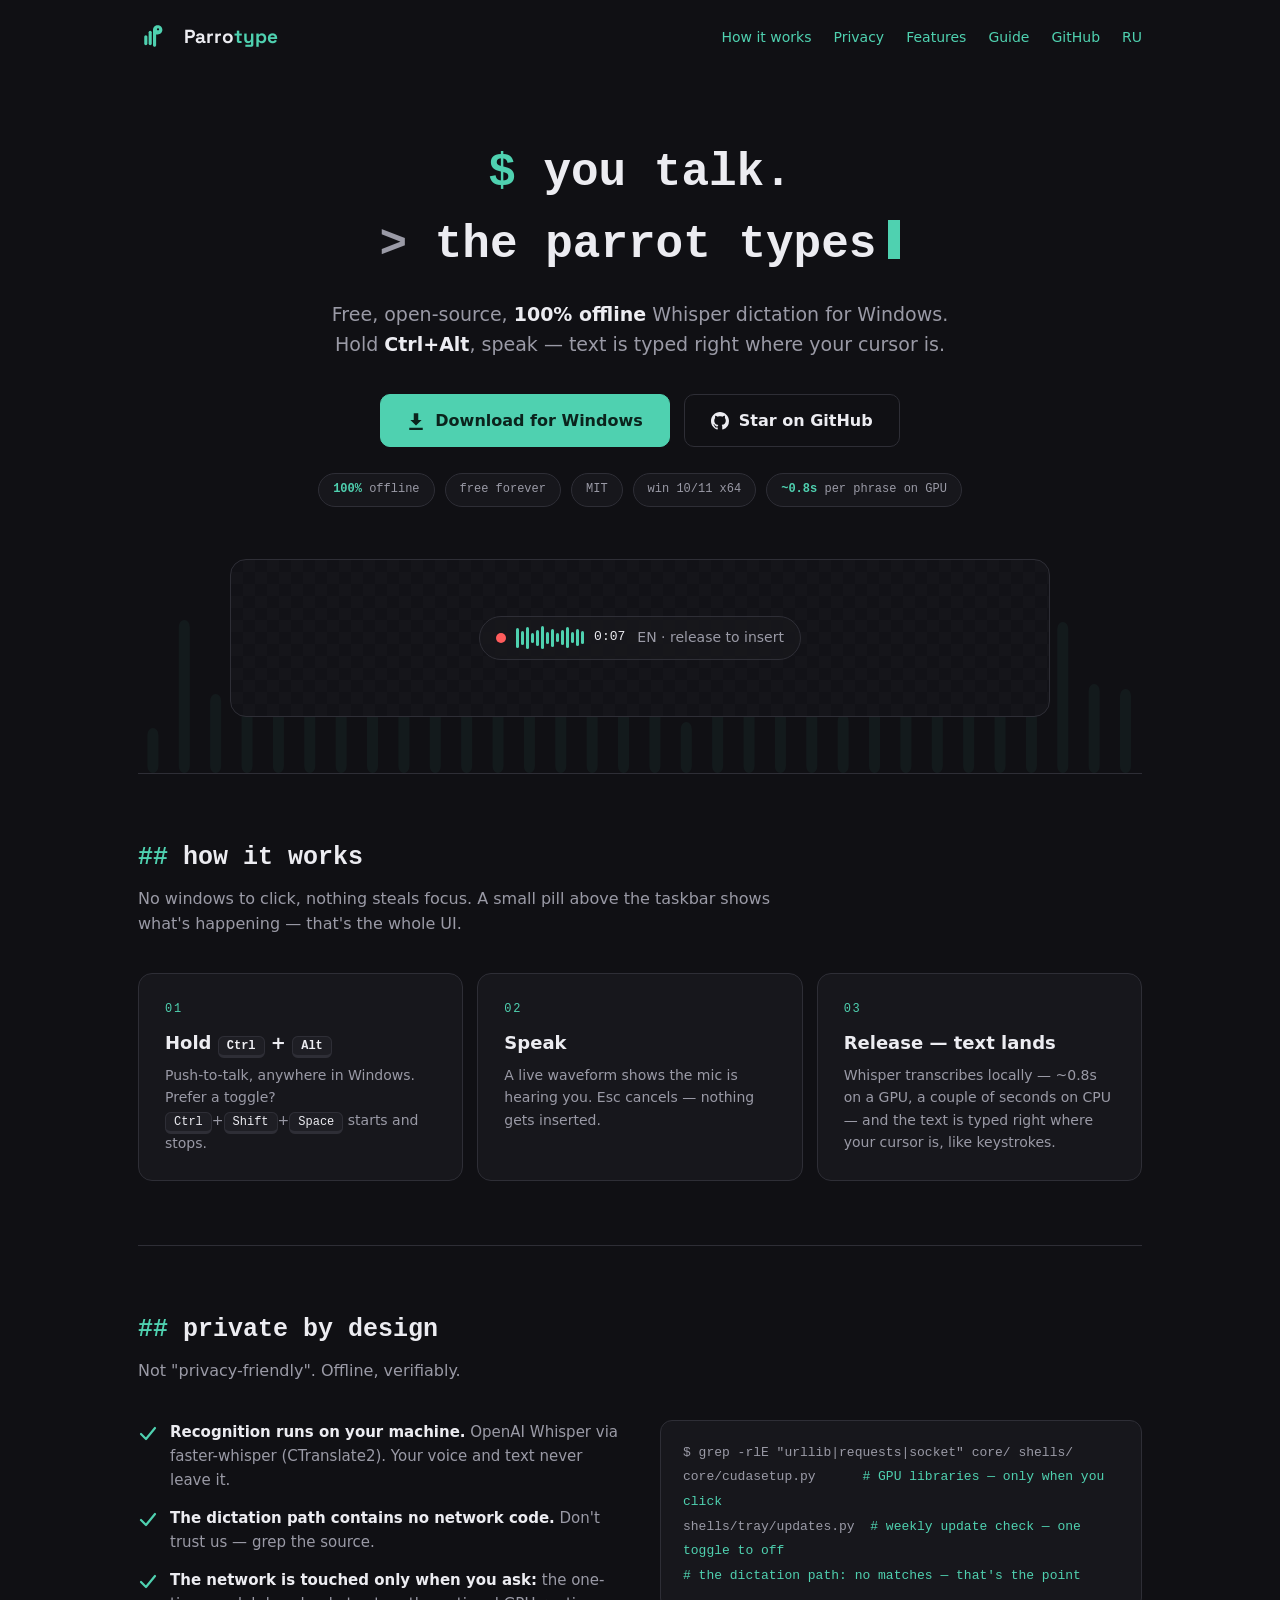
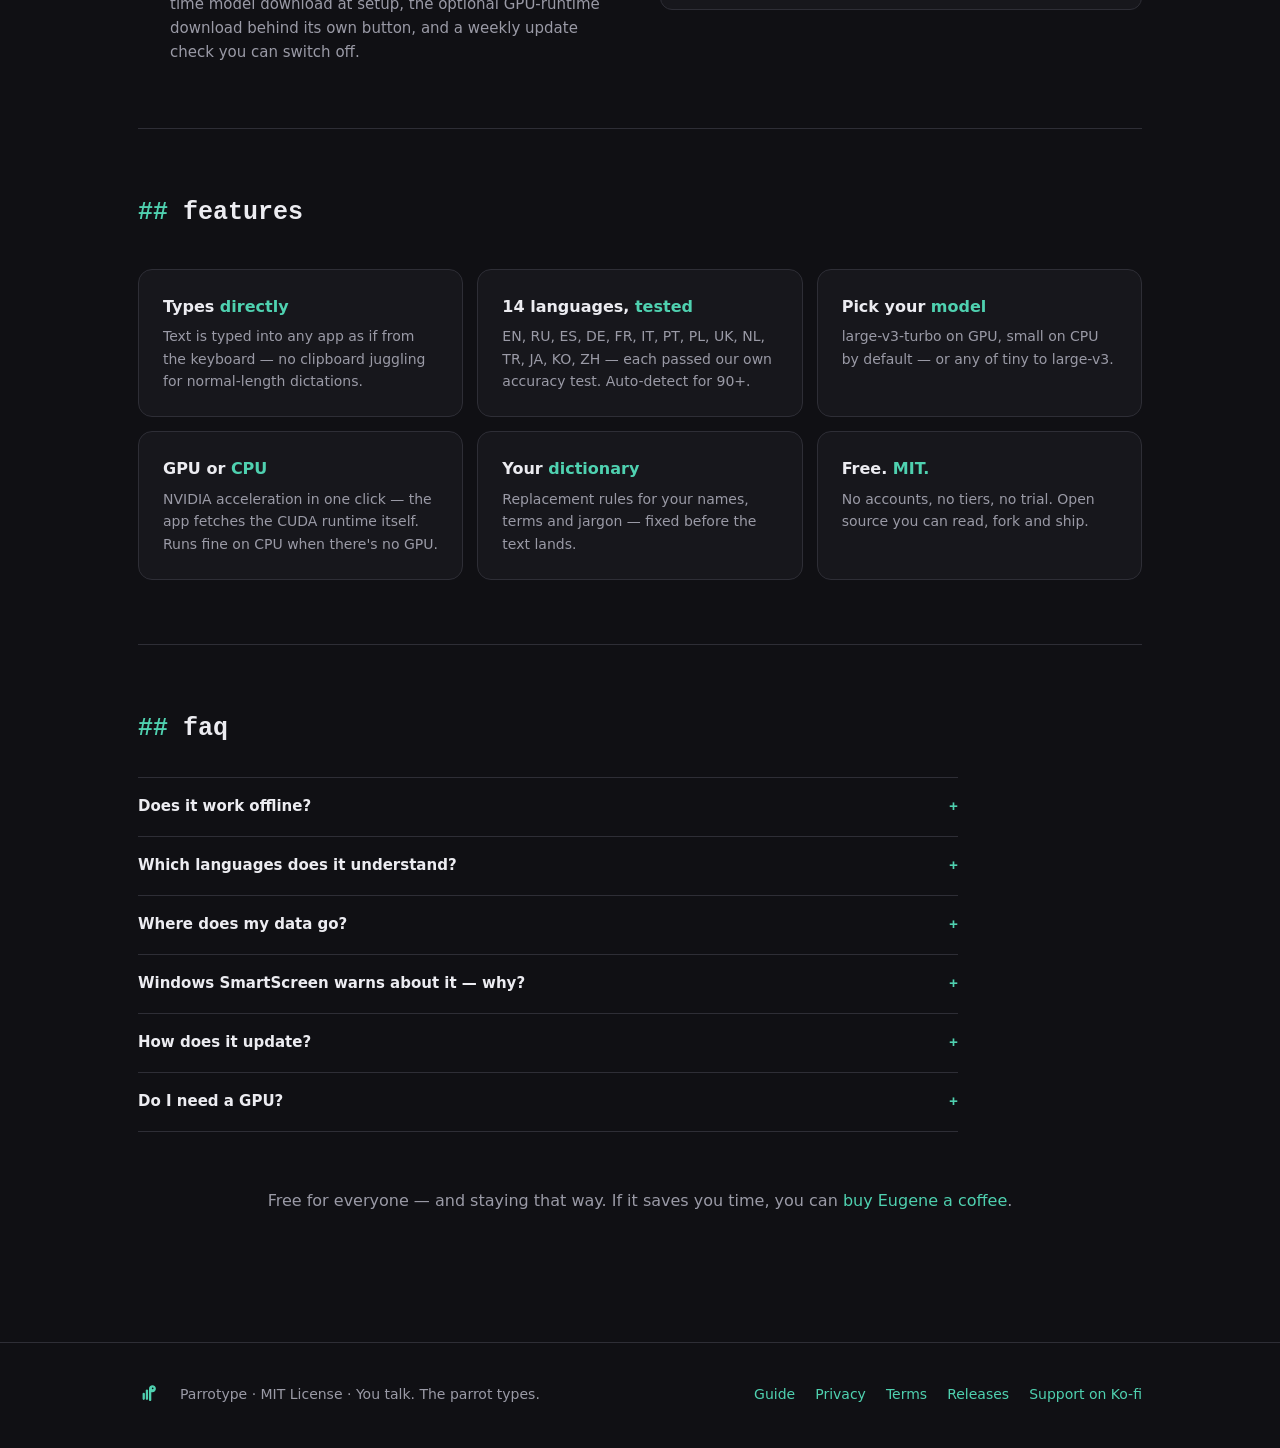
<file: docs/site/index.html>
<!DOCTYPE html>
<html lang="en">
<head>
<meta charset="utf-8">
<meta name="viewport" content="width=device-width, initial-scale=1">
<meta name="color-scheme" content="dark">
<meta name="theme-color" content="#101014">
<title>Parrotype — you talk, the parrot types</title>
<meta name="description" content="Free, open-source, 100% offline Whisper dictation for Windows. Hold Ctrl+Alt, speak — text is typed right where your cursor is.">
<link rel="canonical" href="https://yorxenhq.github.io/parrotype/">
<link rel="alternate" hreflang="en" href="https://yorxenhq.github.io/parrotype/">
<link rel="alternate" hreflang="ru" href="https://yorxenhq.github.io/parrotype/ru.html">
<link rel="alternate" hreflang="x-default" href="https://yorxenhq.github.io/parrotype/">
<link rel="icon" type="image/svg+xml" href="favicon.svg">
<meta property="og:type" content="website">
<meta property="og:title" content="Parrotype — you talk, the parrot types">
<meta property="og:description" content="Free, open-source, 100% offline Whisper dictation for Windows.">
<meta property="og:image" content="https://yorxenhq.github.io/parrotype/og.png">
<meta property="og:url" content="https://yorxenhq.github.io/parrotype/">
<meta name="twitter:card" content="summary_large_image">
<style>
*{margin:0;padding:0;box-sizing:border-box}
:root{--bg:#101014;--ov:rgba(23,23,28,.88);--surf:#17171C;--card:#1E1E24;--line:#2E2E36;--text:#ECECF1;--mut:#9A9AA6;--mint:#4FD1B0;--rec:#FF5C5C}
@font-face{font-family:"Space Grotesk";src:url(fonts/space-grotesk.woff2) format("woff2");font-weight:300 700;font-display:swap}
body{background:var(--bg);color:var(--text);font-family:"Segoe UI Variable","Segoe UI",system-ui,sans-serif;line-height:1.6}
.mono{font-family:"Cascadia Mono","Consolas",monospace}
.sg{font-family:'Space Grotesk',"Segoe UI Variable","Segoe UI",sans-serif}
a{color:var(--mint);text-decoration:none}a:hover{color:#7FE3C9}
.wrap{max-width:1060px;margin:0 auto;padding:0 28px}
nav{display:flex;align-items:center;gap:16px;padding:22px 0}
nav .nm{font-weight:700;font-size:19px}
nav .nm .a{color:var(--mint)}
nav .sp{margin-left:auto;display:flex;gap:22px;font-size:14px;flex-wrap:wrap}
.hero{padding:64px 0 56px;text-align:center;position:relative}
.hero>*{position:relative;z-index:1}
.wavebg{z-index:0!important}
.hero h1{font-size:clamp(28px,4.2vw,46px);font-weight:600;line-height:1.55}
.hero .mm{color:var(--mut)}
.cur{display:inline-block;width:12px;height:.85em;background:var(--mint);vertical-align:-2px;margin-left:12px;animation:blink 1.2s steps(1) infinite}
@keyframes blink{50%{opacity:0}}
.hero h1 .a{color:var(--mint)}
.hero .sub{font-size:19px;color:var(--mut);max-width:640px;margin:18px auto 0}
.hero .sub b{color:var(--text);font-weight:600}
.cta{display:flex;gap:14px;justify-content:center;margin-top:34px;flex-wrap:wrap}
.btn{display:inline-flex;align-items:center;gap:10px;border-radius:10px;padding:13px 26px;font-size:16px;font-weight:600;border:1px solid var(--line);transition:background .15s,border-color .15s}
.btn.p{background:var(--mint);color:#0B241D;border-color:var(--mint)}
.btn.p:hover{background:#66DBBE;color:#0B241D}
.btn.s{color:var(--text)}
.btn.s:hover{border-color:#4a4a56;color:var(--text)}
.btn:focus-visible{outline:2px solid var(--mint);outline-offset:3px}
.chips{display:flex;gap:10px;justify-content:center;margin-top:26px;flex-wrap:wrap}
.chip{font-family:"Cascadia Mono","Consolas",monospace;font-size:12px;border:1px solid var(--line);border-radius:999px;padding:6px 14px;background:var(--surf);color:var(--mut);white-space:nowrap}
.chip b{color:var(--mint);font-weight:600}
.demo{margin:52px auto 0;max-width:820px;background:repeating-conic-gradient(#15151A 0% 25%,#121217 0% 50%) 0 0/24px 24px;border:1px solid var(--line);border-radius:16px;padding:56px 20px;display:flex;justify-content:center}
.pill{height:44px;border-radius:22px;background:var(--ov);border:1px solid var(--line);display:inline-flex;align-items:center;padding:0 16px;font-size:14px;white-space:nowrap}
.rec{width:10px;height:10px;border-radius:50%;background:var(--rec);animation:pulse 1.5s ease-in-out infinite}
@keyframes pulse{0%,100%{opacity:1}50%{opacity:.45}}
.wave{display:flex;align-items:center;gap:2px;height:24px;margin-left:10px}
.wave i{width:3px;border-radius:1.5px;background:var(--mint);display:block;animation:wv 1.1s ease-in-out infinite}
@keyframes wv{0%,100%{transform:scaleY(.35)}50%{transform:scaleY(1)}}
@media(prefers-reduced-motion:reduce){.cur,.rec,.wave i{animation:none}}
.timer{font-family:"Cascadia Mono","Consolas",monospace;font-size:13px;margin-left:10px}
.hint{color:var(--mut);margin-left:12px}
section{padding:64px 0;border-top:1px solid var(--line)}
h2{font-family:"Cascadia Mono","Consolas",monospace;font-size:25px;font-weight:600;margin-bottom:8px}
h2 .hh{color:var(--mint)}
.lead{color:var(--mut);font-size:16px;max-width:640px}
.steps{display:grid;grid-template-columns:repeat(3,1fr);gap:14px;margin-top:36px}
.step{background:var(--surf);border:1px solid var(--line);border-radius:14px;padding:26px}
.step .n{font-family:"Cascadia Mono","Consolas",monospace;font-size:12px;color:var(--mint);letter-spacing:.14em}
.step h3{font-size:18px;font-weight:600;margin:10px 0 6px}
.step p{font-size:14px;color:var(--mut)}
.key{font-family:"Cascadia Mono","Consolas",monospace;font-size:12px;color:var(--text);border:1px solid var(--line);border-bottom-width:3px;border-radius:6px;padding:2px 8px;background:var(--card);white-space:nowrap}
.grid{display:grid;grid-template-columns:repeat(3,1fr);gap:14px;margin-top:36px}
.f{background:var(--surf);border:1px solid var(--line);border-radius:14px;padding:24px}
.f h3{font-size:16px;font-weight:600;margin-bottom:6px}
.f p{font-size:14px;color:var(--mut)}
.f h3 .a{color:var(--mint)}
.priv{display:grid;grid-template-columns:1fr 1fr;gap:40px;align-items:start;margin-top:36px}
.priv ul{list-style:none;display:flex;flex-direction:column;gap:14px}
.priv li{display:flex;gap:12px;font-size:15px;color:var(--mut)}
.priv li b{color:var(--text);font-weight:600}
.tick{flex:none;width:20px;height:20px;margin-top:3px}
.code{background:var(--surf);border:1px solid var(--line);border-radius:12px;padding:20px 22px;font-family:"Cascadia Mono","Consolas",monospace;font-size:13px;color:var(--mut);line-height:1.9;overflow-x:auto}
.code .c{color:var(--mint)}
.faq{max-width:820px;margin-top:28px}
details{border-top:1px solid var(--line)}
details:last-of-type{border-bottom:1px solid var(--line)}
summary{font-weight:600;font-size:15px;padding:16px 0;cursor:pointer;list-style:none;display:flex;justify-content:space-between;align-items:baseline;gap:16px}
summary::-webkit-details-marker{display:none}
summary::after{content:"+";color:var(--mint);font-family:"Cascadia Mono","Consolas",monospace;flex:none}
details[open] summary::after{content:"−"}
details p{color:var(--mut);font-size:14px;margin:0;padding:0 0 16px}
.closer{text-align:center;color:var(--mut);padding:56px 0 0}
footer{border-top:1px solid var(--line);padding:40px 0 56px;margin-top:64px}
.frow{display:flex;align-items:center;gap:20px;flex-wrap:wrap;font-size:14px;color:var(--mut)}
.frow .sp{margin-left:auto;display:flex;gap:20px;flex-wrap:wrap}
@media(max-width:820px){.steps,.grid{grid-template-columns:1fr}.priv{grid-template-columns:1fr}}
@media(max-width:680px){
  nav{flex-wrap:wrap;row-gap:10px;padding:18px 0 14px}
  nav .sp{margin-left:0;flex-basis:100%;justify-content:flex-start;gap:8px 18px;font-size:13px}
  .hero{padding:40px 0 48px}
  .hero h1{font-size:clamp(21px,6.2vw,46px)}
  .cur{width:9px;margin-left:8px}
  .demo{padding:40px 12px}
  .frow .sp{margin-left:0;flex-basis:100%}
}
@media(max-width:480px){.pill .hint{display:none}.pill{font-size:13px}}
body{overflow-x:hidden}
</style>
</head>
<body>
<div class="wrap">
<nav>
  <svg width="30" height="30" viewBox="0 0 96 96" xmlns="http://www.w3.org/2000/svg" aria-hidden="true"><rect x="20" y="42" width="10" height="32" rx="5" fill="#4FD1B0"></rect><rect x="34" y="28" width="10" height="46" rx="5" fill="#4FD1B0"></rect><path d="M48 74 L48 25 C48 16 54.8 10 63 10 C71.5 10 78 16.5 78 25 C78 33.5 71.5 40 63 40 L58 40 L58 74 C58 76.8 55.8 79 53 79 C50.2 79 48 76.8 48 74 Z" fill="#4FD1B0"></path><circle cx="64" cy="23.5" r="3.6" fill="#101014"></circle></svg>
  <span class="nm sg">Parro<span class="a">type</span></span>
  <span class="sp"><a href="#how">How it works</a><a href="#privacy">Privacy</a><a href="#features">Features</a><a href="guide.html">Guide</a><a href="https://github.com/yorxenhq/parrotype" rel="noopener">GitHub</a><a href="ru.html" lang="ru" hreflang="ru">RU</a></span>
</nav>

<div class="hero">
<svg class="wavebg" style="position:absolute;left:0;bottom:0;width:100%;height:180px;z-index:0;pointer-events:none" viewBox="0 0 1280 180" preserveAspectRatio="none" aria-hidden="true"><g fill="#4FD1B0" opacity="0.05"><rect x="12" y="135" width="14" height="45" rx="7"></rect><rect x="52" y="27" width="14" height="153" rx="7"></rect><rect x="92" y="101" width="14" height="79" rx="7"></rect><rect x="132" y="110" width="14" height="70" rx="7"></rect><rect x="172" y="50" width="14" height="130" rx="7"></rect><rect x="212" y="73" width="14" height="107" rx="7"></rect><rect x="252" y="96" width="14" height="84" rx="7"></rect><rect x="292" y="47" width="14" height="133" rx="7"></rect><rect x="332" y="47" width="14" height="133" rx="7"></rect><rect x="372" y="71" width="14" height="109" rx="7"></rect><rect x="412" y="55" width="14" height="125" rx="7"></rect><rect x="452" y="61" width="14" height="119" rx="7"></rect><rect x="492" y="39" width="14" height="141" rx="7"></rect><rect x="532" y="107" width="14" height="73" rx="7"></rect><rect x="572" y="91" width="14" height="89" rx="7"></rect><rect x="612" y="52" width="14" height="128" rx="7"></rect><rect x="652" y="53" width="14" height="127" rx="7"></rect><rect x="692" y="129" width="14" height="51" rx="7"></rect><rect x="732" y="55" width="14" height="125" rx="7"></rect><rect x="772" y="80" width="14" height="100" rx="7"></rect><rect x="812" y="27" width="14" height="153" rx="7"></rect><rect x="852" y="41" width="14" height="139" rx="7"></rect><rect x="892" y="121" width="14" height="59" rx="7"></rect><rect x="932" y="75" width="14" height="105" rx="7"></rect><rect x="972" y="27" width="14" height="153" rx="7"></rect><rect x="1012" y="54" width="14" height="126" rx="7"></rect><rect x="1052" y="60" width="14" height="120" rx="7"></rect><rect x="1092" y="67" width="14" height="113" rx="7"></rect><rect x="1132" y="28" width="14" height="152" rx="7"></rect><rect x="1172" y="29" width="14" height="151" rx="7"></rect><rect x="1212" y="91" width="14" height="89" rx="7"></rect><rect x="1252" y="96" width="14" height="84" rx="7"></rect></g></svg>
  <h1 class="mono th"><span class="a">$</span> you talk.<br><span class="mm">&gt;</span> the parrot types<span class="cur"></span></h1>
  <p class="sub">Free, open-source, <b>100% offline</b> Whisper dictation for Windows. Hold <b>Ctrl+Alt</b>, speak — text is typed right where your cursor is.</p>
  <div class="cta">
    <a class="btn p" href="https://github.com/yorxenhq/parrotype/releases"><svg width="18" height="18" viewBox="0 0 16 16" fill="currentColor" aria-hidden="true"><path d="M8 12 3 7h3V1h4v6h3L8 12Zm-6 2h12v2H2v-2Z"></path></svg>Download for Windows</a>
    <a class="btn s" href="https://github.com/yorxenhq/parrotype" rel="noopener"><svg width="18" height="18" viewBox="0 0 16 16" fill="currentColor" aria-hidden="true"><path d="M8 0C3.58 0 0 3.58 0 8c0 3.54 2.29 6.53 5.47 7.59.4.07.55-.17.55-.38 0-.19-.01-.82-.01-1.49-2.01.37-2.53-.49-2.69-.94-.09-.23-.48-.94-.82-1.13-.28-.15-.68-.52-.01-.53.63-.01 1.08.58 1.23.82.72 1.21 1.87.87 2.33.66.07-.52.28-.87.51-1.07-1.78-.2-3.64-.89-3.64-3.95 0-.87.31-1.59.82-2.15-.08-.2-.36-1.02.08-2.12 0 0 .67-.21 2.2.82.64-.18 1.32-.27 2-.27s1.36.09 2 .27c1.53-1.04 2.2-.82 2.2-.82.44 1.1.16 1.92.08 2.12.51.56.82 1.27.82 2.15 0 3.07-1.87 3.75-3.65 3.95.29.25.54.73.54 1.48 0 1.07-.01 1.93-.01 2.2 0 .21.15.46.55.38A8.01 8.01 0 0 0 16 8c0-4.42-3.58-8-8-8Z"></path></svg>Star on GitHub</a>
  </div>
  <div class="chips"><span class="chip"><b>100%</b> offline</span><span class="chip">free forever</span><span class="chip">MIT</span><span class="chip">win 10/11 x64</span><span class="chip"><b>~0.8s</b> per phrase on GPU</span></div>
  <div class="demo"><div class="pill"><span class="rec"></span><span class="wave"><i style="height:20px;animation-delay:0s"></i><i style="height:14px;animation-delay:.12s"></i><i style="height:22px;animation-delay:.24s"></i><i style="height:10px;animation-delay:.36s"></i><i style="height:16px;animation-delay:.48s"></i><i style="height:23px;animation-delay:.6s"></i><i style="height:12px;animation-delay:.72s"></i><i style="height:18px;animation-delay:.84s"></i><i style="height:9px;animation-delay:.96s"></i><i style="height:15px;animation-delay:.3s"></i><i style="height:21px;animation-delay:.55s"></i><i style="height:11px;animation-delay:.8s"></i><i style="height:17px;animation-delay:.2s"></i><i style="height:13px;animation-delay:.44s"></i></span><span class="timer">0:07</span><span class="hint">EN · release to insert</span></div></div>
</div>

<section id="how">
  <h2><span class="hh">##</span> how it works</h2>
  <p class="lead">No windows to click, nothing steals focus. A small pill above the taskbar shows what's happening — that's the whole UI.</p>
  <div class="steps">
    <div class="step"><div class="n">01</div><h3>Hold <span class="key">Ctrl</span> + <span class="key">Alt</span></h3><p>Push-to-talk, anywhere in Windows. Prefer a toggle? <span class="key">Ctrl</span>+<span class="key">Shift</span>+<span class="key">Space</span> starts and stops.</p></div>
    <div class="step"><div class="n">02</div><h3>Speak</h3><p>A live waveform shows the mic is hearing you. Esc cancels — nothing gets inserted.</p></div>
    <div class="step"><div class="n">03</div><h3>Release — text lands</h3><p>Whisper transcribes locally — ~0.8s on a GPU, a couple of seconds on CPU — and the text is typed right where your cursor is, like keystrokes.</p></div>
  </div>
</section>

<section id="privacy">
  <h2><span class="hh">##</span> private by design</h2>
  <p class="lead">Not "privacy-friendly". Offline, verifiably.</p>
  <div class="priv">
    <ul>
      <li><svg class="tick" viewBox="0 0 20 20" aria-hidden="true"><path d="M3 11 8 16 17 5" fill="none" stroke="#4FD1B0" stroke-width="2.2" stroke-linecap="round" stroke-linejoin="round"></path></svg><span><b>Recognition runs on your machine.</b> OpenAI Whisper via faster-whisper (CTranslate2). Your voice and text never leave it.</span></li>
      <li><svg class="tick" viewBox="0 0 20 20" aria-hidden="true"><path d="M3 11 8 16 17 5" fill="none" stroke="#4FD1B0" stroke-width="2.2" stroke-linecap="round" stroke-linejoin="round"></path></svg><span><b>The dictation path contains no network code.</b> Don't trust us — grep the source.</span></li>
      <li><svg class="tick" viewBox="0 0 20 20" aria-hidden="true"><path d="M3 11 8 16 17 5" fill="none" stroke="#4FD1B0" stroke-width="2.2" stroke-linecap="round" stroke-linejoin="round"></path></svg><span><b>The network is touched only when you ask:</b> the one-time model download at setup, the optional GPU-runtime download behind its own button, and a weekly update check you can switch off.</span></li>
    </ul>
    <div class="code">$ grep -rlE "urllib|requests|socket" core/ shells/<br>core/cudasetup.py&nbsp;&nbsp;&nbsp;&nbsp;&nbsp;&nbsp;<span class="c"># GPU libraries — only when you click</span><br>shells/tray/updates.py&nbsp;&nbsp;<span class="c"># weekly update check — one toggle to off</span><br><span class="c"># the dictation path: no matches — that's the point</span></div>
  </div>
</section>

<section id="features">
  <h2><span class="hh">##</span> features</h2>
  <div class="grid">
    <div class="f"><h3>Types <span class="a">directly</span></h3><p>Text is typed into any app as if from the keyboard — no clipboard juggling for normal-length dictations.</p></div>
    <div class="f"><h3>14 languages, <span class="a">tested</span></h3><p>EN, RU, ES, DE, FR, IT, PT, PL, UK, NL, TR, JA, KO, ZH — each passed our own accuracy test. Auto-detect for 90+.</p></div>
    <div class="f"><h3>Pick your <span class="a">model</span></h3><p>large-v3-turbo on GPU, small on CPU by default — or any of tiny to large-v3.</p></div>
    <div class="f"><h3>GPU or <span class="a">CPU</span></h3><p>NVIDIA acceleration in one click — the app fetches the CUDA runtime itself. Runs fine on CPU when there's no GPU.</p></div>
    <div class="f"><h3>Your <span class="a">dictionary</span></h3><p>Replacement rules for your names, terms and jargon — fixed before the text lands.</p></div>
    <div class="f"><h3>Free. <span class="a">MIT.</span></h3><p>No accounts, no tiers, no trial. Open source you can read, fork and ship.</p></div>
  </div>
</section>

<section id="faq">
  <h2><span class="hh">##</span> faq</h2>
  <div class="faq">
    <details>
      <summary>Does it work offline?</summary>
      <p>Yes. The model downloads once on first run — ~75 MB to ~3 GB, you pick the size. After that, recognition is fully local; airplane mode is fine. The only other network calls are optional and yours to trigger: the GPU-runtime download behind its own button, and a weekly check for a new version you can switch off in Settings.</p>
    </details>
    <details>
      <summary>Which languages does it understand?</summary>
      <p>English, Russian, Spanish, German, French, Italian, Portuguese, Polish, Ukrainian, Dutch, Turkish, Japanese, Korean and Chinese — each passed a measured recognition-quality gate before it made the menu. Auto-detect covers the 90+ languages Whisper knows. The interface itself speaks English and Russian.</p>
    </details>
    <details>
      <summary>Where does my data go?</summary>
      <p>Nowhere. Audio is processed in memory and transcribed on your machine. Dictation history, if you keep it on, is a local file capped at the last 50 entries — you can clear it or turn it off. No accounts, no telemetry, no analytics.</p>
    </details>
    <details>
      <summary>Windows SmartScreen warns about it — why?</summary>
      <p>The installer isn't code-signed yet: certificates cost real money and Parrotype is free. Click "More info", then "Run anyway". If you'd rather trust the code than us — it's open source, build it yourself in four commands.</p>
    </details>
    <details>
      <summary>How does it update?</summary>
      <p>It doesn't touch anything by itself. Once a week it can ask GitHub whether a new version is out — one anonymous request, nothing about you is sent, and you can turn it off. Updating is just downloading the new installer.</p>
    </details>
    <details>
      <summary>Do I need a GPU?</summary>
      <p>No. On a regular CPU a phrase takes a couple of seconds with the default model. Have an NVIDIA card? The app offers a one-click CUDA download and the best model answers in ~0.8 s per phrase, measured.</p>
    </details>
  </div>
  <p class="closer">Free for everyone — and staying that way. If it saves you time, you can <a href="https://ko-fi.com/eugene_vovk" rel="noopener">buy Eugene a coffee</a>.</p>
</section>
</div>

<footer>
  <div class="wrap frow">
    <svg width="22" height="22" viewBox="0 0 96 96" xmlns="http://www.w3.org/2000/svg" aria-hidden="true"><rect x="20" y="42" width="10" height="32" rx="5" fill="#4FD1B0"></rect><rect x="34" y="28" width="10" height="46" rx="5" fill="#4FD1B0"></rect><path d="M48 74 L48 25 C48 16 54.8 10 63 10 C71.5 10 78 16.5 78 25 C78 33.5 71.5 40 63 40 L58 40 L58 74 C58 76.8 55.8 79 53 79 C50.2 79 48 76.8 48 74 Z" fill="#4FD1B0"></path><circle cx="64" cy="23.5" r="3.6" fill="#101014"></circle></svg>
    <span>Parrotype · MIT License · You talk. The parrot types.</span>
    <span class="sp"><a href="guide.html">Guide</a><a href="privacy.html">Privacy</a><a href="terms.html">Terms</a><a href="https://github.com/yorxenhq/parrotype/releases" rel="noopener">Releases</a><a href="https://ko-fi.com/eugene_vovk" rel="noopener">Support on Ko-fi</a></span>
  </div>
</footer>

<script type="application/ld+json">
{
  "@context": "https://schema.org",
  "@type": "SoftwareApplication",
  "name": "Parrotype",
  "operatingSystem": "Windows 10, Windows 11",
  "applicationCategory": "UtilitiesApplication",
  "offers": { "@type": "Offer", "price": "0", "priceCurrency": "USD" },
  "downloadUrl": "https://github.com/yorxenhq/parrotype/releases/latest",
  "softwareVersion": "1.0.0",
  "license": "https://github.com/yorxenhq/parrotype/blob/main/LICENSE",
  "url": "https://yorxenhq.github.io/parrotype/",
  "image": "https://yorxenhq.github.io/parrotype/og.png",
  "author": { "@type": "Person", "name": "Eugene" }
}
</script>
<script type="application/ld+json">
{
  "@context": "https://schema.org",
  "@type": "FAQPage",
  "mainEntity": [
    {
      "@type": "Question",
      "name": "Does it work offline?",
      "acceptedAnswer": { "@type": "Answer", "text": "Yes. The model downloads once on first run — ~75 MB to ~3 GB, you pick the size. After that, recognition is fully local; airplane mode is fine. The only other network calls are optional and yours to trigger: the GPU-runtime download behind its own button, and a weekly check for a new version you can switch off in Settings." }
    },
    {
      "@type": "Question",
      "name": "Which languages does it understand?",
      "acceptedAnswer": { "@type": "Answer", "text": "English, Russian, Spanish, German, French, Italian, Portuguese, Polish, Ukrainian, Dutch, Turkish, Japanese, Korean and Chinese — each passed a measured recognition-quality gate before it made the menu. Auto-detect covers the 90+ languages Whisper knows. The interface itself speaks English and Russian." }
    },
    {
      "@type": "Question",
      "name": "Where does my data go?",
      "acceptedAnswer": { "@type": "Answer", "text": "Nowhere. Audio is processed in memory and transcribed on your machine. Dictation history, if you keep it on, is a local file capped at the last 50 entries — you can clear it or turn it off. No accounts, no telemetry, no analytics." }
    },
    {
      "@type": "Question",
      "name": "Windows SmartScreen warns about it — why?",
      "acceptedAnswer": { "@type": "Answer", "text": "The installer isn't code-signed yet: certificates cost real money and Parrotype is free. Click \"More info\", then \"Run anyway\". If you'd rather trust the code than us — it's open source, build it yourself in four commands." }
    },
    {
      "@type": "Question",
      "name": "How does it update?",
      "acceptedAnswer": { "@type": "Answer", "text": "It doesn't touch anything by itself. Once a week it can ask GitHub whether a new version is out — one anonymous request, nothing about you is sent, and you can turn it off. Updating is just downloading the new installer." }
    },
    {
      "@type": "Question",
      "name": "Do I need a GPU?",
      "acceptedAnswer": { "@type": "Answer", "text": "No. On a regular CPU a phrase takes a couple of seconds with the default model. Have an NVIDIA card? The app offers a one-click CUDA download and the best model answers in about 0.8 s per phrase, measured." }
    }
  ]
}
</script>
</body>
</html>
</file>
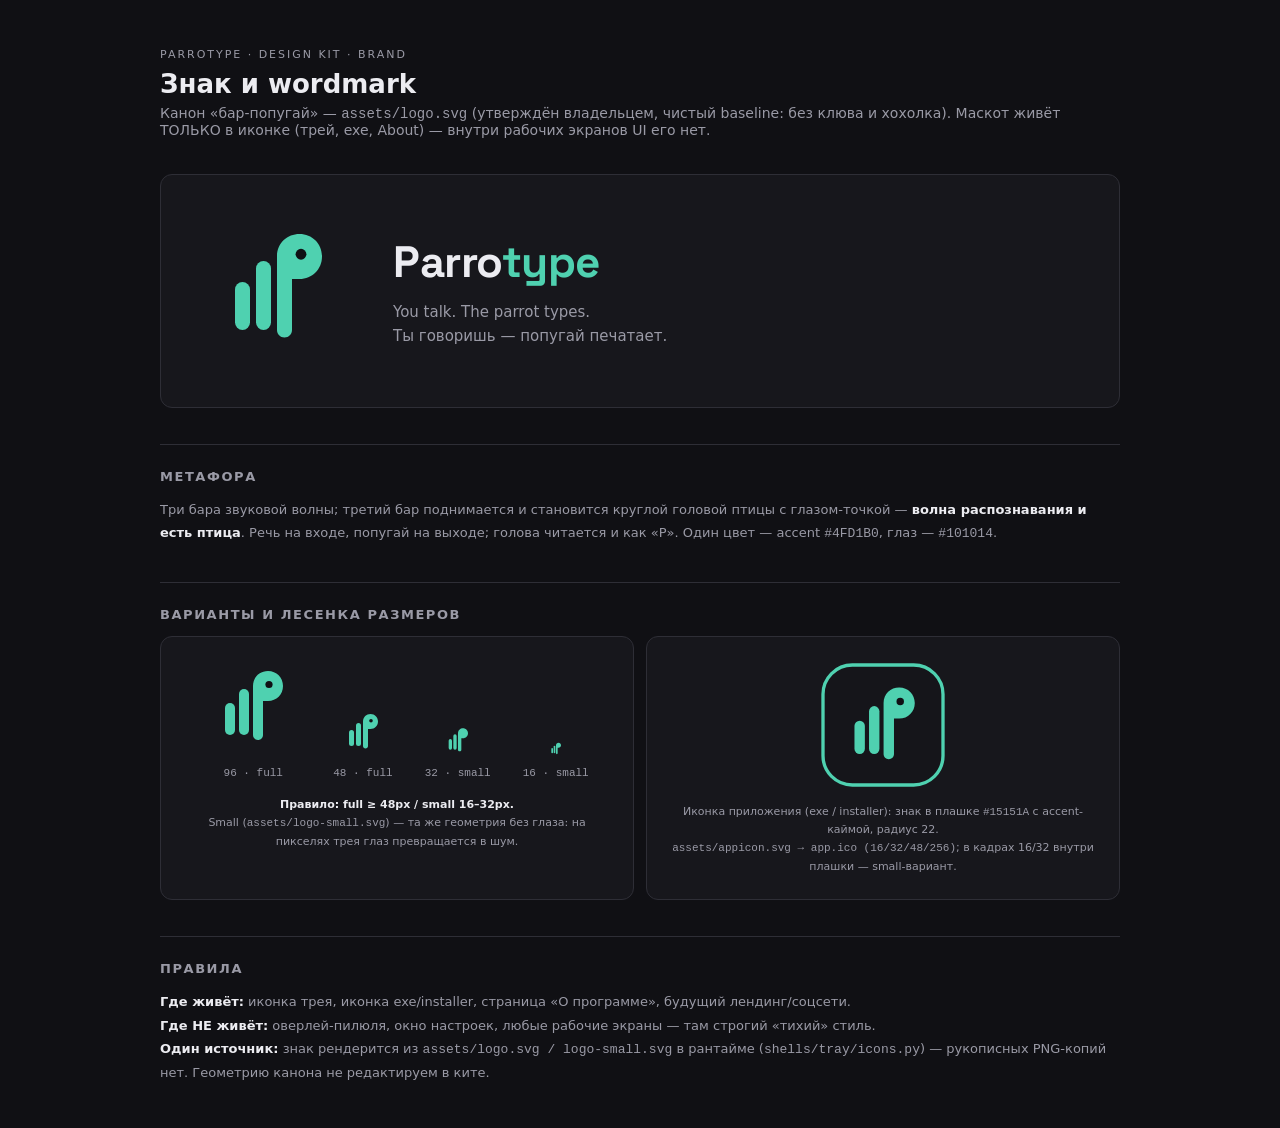
<file: design/kit/logo.html>
<!-- @dsCard group="Brand" -->
<!doctype html>
<html lang="ru">
<head>
<meta charset="utf-8">
<meta name="viewport" content="width=device-width, initial-scale=1">
<title>Parrotype — Brand / Logo</title>
<style>/* Space Grotesk (OFL 1.1) embedded for self-contained preview */
@font-face { font-family: 'Space Grotesk'; src: url([data-uri]) format('truetype'); font-weight: 300 700; }</style>
<style>
  * { margin:0; padding:0; box-sizing:border-box; }
  body {
    background:#101014; color:#ECECF1;
    font-family:"Segoe UI Variable","Segoe UI",system-ui,sans-serif;
    padding:48px; min-height:100vh;
  }
  .wrap { max-width:960px; margin:0 auto; }
  .eyebrow { font-size:11px; letter-spacing:.18em; text-transform:uppercase; color:#9A9AA6; margin-bottom:8px; }
  h1 { font-size:26px; font-weight:600; margin-bottom:6px; }
  .sub { color:#9A9AA6; font-size:14px; margin-bottom:36px; }
  h2 { font-size:13px; font-weight:600; letter-spacing:.12em; text-transform:uppercase;
       color:#9A9AA6; margin:36px 0 14px; padding-top:24px; border-top:1px solid #2E2E36; }
  .mono { font-family:"Cascadia Mono","Consolas",monospace; }
  .hero { display:flex; align-items:center; gap:44px; background:#17171C; border:1px solid #2E2E36;
          border-radius:12px; padding:44px; }
  .wordmark { font-family:'Space Grotesk','Segoe UI Variable','Segoe UI';
              font-size:44px; font-weight:700; letter-spacing:-0.01em; }
  .wordmark .a { color:#4FD1B0; }
  .slogan { margin-top:10px; font-size:15px; color:#9A9AA6; line-height:1.6; }
  .grid { display:grid; grid-template-columns:1fr 1fr; gap:12px; }
  .cell { background:#17171C; border:1px solid #2E2E36; border-radius:12px; padding:24px;
          display:flex; flex-direction:column; align-items:center; gap:14px; }
  .cell .cap { font-size:11px; color:#9A9AA6; text-align:center; line-height:1.6; }
  .ladder { display:flex; align-items:flex-end; gap:32px; justify-content:center; }
  .step { display:flex; flex-direction:column; align-items:center; gap:8px; }
  .rules { font-size:13px; color:#9A9AA6; line-height:1.8; }
  .rules b { color:#ECECF1; font-weight:600; }
  svg { display:block; }
</style>
</head>
<body>
<div class="wrap">
  <div class="eyebrow">Parrotype · Design Kit · Brand</div>
  <h1>Знак и wordmark</h1>
  <div class="sub">Канон «бар-попугай» — <span class="mono">assets/logo.svg</span> (утверждён владельцем, чистый baseline: без клюва и хохолка). Маскот живёт ТОЛЬКО в иконке (трей, exe, About) — внутри рабочих экранов UI его нет.</div>

  <div class="hero">
    <!-- canonical mark, verbatim from assets/logo.svg -->
    <svg width="144" height="144" viewBox="0 0 96 96" xmlns="http://www.w3.org/2000/svg" aria-label="Parrotype mark">
      <rect x="20" y="42" width="10" height="32" rx="5" fill="#4FD1B0"/>
      <rect x="34" y="28" width="10" height="46" rx="5" fill="#4FD1B0"/>
      <path d="M48 74 L48 25 C48 16 54.8 10 63 10 C71.5 10 78 16.5 78 25 C78 33.5 71.5 40 63 40 L58 40 L58 74 C58 76.8 55.8 79 53 79 C50.2 79 48 76.8 48 74 Z" fill="#4FD1B0"/>
      <circle cx="64" cy="23.5" r="3.6" fill="#101014"/>
    </svg>
    <div>
      <div class="wordmark">Parro<span class="a">type</span></div>
      <div class="slogan">You talk. The parrot types.<br>Ты говоришь — попугай печатает.</div>
    </div>
  </div>

  <h2>Метафора</h2>
  <div class="rules">
    Три бара звуковой волны; третий бар поднимается и становится круглой головой птицы с глазом-точкой —
    <b>волна распознавания и есть птица</b>. Речь на входе, попугай на выходе; голова читается и как «P».
    Один цвет — accent <span class="mono">#4FD1B0</span>, глаз — <span class="mono">#101014</span>.
  </div>

  <h2>Варианты и лесенка размеров</h2>
  <div class="grid">
    <div class="cell">
      <div class="ladder">
        <div class="step">
          <svg width="96" height="96" viewBox="0 0 96 96">
            <rect x="20" y="42" width="10" height="32" rx="5" fill="#4FD1B0"/>
            <rect x="34" y="28" width="10" height="46" rx="5" fill="#4FD1B0"/>
            <path d="M48 74 L48 25 C48 16 54.8 10 63 10 C71.5 10 78 16.5 78 25 C78 33.5 71.5 40 63 40 L58 40 L58 74 C58 76.8 55.8 79 53 79 C50.2 79 48 76.8 48 74 Z" fill="#4FD1B0"/>
            <circle cx="64" cy="23.5" r="3.6" fill="#101014"/>
          </svg>
          <div class="cap mono">96 · full</div>
        </div>
        <div class="step">
          <svg width="48" height="48" viewBox="0 0 96 96">
            <rect x="20" y="42" width="10" height="32" rx="5" fill="#4FD1B0"/>
            <rect x="34" y="28" width="10" height="46" rx="5" fill="#4FD1B0"/>
            <path d="M48 74 L48 25 C48 16 54.8 10 63 10 C71.5 10 78 16.5 78 25 C78 33.5 71.5 40 63 40 L58 40 L58 74 C58 76.8 55.8 79 53 79 C50.2 79 48 76.8 48 74 Z" fill="#4FD1B0"/>
            <circle cx="64" cy="23.5" r="3.6" fill="#101014"/>
          </svg>
          <div class="cap mono">48 · full</div>
        </div>
        <div class="step">
          <svg width="32" height="32" viewBox="0 0 96 96">
            <rect x="20" y="42" width="10" height="32" rx="5" fill="#4FD1B0"/>
            <rect x="34" y="28" width="10" height="46" rx="5" fill="#4FD1B0"/>
            <path d="M48 74 L48 25 C48 16 54.8 10 63 10 C71.5 10 78 16.5 78 25 C78 33.5 71.5 40 63 40 L58 40 L58 74 C58 76.8 55.8 79 53 79 C50.2 79 48 76.8 48 74 Z" fill="#4FD1B0"/>
          </svg>
          <div class="cap mono">32 · small</div>
        </div>
        <div class="step">
          <svg width="16" height="16" viewBox="0 0 96 96">
            <rect x="20" y="42" width="10" height="32" rx="5" fill="#4FD1B0"/>
            <rect x="34" y="28" width="10" height="46" rx="5" fill="#4FD1B0"/>
            <path d="M48 74 L48 25 C48 16 54.8 10 63 10 C71.5 10 78 16.5 78 25 C78 33.5 71.5 40 63 40 L58 40 L58 74 C58 76.8 55.8 79 53 79 C50.2 79 48 76.8 48 74 Z" fill="#4FD1B0"/>
          </svg>
          <div class="cap mono">16 · small</div>
        </div>
      </div>
      <div class="cap"><b style="color:#ECECF1;">Правило: full ≥ 48px / small 16–32px.</b><br>
        Small (<span class="mono">assets/logo-small.svg</span>) — та же геометрия без глаза:
        на пикселях трея глаз превращается в шум.</div>
    </div>
    <div class="cell">
      <!-- app icon, verbatim from assets/appicon.svg -->
      <svg width="128" height="128" viewBox="0 0 96 96" xmlns="http://www.w3.org/2000/svg">
        <rect x="3" y="3" width="90" height="90" rx="22" fill="#15151A"/>
        <rect x="3" y="3" width="90" height="90" rx="22" fill="none" stroke="#4FD1B0" stroke-width="2.5"/>
        <g transform="translate(11,12) scale(0.78)">
          <rect x="20" y="42" width="10" height="32" rx="5" fill="#4FD1B0"/>
          <rect x="34" y="28" width="10" height="46" rx="5" fill="#4FD1B0"/>
          <path d="M48 74 L48 25 C48 16 54.8 10 63 10 C71.5 10 78 16.5 78 25 C78 33.5 71.5 40 63 40 L58 40 L58 74 C58 76.8 55.8 79 53 79 C50.2 79 48 76.8 48 74 Z" fill="#4FD1B0"/>
          <circle cx="64" cy="23.5" r="3.6" fill="#101014"/>
        </g>
      </svg>
      <div class="cap">Иконка приложения (exe / installer): знак в плашке
        <span class="mono">#15151A</span> с accent-каймой, радиус 22.<br>
        <span class="mono">assets/appicon.svg → app.ico (16/32/48/256)</span>;
        в кадрах 16/32 внутри плашки — small-вариант.</div>
    </div>
  </div>

  <h2>Правила</h2>
  <div class="rules">
    <b>Где живёт:</b> иконка трея, иконка exe/installer, страница «О программе», будущий лендинг/соцсети.<br>
    <b>Где НЕ живёт:</b> оверлей-пилюля, окно настроек, любые рабочие экраны — там строгий «тихий» стиль.<br>
    <b>Один источник:</b> знак рендерится из <span class="mono">assets/logo.svg / logo-small.svg</span> в рантайме
    (<span class="mono">shells/tray/icons.py</span>) — рукописных PNG-копий нет. Геометрию канона не редактируем в ките.
  </div>
</div>
</body>
</html>
</file>
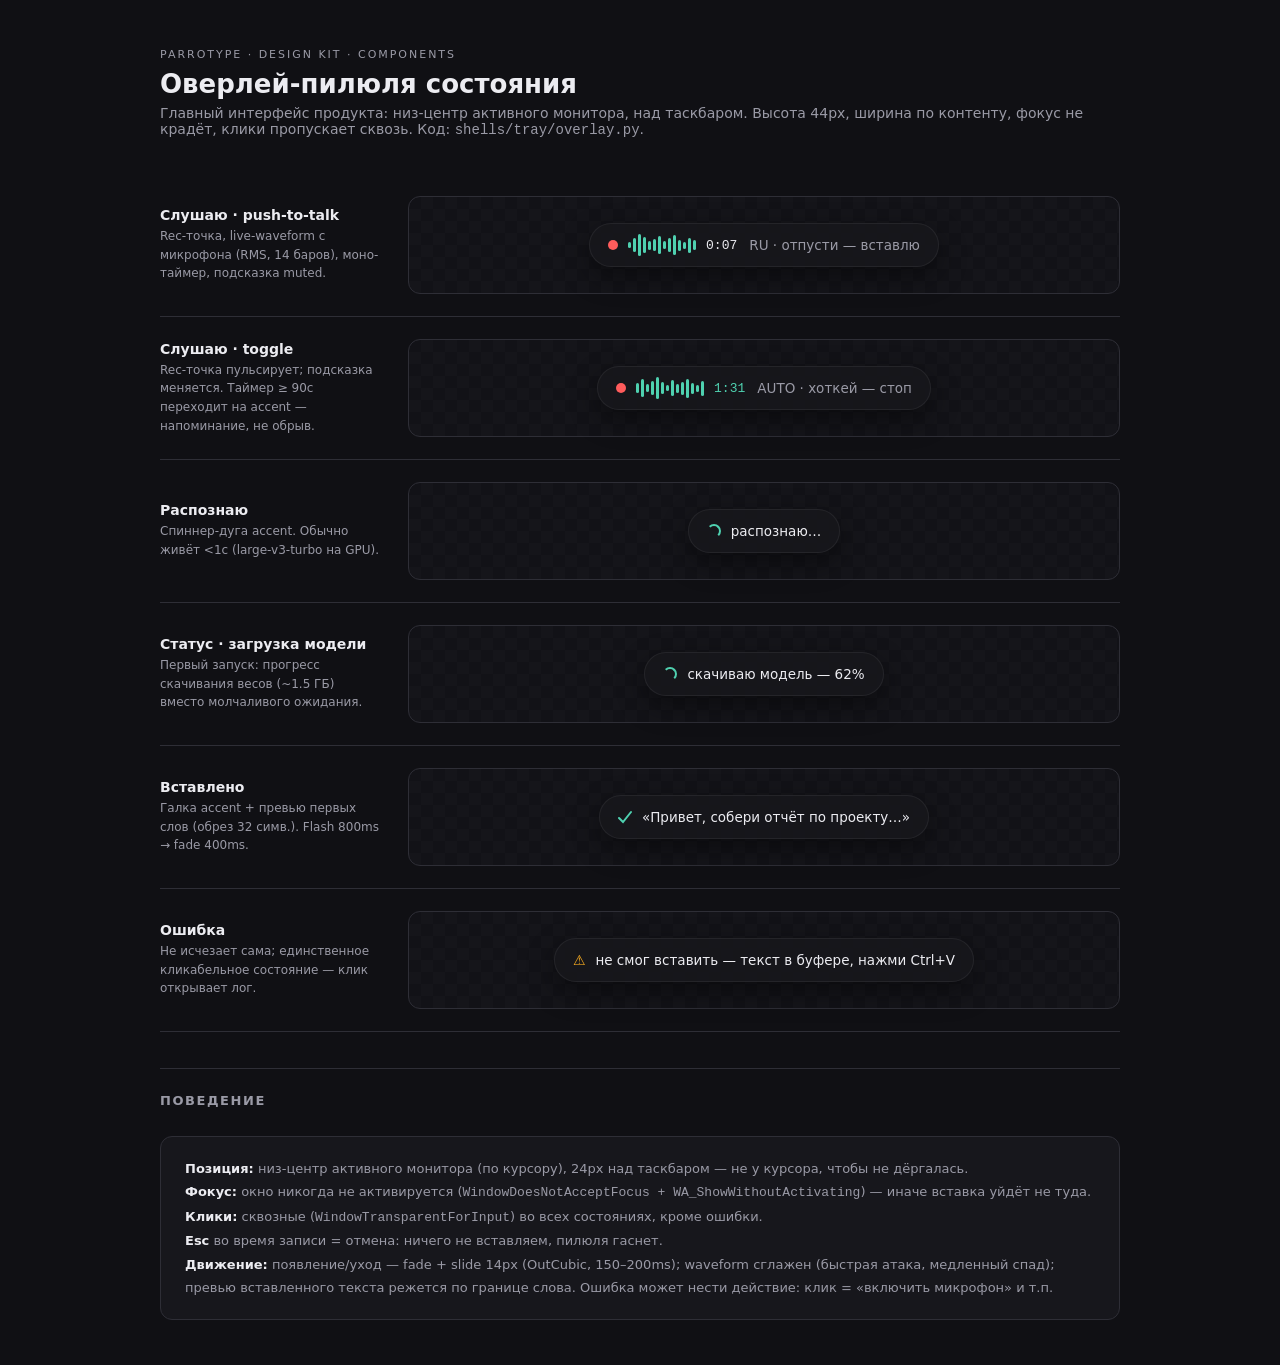
<file: design/kit/overlay.html>
<!-- @dsCard group="Components" -->
<!doctype html>
<html lang="ru">
<head>
<meta charset="utf-8">
<meta name="viewport" content="width=device-width, initial-scale=1">
<title>Parrotype — Components / Overlay pill</title>
<style>
  * { margin:0; padding:0; box-sizing:border-box; }
  body {
    background:#101014; color:#ECECF1;
    font-family:"Segoe UI Variable","Segoe UI",system-ui,sans-serif;
    padding:48px; min-height:100vh;
  }
  .wrap { max-width:960px; margin:0 auto; }
  .eyebrow { font-size:11px; letter-spacing:.18em; text-transform:uppercase; color:#9A9AA6; margin-bottom:8px; }
  h1 { font-size:26px; font-weight:600; margin-bottom:6px; }
  .sub { color:#9A9AA6; font-size:14px; margin-bottom:36px; }
  .mono { font-family:"Cascadia Mono","Consolas",monospace; }

  .state { display:flex; align-items:center; gap:28px; padding:22px 0; border-bottom:1px solid #2E2E36; }
  .state:last-of-type { border-bottom:none; }
  .label { width:220px; flex:none; }
  .label .name { font-size:14px; font-weight:600; }
  .label .desc { font-size:12px; color:#9A9AA6; margin-top:4px; line-height:1.55; }
  .stage { flex:1; background:
      repeating-conic-gradient(#15151A 0% 25%, #121217 0% 50%) 0 0/24px 24px; /* desktop hint under translucent pill */
      border:1px solid #2E2E36; border-radius:12px; padding:26px 0; display:flex; justify-content:center; }

  /* the pill — geometry verbatim from shells/tray/overlay.py */
  .pill {
    height:44px; border-radius:22px;
    background:rgba(23,23,28,.88);            /* #17171C, alpha 0xE0 */
    display:inline-flex; align-items:center;
    padding:0 18px; gap:0; font-size:13.5px; white-space:nowrap;
    border:1px solid rgba(255,255,255,.06);   /* hairline edge */
    box-shadow:0 10px 28px rgba(0,0,0,.42);   /* soft drop shadow */
  }
  .rec-dot { width:10px; height:10px; border-radius:50%; background:#FF5C5C; flex:none; }
  .rec-dot.pulse { animation:pulse 1.5s ease-in-out infinite; }
  @keyframes pulse { 0%,100% { opacity:1; } 50% { opacity:.45; } }

  .wave { display:flex; align-items:center; gap:2px; height:24px; margin-left:10px; }
  .wave i { width:3px; border-radius:1.5px; background:#4FD1B0; display:block; }

  .timer { font-family:"Cascadia Mono","Consolas",monospace; font-size:13px; margin-left:10px; }
  .hint { color:#9A9AA6; margin-left:12px; }

  .spinner { width:14px; height:14px; border-radius:50%; flex:none;
             border:2px solid transparent; border-top-color:#4FD1B0; border-right-color:#4FD1B0;
             animation:spin 1.1s linear infinite; }
  @keyframes spin { to { transform:rotate(360deg); } }

  .check { flex:none; width:14px; height:14px; }
  .warn { color:#FFB020; font-size:14px; flex:none; }
  .text { margin-left:10px; }

  .rulebox { background:#17171C; border:1px solid #2E2E36; border-radius:12px; padding:20px 24px;
             font-size:13px; color:#9A9AA6; line-height:1.8; margin-top:28px; }
  .rulebox b { color:#ECECF1; font-weight:600; }
  h2 { font-size:13px; font-weight:600; letter-spacing:.12em; text-transform:uppercase;
       color:#9A9AA6; margin:36px 0 4px; padding-top:24px; border-top:1px solid #2E2E36; }
</style>
</head>
<body>
<div class="wrap">
  <div class="eyebrow">Parrotype · Design Kit · Components</div>
  <h1>Оверлей-пилюля состояния</h1>
  <div class="sub">Главный интерфейс продукта: низ-центр активного монитора, над таскбаром. Высота 44px, ширина по контенту, фокус не крадёт, клики пропускает сквозь. Код: <span class="mono">shells/tray/overlay.py</span>.</div>

  <div class="state">
    <div class="label">
      <div class="name">Слушаю · push-to-talk</div>
      <div class="desc">Rec-точка, live-waveform с микрофона (RMS, 14 баров), моно-таймер, подсказка muted.</div>
    </div>
    <div class="stage">
      <div class="pill">
        <span class="rec-dot"></span>
        <span class="wave">
          <i style="height:6px"></i><i style="height:14px"></i><i style="height:22px"></i><i style="height:16px"></i>
          <i style="height:9px"></i><i style="height:12px"></i><i style="height:18px"></i><i style="height:8px"></i>
          <i style="height:14px"></i><i style="height:20px"></i><i style="height:11px"></i><i style="height:7px"></i>
          <i style="height:15px"></i><i style="height:10px"></i>
        </span>
        <span class="timer">0:07</span>
        <span class="hint">RU · отпусти — вставлю</span>
      </div>
    </div>
  </div>

  <div class="state">
    <div class="label">
      <div class="name">Слушаю · toggle</div>
      <div class="desc">Rec-точка пульсирует; подсказка меняется. Таймер ≥ 90с переходит на accent — напоминание, не обрыв.</div>
    </div>
    <div class="stage">
      <div class="pill">
        <span class="rec-dot pulse"></span>
        <span class="wave">
          <i style="height:10px"></i><i style="height:18px"></i><i style="height:8px"></i><i style="height:14px"></i>
          <i style="height:22px"></i><i style="height:12px"></i><i style="height:6px"></i><i style="height:16px"></i>
          <i style="height:9px"></i><i style="height:13px"></i><i style="height:19px"></i><i style="height:11px"></i>
          <i style="height:7px"></i><i style="height:15px"></i>
        </span>
        <span class="timer" style="color:#4FD1B0;">1:31</span>
        <span class="hint">AUTO · хоткей — стоп</span>
      </div>
    </div>
  </div>

  <div class="state">
    <div class="label">
      <div class="name">Распознаю</div>
      <div class="desc">Спиннер-дуга accent. Обычно живёт &lt;1с (large-v3-turbo на GPU).</div>
    </div>
    <div class="stage">
      <div class="pill">
        <span class="spinner"></span>
        <span class="text">распознаю…</span>
      </div>
    </div>
  </div>

  <div class="state">
    <div class="label">
      <div class="name">Статус · загрузка модели</div>
      <div class="desc">Первый запуск: прогресс скачивания весов (~1.5 ГБ) вместо молчаливого ожидания.</div>
    </div>
    <div class="stage">
      <div class="pill">
        <span class="spinner"></span>
        <span class="text">скачиваю модель — 62%</span>
      </div>
    </div>
  </div>

  <div class="state">
    <div class="label">
      <div class="name">Вставлено</div>
      <div class="desc">Галка accent + превью первых слов (обрез 32 симв.). Flash 800ms → fade 400ms.</div>
    </div>
    <div class="stage">
      <div class="pill">
        <svg class="check" viewBox="0 0 14 14"><path d="M1 8 L5 12 L13 2" fill="none" stroke="#4FD1B0" stroke-width="2" stroke-linecap="round"/></svg>
        <span class="text">«Привет, собери отчёт по проекту…»</span>
      </div>
    </div>
  </div>

  <div class="state">
    <div class="label">
      <div class="name">Ошибка</div>
      <div class="desc">Не исчезает сама; единственное кликабельное состояние — клик открывает лог.</div>
    </div>
    <div class="stage">
      <div class="pill">
        <span class="warn">⚠</span>
        <span class="text">не смог вставить — текст в буфере, нажми Ctrl+V</span>
      </div>
    </div>
  </div>

  <h2>Поведение</h2>
  <div class="rulebox">
    <b>Позиция:</b> низ-центр активного монитора (по курсору), 24px над таскбаром — не у курсора, чтобы не дёргалась.<br>
    <b>Фокус:</b> окно никогда не активируется (<span class="mono">WindowDoesNotAcceptFocus + WA_ShowWithoutActivating</span>) — иначе вставка уйдёт не туда.<br>
    <b>Клики:</b> сквозные (<span class="mono">WindowTransparentForInput</span>) во всех состояниях, кроме ошибки.<br>
    <b>Esc</b> во время записи = отмена: ничего не вставляем, пилюля гаснет.<br>
    <b>Движение:</b> появление/уход — fade + slide 14px (OutCubic, 150–200ms); waveform сглажен
    (быстрая атака, медленный спад); превью вставленного текста режется по границе слова.
    Ошибка может нести действие: клик = «включить микрофон» и т.п.
  </div>
</div>
</body>
</html>
</file>
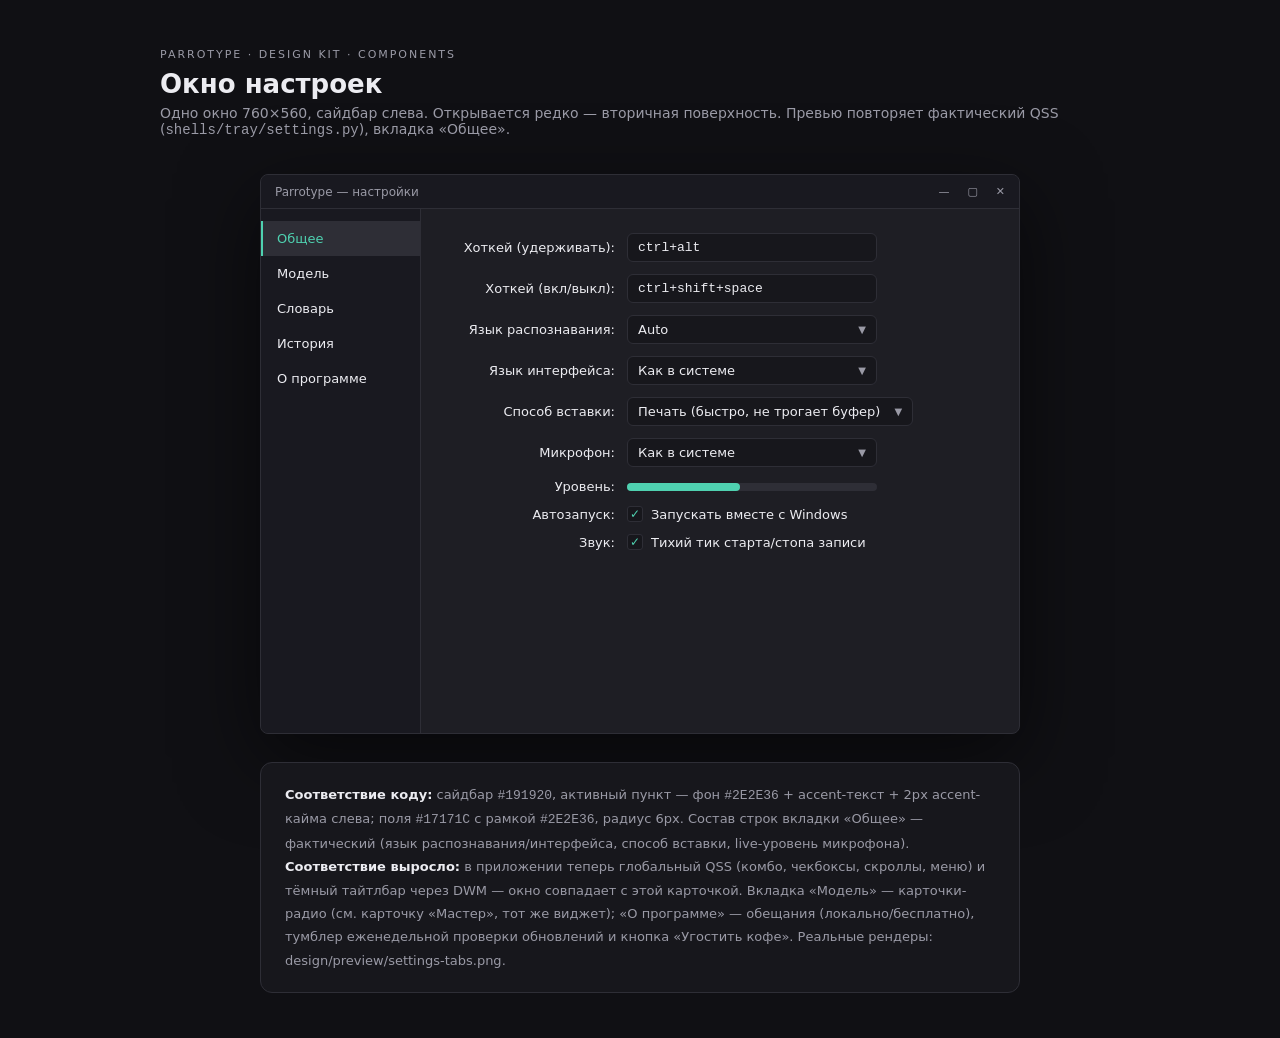
<file: design/kit/settings.html>
<!-- @dsCard group="Components" -->
<!doctype html>
<html lang="ru">
<head>
<meta charset="utf-8">
<meta name="viewport" content="width=device-width, initial-scale=1">
<title>Parrotype — Components / Settings window</title>
<style>
  * { margin:0; padding:0; box-sizing:border-box; }
  body {
    background:#101014; color:#ECECF1;
    font-family:"Segoe UI Variable","Segoe UI",system-ui,sans-serif;
    padding:48px; min-height:100vh;
  }
  .wrap { max-width:960px; margin:0 auto; }
  .eyebrow { font-size:11px; letter-spacing:.18em; text-transform:uppercase; color:#9A9AA6; margin-bottom:8px; }
  h1 { font-size:26px; font-weight:600; margin-bottom:6px; }
  .sub { color:#9A9AA6; font-size:14px; margin-bottom:36px; }
  .mono { font-family:"Cascadia Mono","Consolas",monospace; }

  /* window frame 760x560, QSS-accurate */
  .win { width:760px; height:560px; margin:0 auto; background:#1E1E24; border:1px solid #2E2E36;
         border-radius:8px; overflow:hidden; display:flex; flex-direction:column;
         box-shadow:0 24px 80px rgba(0,0,0,.55); font-size:13px; }
  .titlebar { height:34px; background:#191920; border-bottom:1px solid #2E2E36; display:flex; align-items:center;
              padding:0 14px; font-size:12px; color:#9A9AA6; flex:none; }
  .winbtns { margin-left:auto; display:flex; gap:18px; font-size:11px; color:#9A9AA6; }
  .body { flex:1; display:flex; min-height:0; }

  .sidebar { width:160px; flex:none; background:#191920; border-right:1px solid #2E2E36; padding-top:12px; }
  .side { padding:10px 16px; color:#ECECF1; }
  .side.sel { background:#2E2E36; color:#4FD1B0; border-left:2px solid #4FD1B0; padding-left:14px; }

  .page { flex:1; padding:24px; }
  .row { display:flex; align-items:center; margin-bottom:12px; gap:12px; }
  .row label { width:170px; flex:none; text-align:right; color:#ECECF1; }
  .field { background:#17171C; border:1px solid #2E2E36; border-radius:6px; padding:6px 10px; min-width:250px; }
  .combo { display:flex; align-items:center; }
  .combo .arrow { margin-left:auto; color:#9A9AA6; font-size:10px; padding-left:14px; }
  .check { display:flex; align-items:center; gap:8px; min-width:250px; }
  .box { width:16px; height:16px; border:1px solid #2E2E36; border-radius:3px; background:#17171C;
         display:flex; align-items:center; justify-content:center; color:#4FD1B0; font-size:12px; }

  .notes { max-width:760px; margin:28px auto 0; background:#17171C; border:1px solid #2E2E36; border-radius:12px;
           padding:20px 24px; font-size:13px; color:#9A9AA6; line-height:1.8; }
  .notes b { color:#ECECF1; font-weight:600; }
</style>
</head>
<body>
<div class="wrap">
  <div class="eyebrow">Parrotype · Design Kit · Components</div>
  <h1>Окно настроек</h1>
  <div class="sub">Одно окно 760×560, сайдбар слева. Открывается редко — вторичная поверхность. Превью повторяет фактический QSS (<span class="mono">shells/tray/settings.py</span>), вкладка «Общее».</div>

  <div class="win">
    <div class="titlebar">Parrotype — настройки <span class="winbtns"><span>—</span><span>▢</span><span>✕</span></span></div>
    <div class="body">
      <div class="sidebar">
        <div class="side sel">Общее</div>
        <div class="side">Модель</div>
        <div class="side">Словарь</div>
        <div class="side">История</div>
        <div class="side">О программе</div>
      </div>
      <div class="page">
        <div class="row"><label>Хоткей (удерживать):</label><div class="field mono">ctrl+alt</div></div>
        <div class="row"><label>Хоткей (вкл/выкл):</label><div class="field mono">ctrl+shift+space</div></div>
        <div class="row"><label>Язык распознавания:</label><div class="field combo">Auto<span class="arrow">▼</span></div></div>
        <div class="row"><label>Язык интерфейса:</label><div class="field combo">Как в системе<span class="arrow">▼</span></div></div>
        <div class="row"><label>Способ вставки:</label><div class="field combo">Печать (быстро, не трогает буфер)<span class="arrow">▼</span></div></div>
        <div class="row"><label>Микрофон:</label><div class="field combo">Как в системе<span class="arrow">▼</span></div></div>
        <div class="row"><label>Уровень:</label><div style="width:250px;height:8px;border-radius:4px;background:#2E2E36;"><div style="width:45%;height:8px;border-radius:4px;background:#4FD1B0;"></div></div></div>
        <div class="row"><label>Автозапуск:</label><div class="check"><span class="box">✓</span>Запускать вместе с Windows</div></div>
        <div class="row"><label>Звук:</label><div class="check"><span class="box">✓</span>Тихий тик старта/стопа записи</div></div>
      </div>
    </div>
  </div>

  <div class="notes">
    <b>Соответствие коду:</b> сайдбар <span class="mono">#191920</span>, активный пункт — фон
    <span class="mono">#2E2E36</span> + accent-текст + 2px accent-кайма слева; поля
    <span class="mono">#17171C</span> с рамкой <span class="mono">#2E2E36</span>, радиус 6px. Состав строк
    вкладки «Общее» — фактический (язык распознавания/интерфейса, способ вставки, live-уровень микрофона).<br>
    <b>Соответствие выросло:</b> в приложении теперь глобальный QSS (комбо, чекбоксы, скроллы, меню) и
    тёмный тайтлбар через DWM — окно совпадает с этой карточкой. Вкладка «Модель» — карточки-радио
    (см. карточку «Мастер», тот же виджет); «О программе» — обещания (локально/бесплатно), тумблер
    еженедельной проверки обновлений и кнопка «Угостить кофе». Реальные рендеры: design/preview/settings-tabs.png.
  </div>
</div>
</body>
</html>
</file>
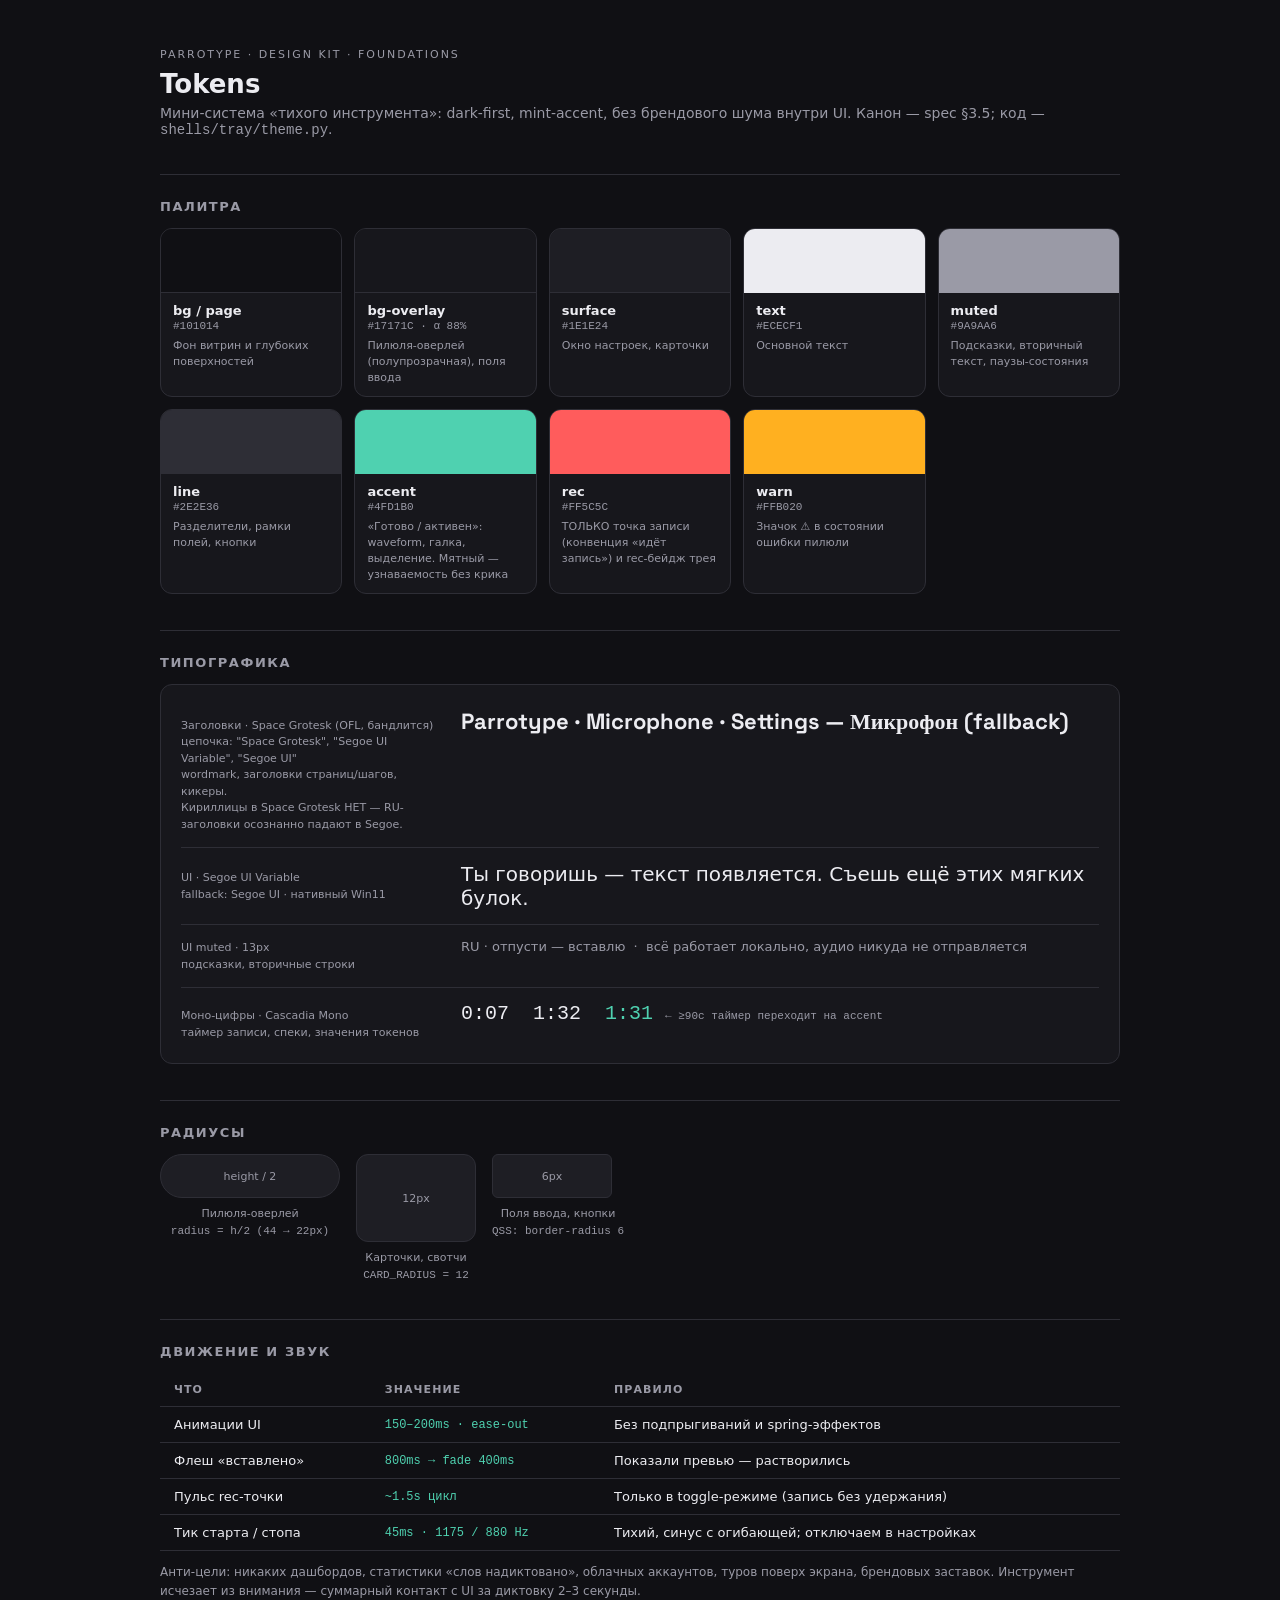
<file: design/kit/tokens.html>
<!-- @dsCard group="Foundations" -->
<!doctype html>
<html lang="ru">
<head>
<meta charset="utf-8">
<meta name="viewport" content="width=device-width, initial-scale=1">
<title>Parrotype — Foundations / Tokens</title>
<style>/* Space Grotesk (OFL 1.1) embedded for self-contained preview */
@font-face { font-family: 'Space Grotesk'; src: url([data-uri]) format('truetype'); font-weight: 300 700; }</style>
<style>
  * { margin:0; padding:0; box-sizing:border-box; }
  body {
    background:#101014; color:#ECECF1;
    font-family:"Segoe UI Variable","Segoe UI",system-ui,sans-serif;
    padding:48px; min-height:100vh;
  }
  .wrap { max-width:960px; margin:0 auto; }
  .eyebrow {
    font-size:11px; letter-spacing:.18em; text-transform:uppercase;
    color:#9A9AA6; margin-bottom:8px;
  }
  h1 { font-size:26px; font-weight:600; margin-bottom:6px; }
  .sub { color:#9A9AA6; font-size:14px; margin-bottom:36px; }
  h2 {
    font-size:13px; font-weight:600; letter-spacing:.12em; text-transform:uppercase;
    color:#9A9AA6; margin:36px 0 14px; padding-top:24px; border-top:1px solid #2E2E36;
  }
  .mono { font-family:"Cascadia Mono","Consolas",monospace; }

  /* palette */
  .swatches { display:grid; grid-template-columns:repeat(auto-fill,minmax(180px,1fr)); gap:12px; }
  .swatch { background:#17171C; border:1px solid #2E2E36; border-radius:12px; overflow:hidden; }
  .swatch .chip { height:64px; }
  .swatch .meta { padding:10px 12px; }
  .swatch .name { font-size:13px; font-weight:600; }
  .swatch .val { font-size:11px; color:#9A9AA6; margin-top:2px; }
  .swatch .use { font-size:11px; color:#9A9AA6; margin-top:6px; line-height:1.45; }

  /* type */
  .typerow { display:flex; align-items:baseline; gap:20px; padding:14px 0; border-bottom:1px solid #2E2E36; }
  .typerow:last-child { border-bottom:none; }
  .typerow .spec { width:260px; flex:none; font-size:11px; color:#9A9AA6; line-height:1.5; }
  .panel { background:#17171C; border:1px solid #2E2E36; border-radius:12px; padding:8px 20px; }

  /* radii */
  .radii { display:flex; gap:16px; flex-wrap:wrap; }
  .rad { background:#1E1E24; border:1px solid #2E2E36; display:flex; align-items:center; justify-content:center;
         color:#9A9AA6; font-size:11px; }
  .radcap { text-align:center; font-size:11px; color:#9A9AA6; margin-top:8px; line-height:1.5; }

  /* motion */
  table { border-collapse:collapse; width:100%; font-size:13px; }
  th, td { text-align:left; padding:10px 14px; border-bottom:1px solid #2E2E36; }
  th { color:#9A9AA6; font-size:11px; letter-spacing:.1em; text-transform:uppercase; font-weight:600; }
  td.mono { font-size:12px; color:#4FD1B0; }
  .note { font-size:12px; color:#9A9AA6; margin-top:12px; line-height:1.6; }
</style>
</head>
<body>
<div class="wrap">
  <div class="eyebrow">Parrotype · Design Kit · Foundations</div>
  <h1>Tokens</h1>
  <div class="sub">Мини-система «тихого инструмента»: dark-first, mint-accent, без брендового шума внутри UI. Канон — spec §3.5; код — <span class="mono">shells/tray/theme.py</span>.</div>

  <h2>Палитра</h2>
  <div class="swatches">
    <div class="swatch"><div class="chip" style="background:#101014; border-bottom:1px solid #2E2E36;"></div>
      <div class="meta"><div class="name">bg / page</div><div class="val mono">#101014</div>
      <div class="use">Фон витрин и глубоких поверхностей</div></div></div>
    <div class="swatch"><div class="chip" style="background:#17171C; border-bottom:1px solid #2E2E36;"></div>
      <div class="meta"><div class="name">bg-overlay</div><div class="val mono">#17171C · α 88%</div>
      <div class="use">Пилюля-оверлей (полупрозрачная), поля ввода</div></div></div>
    <div class="swatch"><div class="chip" style="background:#1E1E24; border-bottom:1px solid #2E2E36;"></div>
      <div class="meta"><div class="name">surface</div><div class="val mono">#1E1E24</div>
      <div class="use">Окно настроек, карточки</div></div></div>
    <div class="swatch"><div class="chip" style="background:#ECECF1;"></div>
      <div class="meta"><div class="name">text</div><div class="val mono">#ECECF1</div>
      <div class="use">Основной текст</div></div></div>
    <div class="swatch"><div class="chip" style="background:#9A9AA6;"></div>
      <div class="meta"><div class="name">muted</div><div class="val mono">#9A9AA6</div>
      <div class="use">Подсказки, вторичный текст, паузы-состояния</div></div></div>
    <div class="swatch"><div class="chip" style="background:#2E2E36;"></div>
      <div class="meta"><div class="name">line</div><div class="val mono">#2E2E36</div>
      <div class="use">Разделители, рамки полей, кнопки</div></div></div>
    <div class="swatch"><div class="chip" style="background:#4FD1B0;"></div>
      <div class="meta"><div class="name">accent</div><div class="val mono">#4FD1B0</div>
      <div class="use">«Готово / активен»: waveform, галка, выделение. Мятный — узнаваемость без крика</div></div></div>
    <div class="swatch"><div class="chip" style="background:#FF5C5C;"></div>
      <div class="meta"><div class="name">rec</div><div class="val mono">#FF5C5C</div>
      <div class="use">ТОЛЬКО точка записи (конвенция «идёт запись») и rec-бейдж трея</div></div></div>
    <div class="swatch"><div class="chip" style="background:#FFB020;"></div>
      <div class="meta"><div class="name">warn</div><div class="val mono">#FFB020</div>
      <div class="use">Значок ⚠ в состоянии ошибки пилюли</div></div></div>
  </div>

  <h2>Типографика</h2>
  <div class="panel">
    <div class="typerow">
      <div class="spec">Заголовки · Space Grotesk (OFL, бандлится)<br>
        цепочка: "Space Grotesk", "Segoe UI Variable", "Segoe UI"<br>
        wordmark, заголовки страниц/шагов, кикеры.<br>
        Кириллицы в Space Grotesk НЕТ — RU-заголовки осознанно падают в Segoe.</div>
      <div style="font-family:'Space Grotesk','Segoe UI Variable','Segoe UI'; font-size:22px; font-weight:700;">Parrotype · Microphone · Settings — Микрофон (fallback)</div>
    </div>
    <div class="typerow">
      <div class="spec">UI · Segoe UI Variable<br>fallback: Segoe UI · нативный Win11</div>
      <div style="font-size:20px;">Ты говоришь — текст появляется. Съешь ещё этих мягких булок.</div>
    </div>
    <div class="typerow">
      <div class="spec">UI muted · 13px<br>подсказки, вторичные строки</div>
      <div style="font-size:13px; color:#9A9AA6;">RU · отпусти — вставлю &nbsp;·&nbsp; всё работает локально, аудио никуда не отправляется</div>
    </div>
    <div class="typerow">
      <div class="spec">Моно-цифры · Cascadia Mono<br>таймер записи, спеки, значения токенов</div>
      <div class="mono" style="font-size:20px;">0:07&nbsp;&nbsp;1:32&nbsp;&nbsp;<span style="color:#4FD1B0;">1:31</span>&nbsp;<span style="font-size:11px;color:#9A9AA6;">← ≥90с таймер переходит на accent</span></div>
    </div>
  </div>

  <h2>Радиусы</h2>
  <div class="radii">
    <div>
      <div class="rad" style="width:180px; height:44px; border-radius:22px;">height / 2</div>
      <div class="radcap">Пилюля-оверлей<br><span class="mono">radius = h/2 (44 → 22px)</span></div>
    </div>
    <div>
      <div class="rad" style="width:120px; height:88px; border-radius:12px;">12px</div>
      <div class="radcap">Карточки, свотчи<br><span class="mono">CARD_RADIUS = 12</span></div>
    </div>
    <div>
      <div class="rad" style="width:120px; height:44px; border-radius:6px;">6px</div>
      <div class="radcap">Поля ввода, кнопки<br><span class="mono">QSS: border-radius 6</span></div>
    </div>
  </div>

  <h2>Движение и звук</h2>
  <table>
    <tr><th>Что</th><th>Значение</th><th>Правило</th></tr>
    <tr><td>Анимации UI</td><td class="mono">150–200ms · ease-out</td><td>Без подпрыгиваний и spring-эффектов</td></tr>
    <tr><td>Флеш «вставлено»</td><td class="mono">800ms → fade 400ms</td><td>Показали превью — растворились</td></tr>
    <tr><td>Пульс rec-точки</td><td class="mono">~1.5s цикл</td><td>Только в toggle-режиме (запись без удержания)</td></tr>
    <tr><td>Тик старта / стопа</td><td class="mono">45ms · 1175 / 880 Hz</td><td>Тихий, синус с огибающей; отключаем в настройках</td></tr>
  </table>
  <div class="note">Анти-цели: никаких дашбордов, статистики «слов надиктовано», облачных аккаунтов, туров поверх экрана, брендовых заставок. Инструмент исчезает из внимания — суммарный контакт с UI за диктовку 2–3 секунды.</div>
</div>
</body>
</html>
</file>
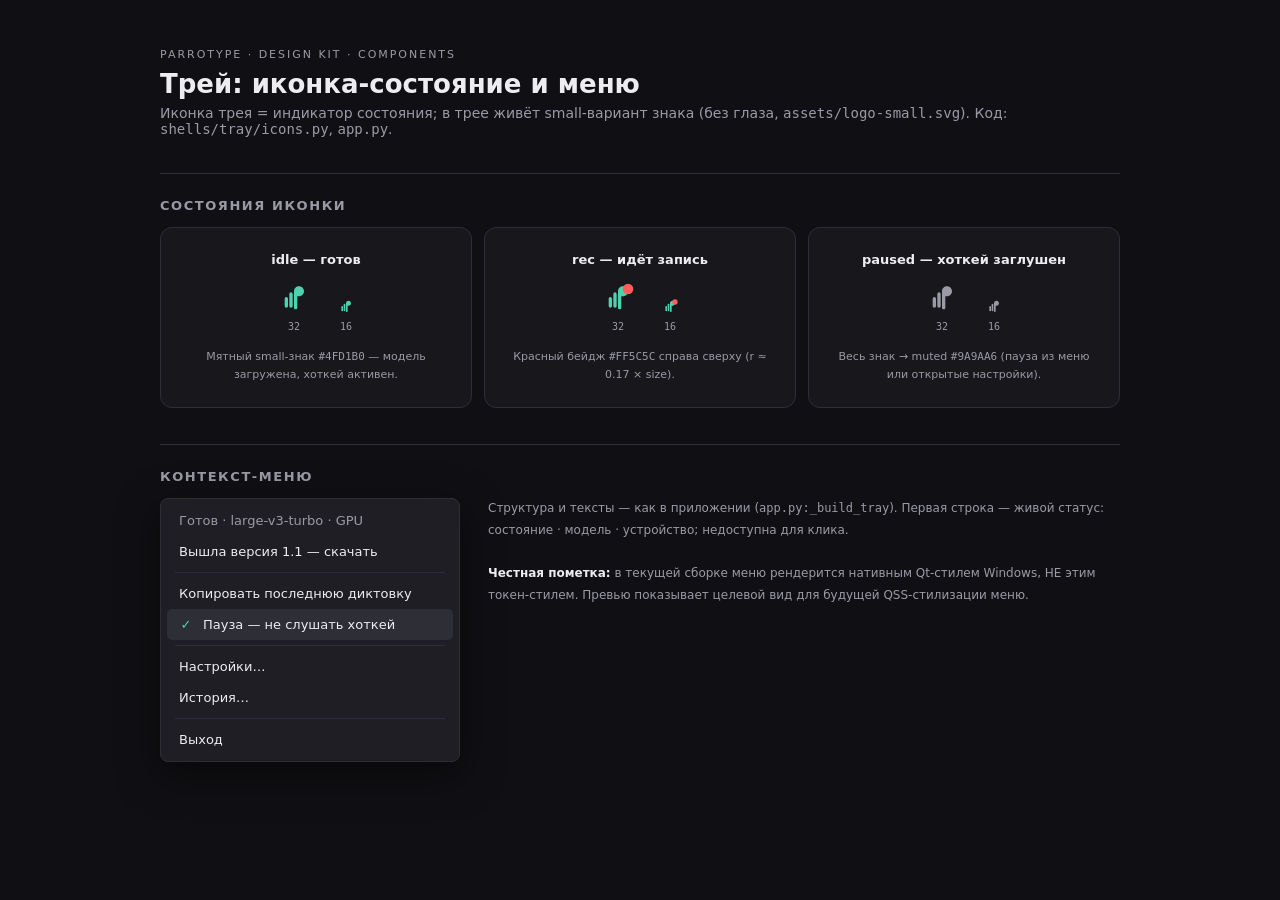
<file: design/kit/tray.html>
<!-- @dsCard group="Components" -->
<!doctype html>
<html lang="ru">
<head>
<meta charset="utf-8">
<meta name="viewport" content="width=device-width, initial-scale=1">
<title>Parrotype — Components / Tray</title>
<style>
  * { margin:0; padding:0; box-sizing:border-box; }
  body {
    background:#101014; color:#ECECF1;
    font-family:"Segoe UI Variable","Segoe UI",system-ui,sans-serif;
    padding:48px; min-height:100vh;
  }
  .wrap { max-width:960px; margin:0 auto; }
  .eyebrow { font-size:11px; letter-spacing:.18em; text-transform:uppercase; color:#9A9AA6; margin-bottom:8px; }
  h1 { font-size:26px; font-weight:600; margin-bottom:6px; }
  .sub { color:#9A9AA6; font-size:14px; margin-bottom:36px; }
  .mono { font-family:"Cascadia Mono","Consolas",monospace; }
  h2 { font-size:13px; font-weight:600; letter-spacing:.12em; text-transform:uppercase;
       color:#9A9AA6; margin:36px 0 14px; padding-top:24px; border-top:1px solid #2E2E36; }

  .iconrow { display:grid; grid-template-columns:repeat(3,1fr); gap:12px; }
  .iconcell { background:#17171C; border:1px solid #2E2E36; border-radius:12px; padding:24px;
              display:flex; flex-direction:column; align-items:center; gap:16px; }
  .statename { font-size:13px; font-weight:600; }
  .statedesc { font-size:11px; color:#9A9AA6; text-align:center; line-height:1.6; }
  .duo { display:flex; align-items:flex-end; gap:28px; }
  .szcap { font-size:10px; color:#9A9AA6; text-align:center; margin-top:6px; }
  svg { display:block; }

  /* menu — token-styled preview (actual app uses native Qt menu, see note) */
  .menuwrap { display:flex; gap:28px; align-items:flex-start; }
  .menu { width:300px; background:#1E1E24; border:1px solid #2E2E36; border-radius:8px;
          padding:6px; font-size:13px; box-shadow:0 12px 40px rgba(0,0,0,.5); }
  .mi { padding:8px 12px; border-radius:5px; display:flex; align-items:center; gap:10px; }
  .mi.disabled { color:#9A9AA6; }
  .mi.hover { background:#2E2E36; }
  .sep { height:1px; background:#2E2E36; margin:5px 8px; }
  .checkmark { width:14px; text-align:center; color:#4FD1B0; flex:none; }
  .menunote { flex:1; font-size:12px; color:#9A9AA6; line-height:1.8; }
  .menunote b { color:#ECECF1; }
</style>
</head>
<body>
<div class="wrap">
  <div class="eyebrow">Parrotype · Design Kit · Components</div>
  <h1>Трей: иконка-состояние и меню</h1>
  <div class="sub">Иконка трея = индикатор состояния; в трее живёт small-вариант знака (без глаза, <span class="mono">assets/logo-small.svg</span>). Код: <span class="mono">shells/tray/icons.py</span>, <span class="mono">app.py</span>.</div>

  <h2>Состояния иконки</h2>
  <div class="iconrow">
    <div class="iconcell">
      <div class="statename">idle — готов</div>
      <div class="duo">
        <div>
          <svg width="32" height="32" viewBox="0 0 96 96">
            <rect x="20" y="42" width="10" height="32" rx="5" fill="#4FD1B0"/>
            <rect x="34" y="28" width="10" height="46" rx="5" fill="#4FD1B0"/>
            <path d="M48 74 L48 25 C48 16 54.8 10 63 10 C71.5 10 78 16.5 78 25 C78 33.5 71.5 40 63 40 L58 40 L58 74 C58 76.8 55.8 79 53 79 C50.2 79 48 76.8 48 74 Z" fill="#4FD1B0"/>
          </svg>
          <div class="szcap mono">32</div>
        </div>
        <div>
          <svg width="16" height="16" viewBox="0 0 96 96">
            <rect x="20" y="42" width="10" height="32" rx="5" fill="#4FD1B0"/>
            <rect x="34" y="28" width="10" height="46" rx="5" fill="#4FD1B0"/>
            <path d="M48 74 L48 25 C48 16 54.8 10 63 10 C71.5 10 78 16.5 78 25 C78 33.5 71.5 40 63 40 L58 40 L58 74 C58 76.8 55.8 79 53 79 C50.2 79 48 76.8 48 74 Z" fill="#4FD1B0"/>
          </svg>
          <div class="szcap mono">16</div>
        </div>
      </div>
      <div class="statedesc">Мятный small-знак <span class="mono">#4FD1B0</span> — модель загружена, хоткей активен.</div>
    </div>

    <div class="iconcell">
      <div class="statename">rec — идёт запись</div>
      <div class="duo">
        <div>
          <svg width="32" height="32" viewBox="0 0 96 96">
            <rect x="20" y="42" width="10" height="32" rx="5" fill="#4FD1B0"/>
            <rect x="34" y="28" width="10" height="46" rx="5" fill="#4FD1B0"/>
            <path d="M48 74 L48 25 C48 16 54.8 10 63 10 C71.5 10 78 16.5 78 25 C78 33.5 71.5 40 63 40 L58 40 L58 74 C58 76.8 55.8 79 53 79 C50.2 79 48 76.8 48 74 Z" fill="#4FD1B0"/>
            <circle cx="78" cy="18" r="16" fill="#FF5C5C"/>
          </svg>
          <div class="szcap mono">32</div>
        </div>
        <div>
          <svg width="16" height="16" viewBox="0 0 96 96">
            <rect x="20" y="42" width="10" height="32" rx="5" fill="#4FD1B0"/>
            <rect x="34" y="28" width="10" height="46" rx="5" fill="#4FD1B0"/>
            <path d="M48 74 L48 25 C48 16 54.8 10 63 10 C71.5 10 78 16.5 78 25 C78 33.5 71.5 40 63 40 L58 40 L58 74 C58 76.8 55.8 79 53 79 C50.2 79 48 76.8 48 74 Z" fill="#4FD1B0"/>
            <circle cx="78" cy="18" r="16" fill="#FF5C5C"/>
          </svg>
          <div class="szcap mono">16</div>
        </div>
      </div>
      <div class="statedesc">Красный бейдж <span class="mono">#FF5C5C</span> справа сверху (r ≈ 0.17 × size).</div>
    </div>

    <div class="iconcell">
      <div class="statename">paused — хоткей заглушен</div>
      <div class="duo">
        <div>
          <svg width="32" height="32" viewBox="0 0 96 96">
            <rect x="20" y="42" width="10" height="32" rx="5" fill="#9A9AA6"/>
            <rect x="34" y="28" width="10" height="46" rx="5" fill="#9A9AA6"/>
            <path d="M48 74 L48 25 C48 16 54.8 10 63 10 C71.5 10 78 16.5 78 25 C78 33.5 71.5 40 63 40 L58 40 L58 74 C58 76.8 55.8 79 53 79 C50.2 79 48 76.8 48 74 Z" fill="#9A9AA6"/>
          </svg>
          <div class="szcap mono">32</div>
        </div>
        <div>
          <svg width="16" height="16" viewBox="0 0 96 96">
            <rect x="20" y="42" width="10" height="32" rx="5" fill="#9A9AA6"/>
            <rect x="34" y="28" width="10" height="46" rx="5" fill="#9A9AA6"/>
            <path d="M48 74 L48 25 C48 16 54.8 10 63 10 C71.5 10 78 16.5 78 25 C78 33.5 71.5 40 63 40 L58 40 L58 74 C58 76.8 55.8 79 53 79 C50.2 79 48 76.8 48 74 Z" fill="#9A9AA6"/>
          </svg>
          <div class="szcap mono">16</div>
        </div>
      </div>
      <div class="statedesc">Весь знак → muted <span class="mono">#9A9AA6</span> (пауза из меню или открытые настройки).</div>
    </div>
  </div>

  <h2>Контекст-меню</h2>
  <div class="menuwrap">
    <div class="menu">
      <div class="mi disabled">Готов · large-v3-turbo · GPU</div>
      <div class="mi">Вышла версия 1.1 — скачать</div>
      <div class="sep"></div>
      <div class="mi">Копировать последнюю диктовку</div>
      <div class="mi hover"><span class="checkmark">✓</span>Пауза — не слушать хоткей</div>
      <div class="sep"></div>
      <div class="mi">Настройки…</div>
      <div class="mi">История…</div>
      <div class="sep"></div>
      <div class="mi">Выход</div>
    </div>
    <div class="menunote">
      Структура и тексты — как в приложении (<span class="mono">app.py:_build_tray</span>).
      Первая строка — живой статус: состояние · модель · устройство; недоступна для клика.<br><br>
      <b>Честная пометка:</b> в текущей сборке меню рендерится нативным Qt-стилем Windows,
      НЕ этим токен-стилем. Превью показывает целевой вид для будущей QSS-стилизации меню.
    </div>
  </div>
</div>
</body>
</html>
</file>
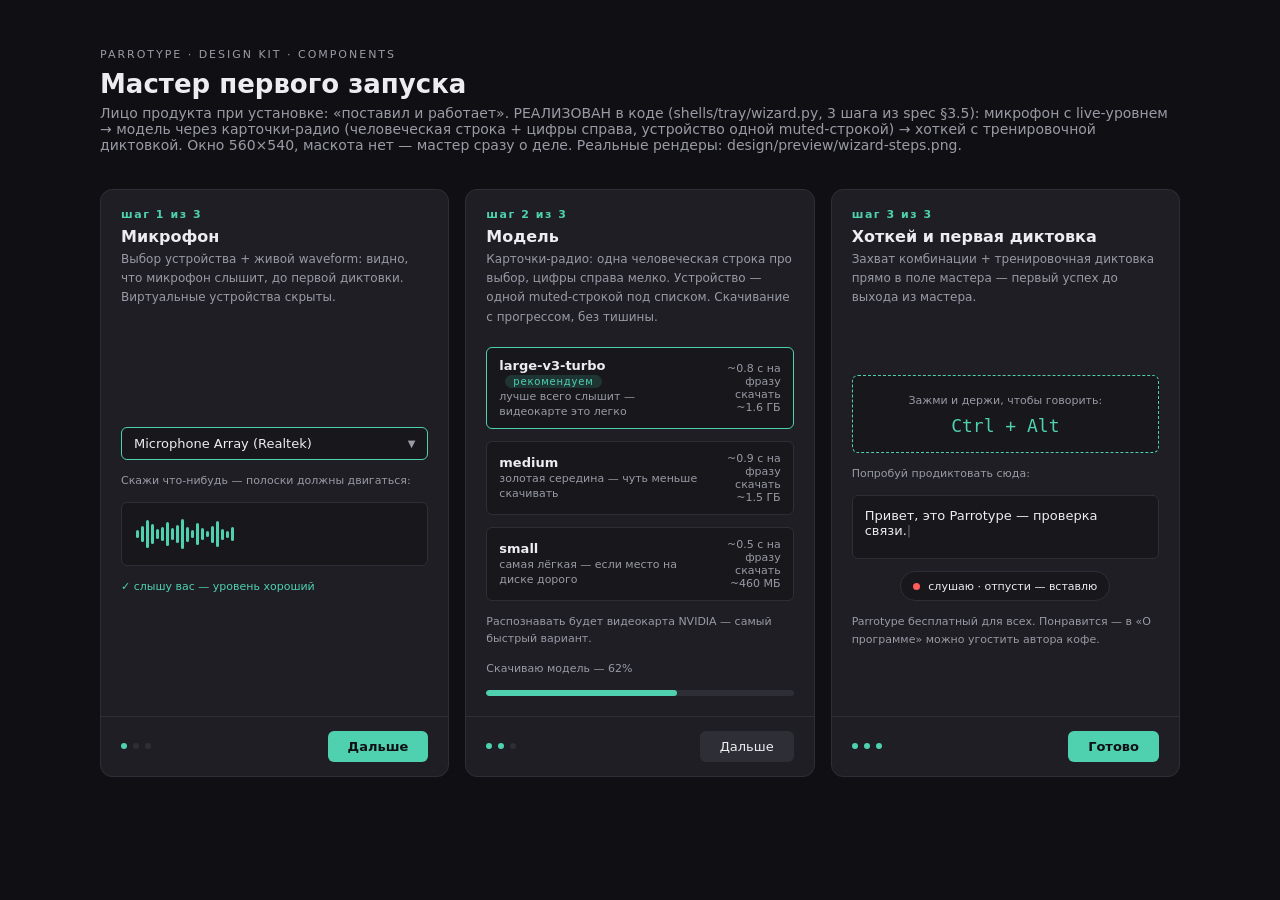
<file: design/kit/wizard.html>
<!-- @dsCard group="Components" -->
<!doctype html>
<html lang="ru">
<head>
<meta charset="utf-8">
<meta name="viewport" content="width=device-width, initial-scale=1">
<title>Parrotype — Components / First-run wizard (CONCEPT)</title>
<style>
  * { margin:0; padding:0; box-sizing:border-box; }
  body {
    background:#101014; color:#ECECF1;
    font-family:"Segoe UI Variable","Segoe UI",system-ui,sans-serif;
    padding:48px; min-height:100vh;
  }
  .wrap { max-width:1080px; margin:0 auto; }
  .eyebrow { font-size:11px; letter-spacing:.18em; text-transform:uppercase; color:#9A9AA6; margin-bottom:8px; }
  h1 { font-size:26px; font-weight:600; margin-bottom:6px; display:flex; align-items:center; gap:12px; }
  .badge { font-size:10px; letter-spacing:.14em; font-weight:700; color:#101014; background:#FFB020;
           border-radius:4px; padding:3px 8px; }
  .sub { color:#9A9AA6; font-size:14px; margin-bottom:36px; }
  .mono { font-family:"Cascadia Mono","Consolas",monospace; }

  .steps { display:grid; grid-template-columns:repeat(3,1fr); gap:16px; }
  .card { background:#1E1E24; border:1px solid #2E2E36; border-radius:12px; overflow:hidden;
          display:flex; flex-direction:column; min-height:420px; }
  .card .head { padding:18px 20px 0; }
  .stepno { font-size:11px; color:#4FD1B0; letter-spacing:.14em; font-weight:600; }
  .card h3 { font-size:16px; font-weight:600; margin:6px 0 4px; }
  .card .desc { font-size:12px; color:#9A9AA6; line-height:1.6; }
  .card .stage { flex:1; padding:20px; display:flex; flex-direction:column; gap:12px; justify-content:center; }
  .card .foot { padding:14px 20px; border-top:1px solid #2E2E36; display:flex; align-items:center; }
  .dots { display:flex; gap:6px; }
  .dot { width:6px; height:6px; border-radius:50%; background:#2E2E36; }
  .dot.on { background:#4FD1B0; }
  .btn { margin-left:auto; background:#4FD1B0; color:#101014; font-weight:600; font-size:13px;
         border-radius:6px; padding:8px 20px; }
  .btn.ghost { background:#2E2E36; color:#ECECF1; font-weight:400; }

  .field { background:#17171C; border:1px solid #2E2E36; border-radius:6px; padding:8px 12px; font-size:13px;
           display:flex; align-items:center; }
  .field .arrow { margin-left:auto; color:#9A9AA6; font-size:10px; }
  .field.sel { border-color:#4FD1B0; }
  .cap { font-size:11px; color:#9A9AA6; line-height:1.6; }

  .wavebox { background:#17171C; border:1px solid #2E2E36; border-radius:6px; padding:14px;
             display:flex; align-items:center; gap:2px; height:64px; }
  .wavebox i { width:3px; border-radius:1.5px; background:#4FD1B0; display:block; }

  .modelrow { display:flex; align-items:center; gap:10px; background:#17171C; border:1px solid #2E2E36;
              border-radius:6px; padding:10px 12px; font-size:13px; }
  .modelrow.rec { border-color:#4FD1B0; }
  .modelrow .tag { margin-left:auto; font-size:10px; color:#4FD1B0; letter-spacing:.08em; }
  .modelrow .lat { font-size:11px; color:#9A9AA6; }
  .progress { height:6px; border-radius:3px; background:#2E2E36; overflow:hidden; }
  .progress i { display:block; height:100%; width:62%; background:#4FD1B0; border-radius:3px; }

  .hotkeycap { background:#17171C; border:1px dashed #4FD1B0; border-radius:6px; padding:16px;
               text-align:center; }
  .hotkeycap .keys { font-family:"Cascadia Mono","Consolas",monospace; font-size:18px; color:#4FD1B0; }
  .trainbox { background:#17171C; border:1px solid #2E2E36; border-radius:6px; padding:12px; font-size:13px;
              color:#9A9AA6; min-height:64px; }
  .trainbox b { color:#ECECF1; font-weight:400; }
  .pillmini { display:inline-flex; align-items:center; gap:8px; height:30px; border-radius:15px;
              background:rgba(23,23,28,.88); border:1px solid #2E2E36; padding:0 12px; font-size:11px; }
  .recdot { width:7px; height:7px; border-radius:50%; background:#FF5C5C; }
</style>
</head>
<body>
<div class="wrap">
  <div class="eyebrow">Parrotype · Design Kit · Components</div>
  <h1>Мастер первого запуска</h1>
  <div class="sub">Лицо продукта при установке: «поставил и работает». РЕАЛИЗОВАН в коде (shells/tray/wizard.py, 3 шага из spec §3.5): микрофон с live-уровнем → модель через карточки-радио (человеческая строка + цифры справа, устройство одной muted-строкой) → хоткей с тренировочной диктовкой. Окно 560×540, маскота нет — мастер сразу о деле. Реальные рендеры: design/preview/wizard-steps.png.</div>

  <div class="steps">
    <!-- step 1 -->
    <div class="card">
      <div class="head">
        <div class="stepno">шаг 1 из 3</div>
        <h3>Микрофон</h3>
        <div class="desc">Выбор устройства + живой waveform: видно, что микрофон слышит, до первой диктовки. Виртуальные устройства скрыты.</div>
      </div>
      <div class="stage">
        <div class="field sel">Microphone Array (Realtek)<span class="arrow">▼</span></div>
        <div class="cap">Скажи что-нибудь — полоски должны двигаться:</div>
        <div class="wavebox">
          <i style="height:8px"></i><i style="height:16px"></i><i style="height:28px"></i><i style="height:20px"></i>
          <i style="height:10px"></i><i style="height:14px"></i><i style="height:24px"></i><i style="height:12px"></i>
          <i style="height:18px"></i><i style="height:30px"></i><i style="height:15px"></i><i style="height:8px"></i>
          <i style="height:22px"></i><i style="height:12px"></i><i style="height:6px"></i><i style="height:17px"></i>
          <i style="height:26px"></i><i style="height:11px"></i><i style="height:7px"></i><i style="height:14px"></i>
        </div>
        <div class="cap" style="color:#4FD1B0;">✓ слышу вас — уровень хороший</div>
      </div>
      <div class="foot">
        <div class="dots"><span class="dot on"></span><span class="dot"></span><span class="dot"></span></div>
        <div class="btn">Дальше</div>
      </div>
    </div>

    <!-- step 2 -->
    <div class="card">
      <div class="head">
        <div class="stepno">шаг 2 из 3</div>
        <h3>Модель</h3>
        <div class="desc">Карточки-радио: одна человеческая строка про выбор, цифры справа мелко. Устройство — одной muted-строкой под списком. Скачивание с прогрессом, без тишины.</div>
      </div>
      <div class="stage">
        <div class="modelrow rec"><span><b>large-v3-turbo</b> <span class="tag" style="margin-left:6px; background:rgba(79,209,176,.16); border-radius:8px; padding:1px 8px;">рекомендуем</span><br><span class="lat">лучше всего слышит — видеокарте это легко</span></span><span class="lat" style="margin-left:auto; text-align:right;">~0.8 с на фразу<br>скачать ~1.6 ГБ</span></div>
        <div class="modelrow"><span><b>medium</b><br><span class="lat">золотая середина — чуть меньше скачивать</span></span><span class="lat" style="margin-left:auto; text-align:right;">~0.9 с на фразу<br>скачать ~1.5 ГБ</span></div>
        <div class="modelrow"><span><b>small</b><br><span class="lat">самая лёгкая — если место на диске дорого</span></span><span class="lat" style="margin-left:auto; text-align:right;">~0.5 с на фразу<br>скачать ~460 МБ</span></div>
        <div class="cap">Распознавать будет видеокарта NVIDIA — самый быстрый вариант.</div>
        <div class="cap">Скачиваю модель — 62%</div>
        <div class="progress"><i></i></div>
      </div>
      <div class="foot">
        <div class="dots"><span class="dot on"></span><span class="dot on"></span><span class="dot"></span></div>
        <div class="btn ghost">Дальше</div>
      </div>
    </div>

    <!-- step 3 -->
    <div class="card">
      <div class="head">
        <div class="stepno">шаг 3 из 3</div>
        <h3>Хоткей и первая диктовка</h3>
        <div class="desc">Захват комбинации + тренировочная диктовка прямо в поле мастера — первый успех до выхода из мастера.</div>
      </div>
      <div class="stage">
        <div class="hotkeycap">
          <div class="cap" style="margin-bottom:6px;">Зажми и держи, чтобы говорить:</div>
          <div class="keys">Ctrl + Alt</div>
        </div>
        <div class="cap">Попробуй продиктовать сюда:</div>
        <div class="trainbox"><b>Привет, это Parrotype — проверка связи.</b><span style="opacity:.6;">|</span></div>
        <div style="text-align:center;"><span class="pillmini"><span class="recdot"></span>слушаю · отпусти — вставлю</span></div>
        <div class="cap">Parrotype бесплатный для всех. Понравится — в «О программе» можно угостить автора кофе.</div>
      </div>
      <div class="foot">
        <div class="dots"><span class="dot on"></span><span class="dot on"></span><span class="dot on"></span></div>
        <div class="btn">Готово</div>
      </div>
    </div>
  </div>
</div>
</body>
</html>
</file>
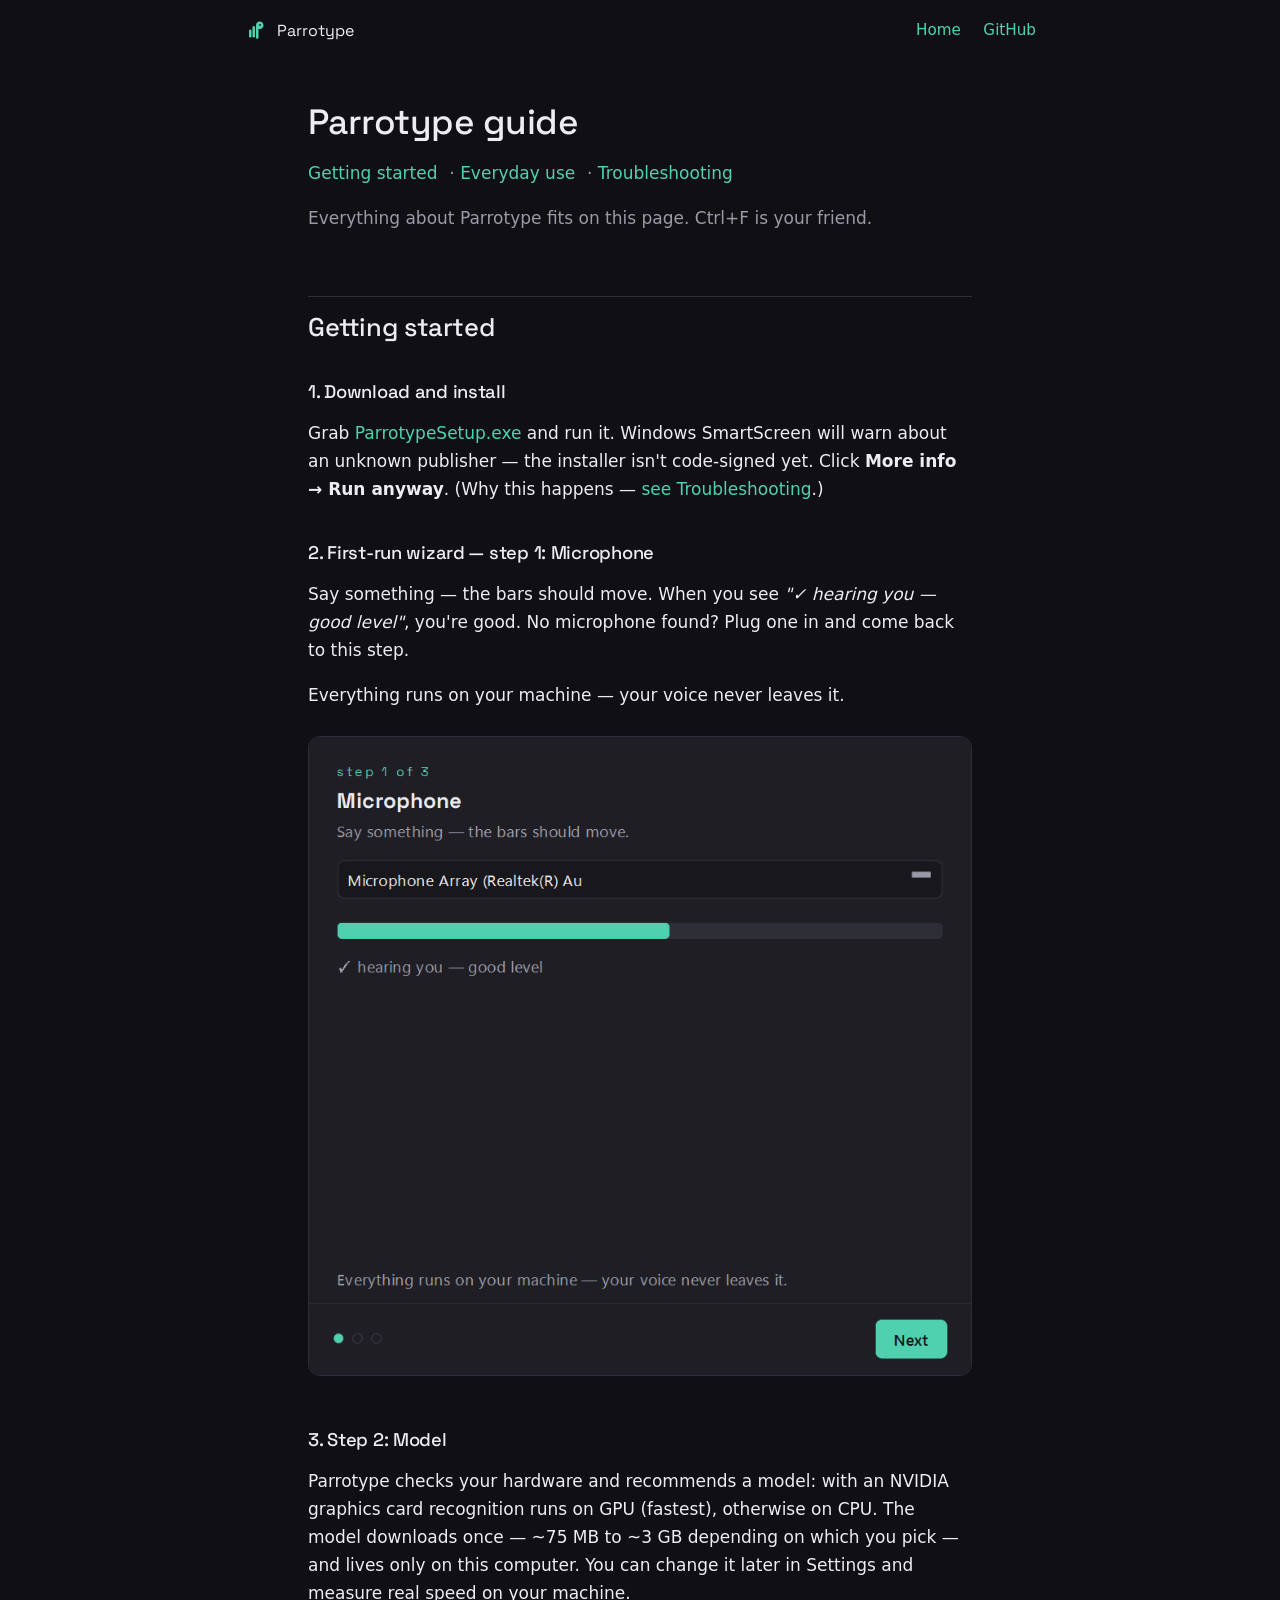
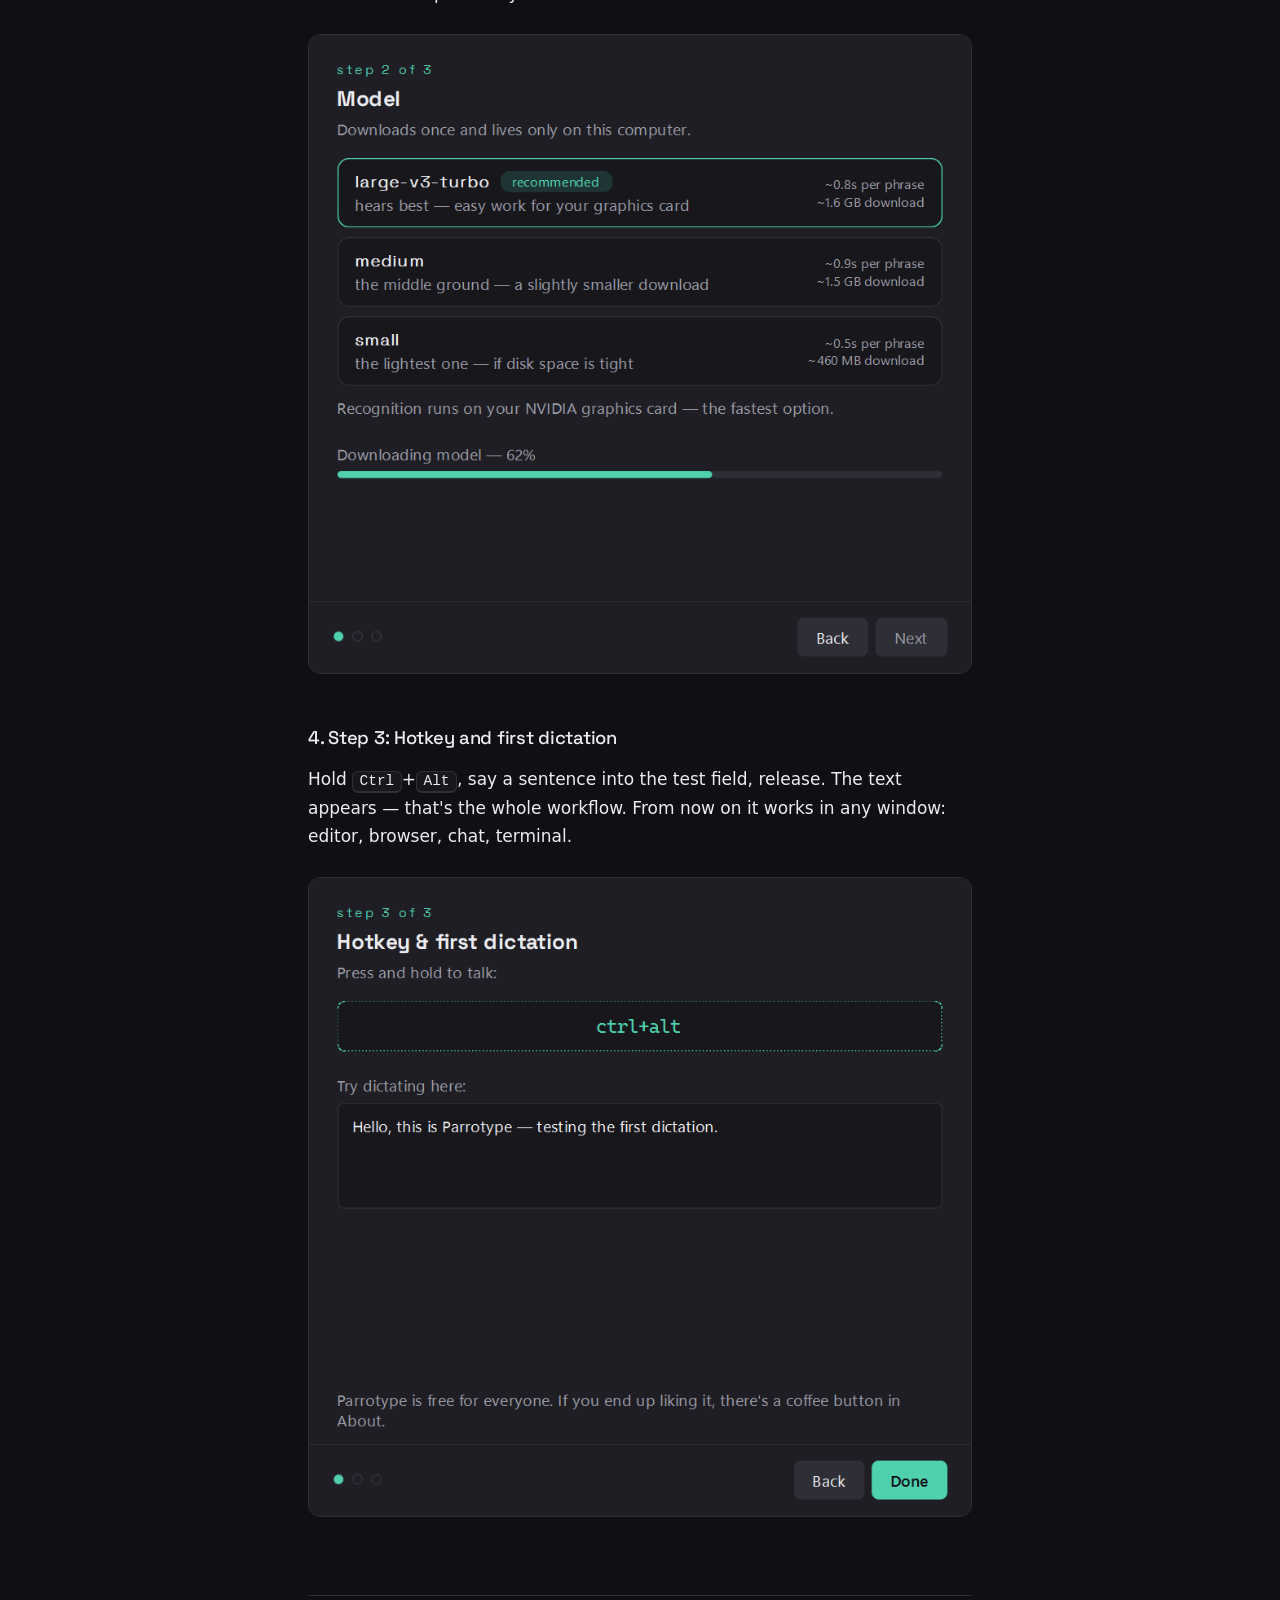
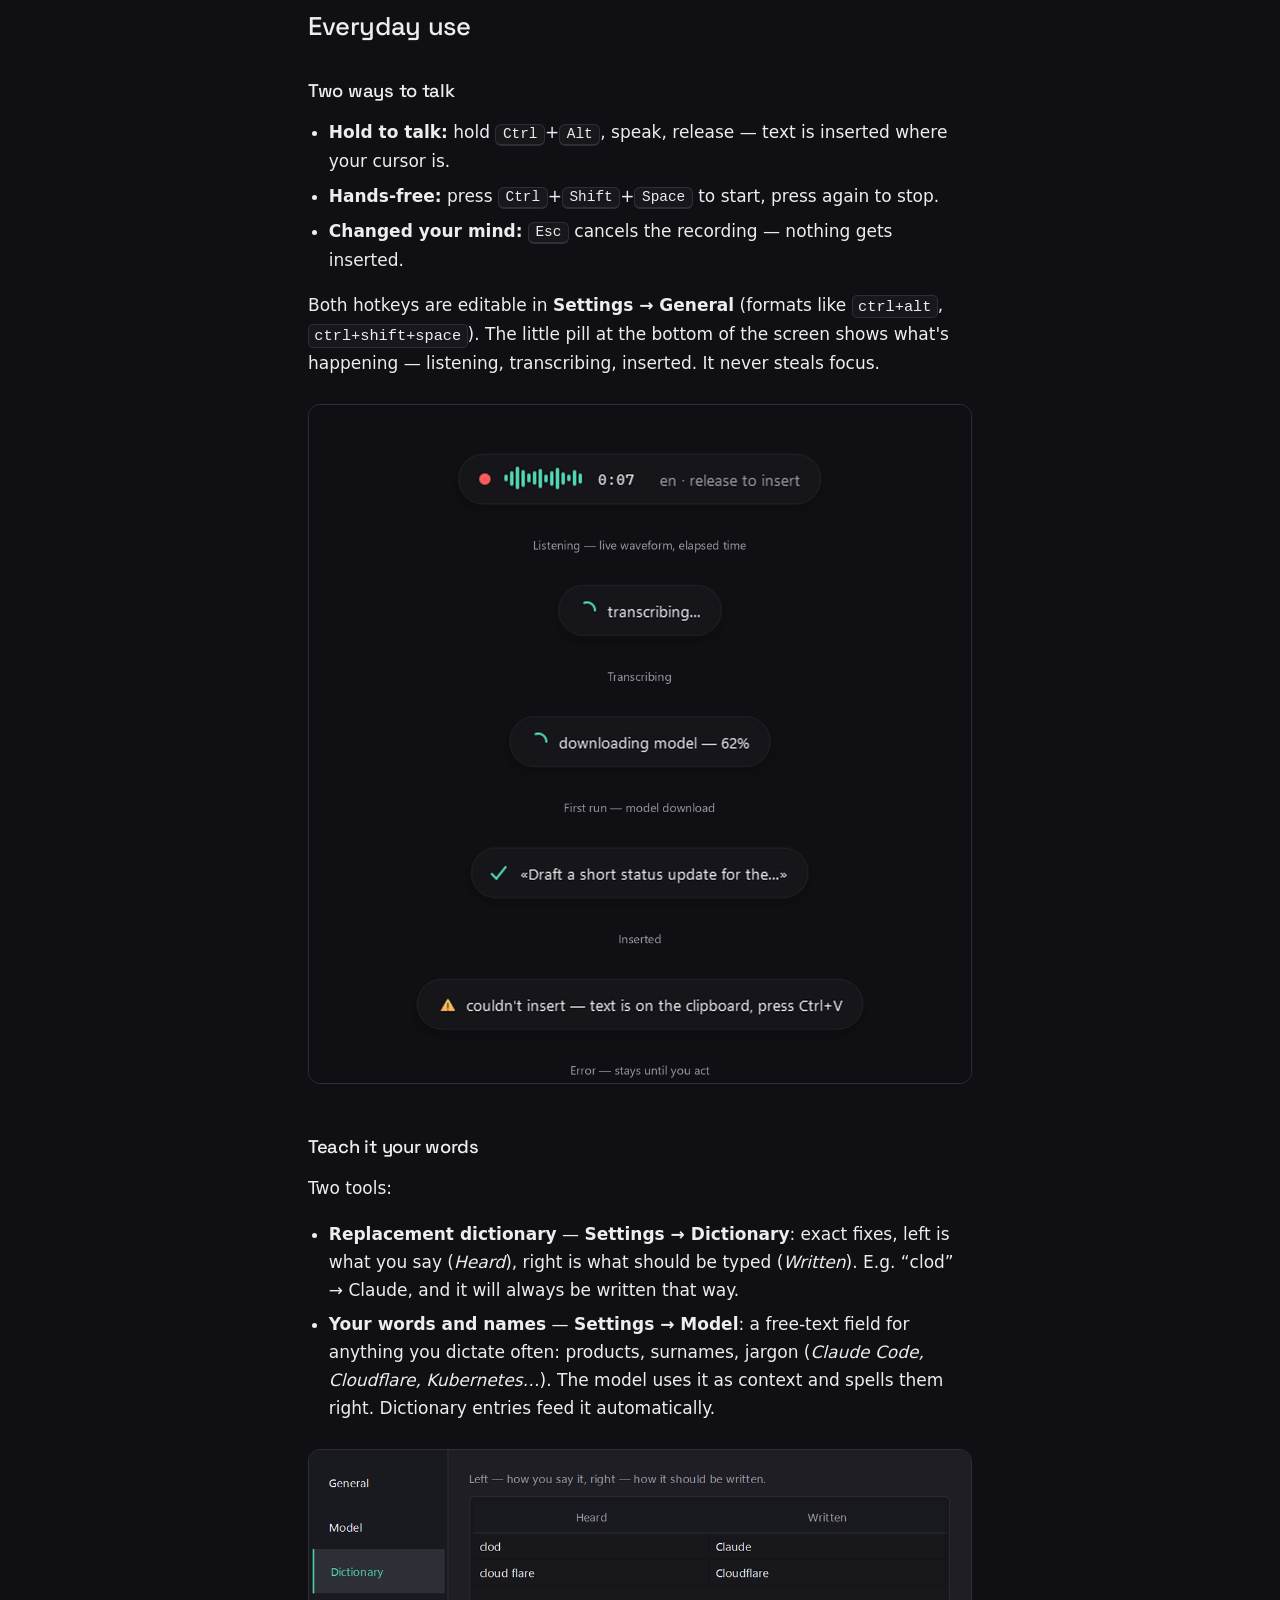
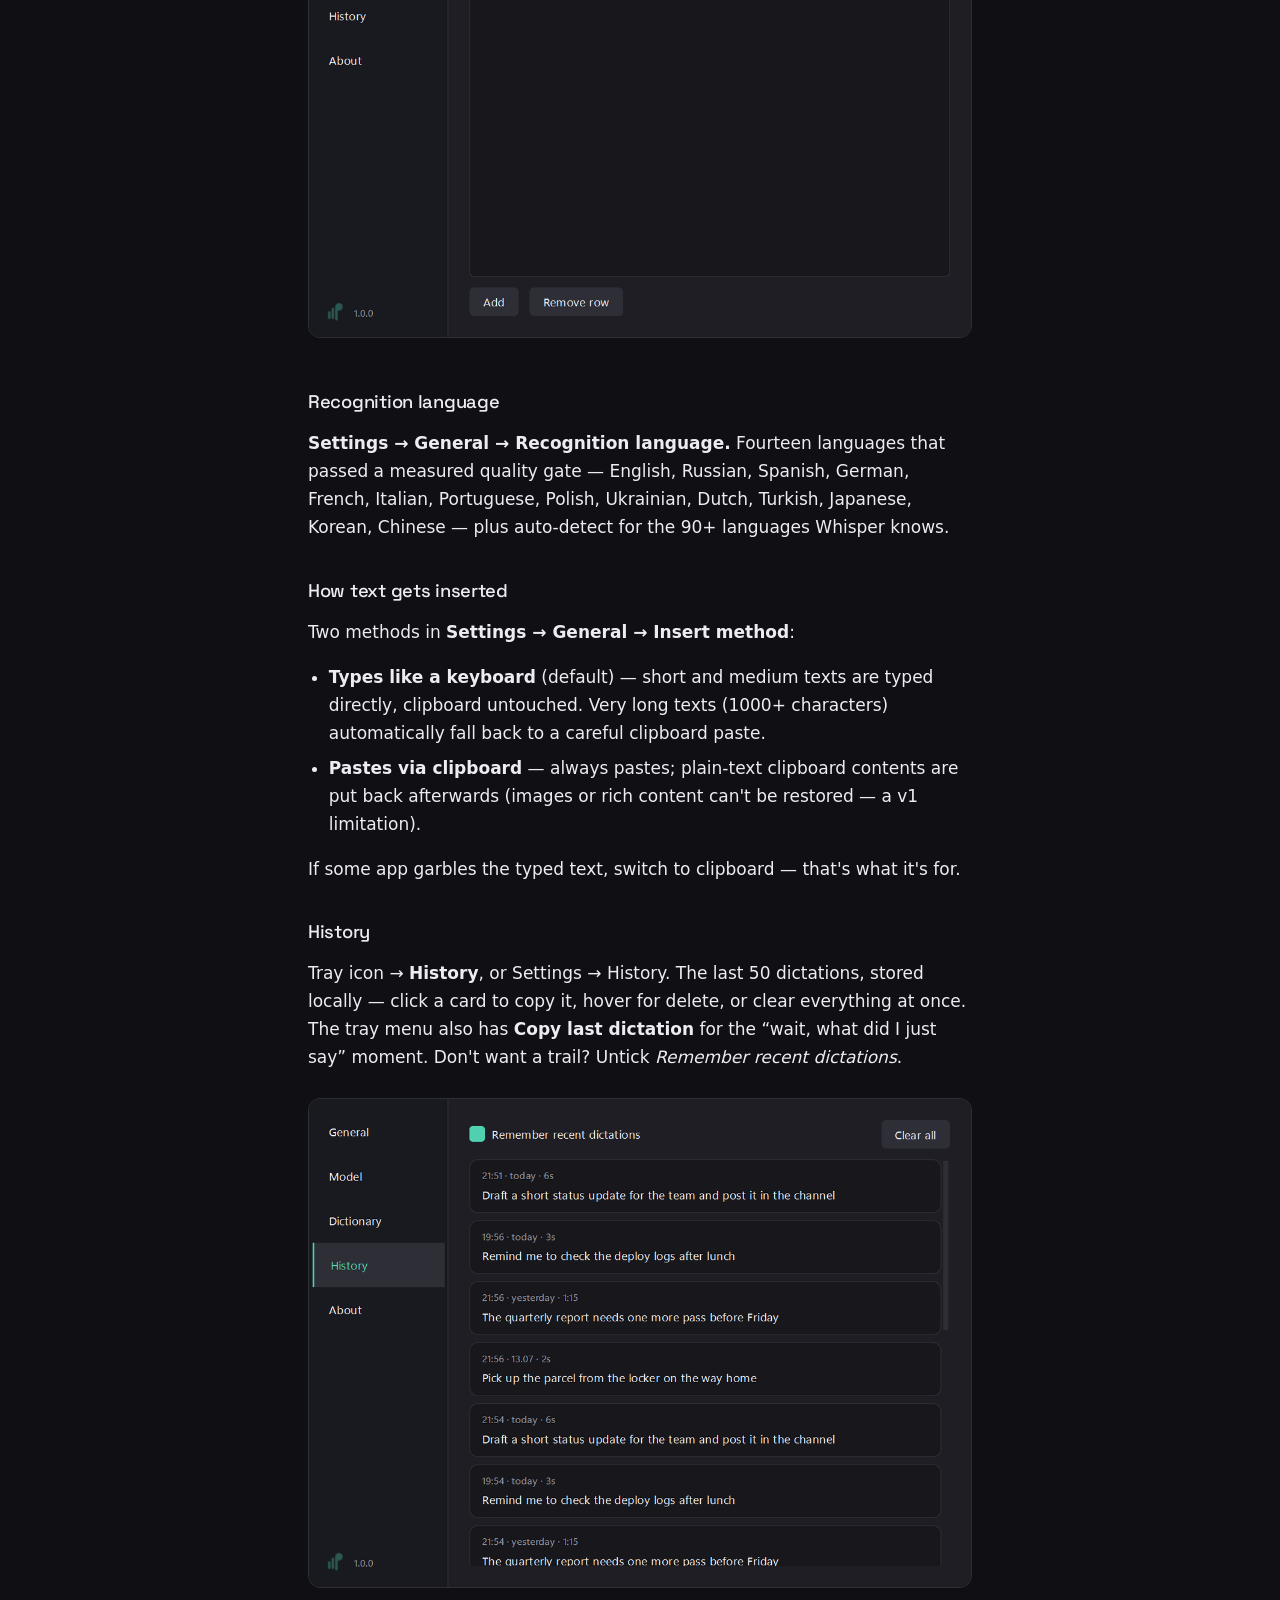
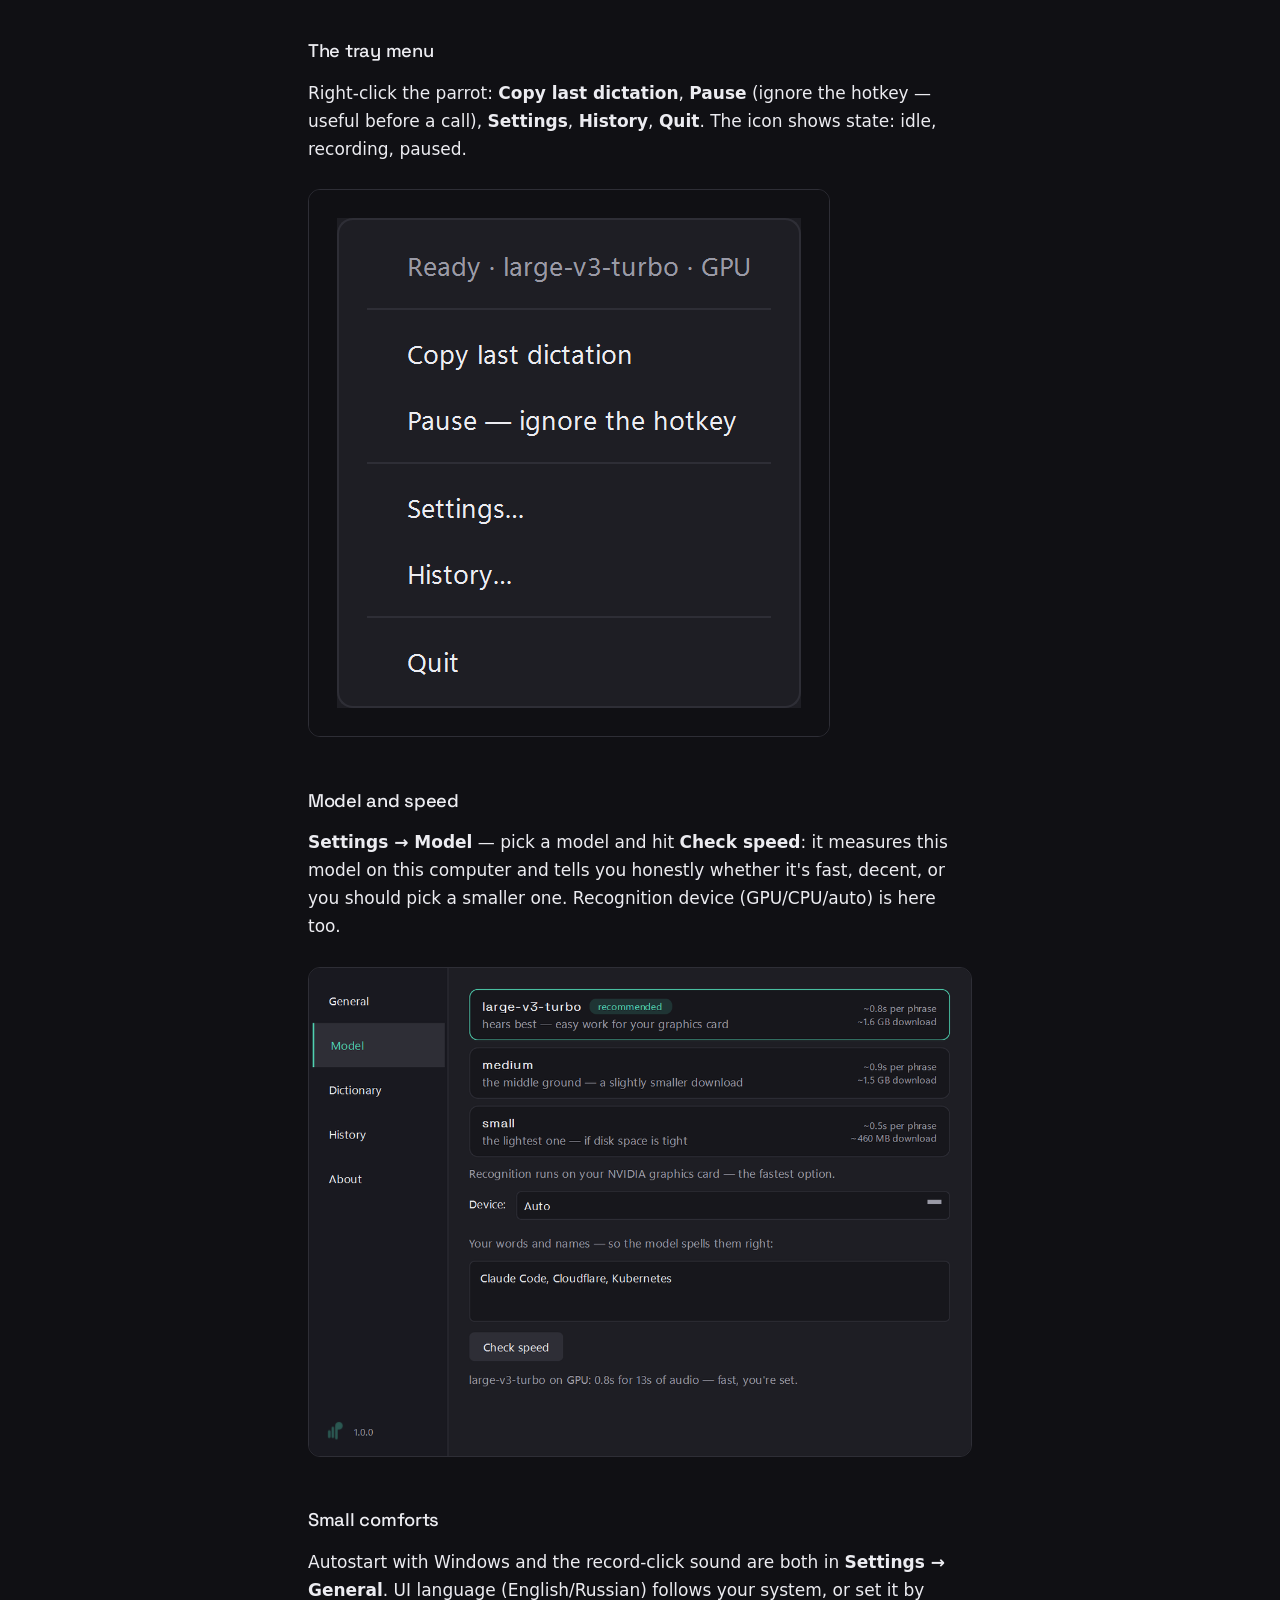
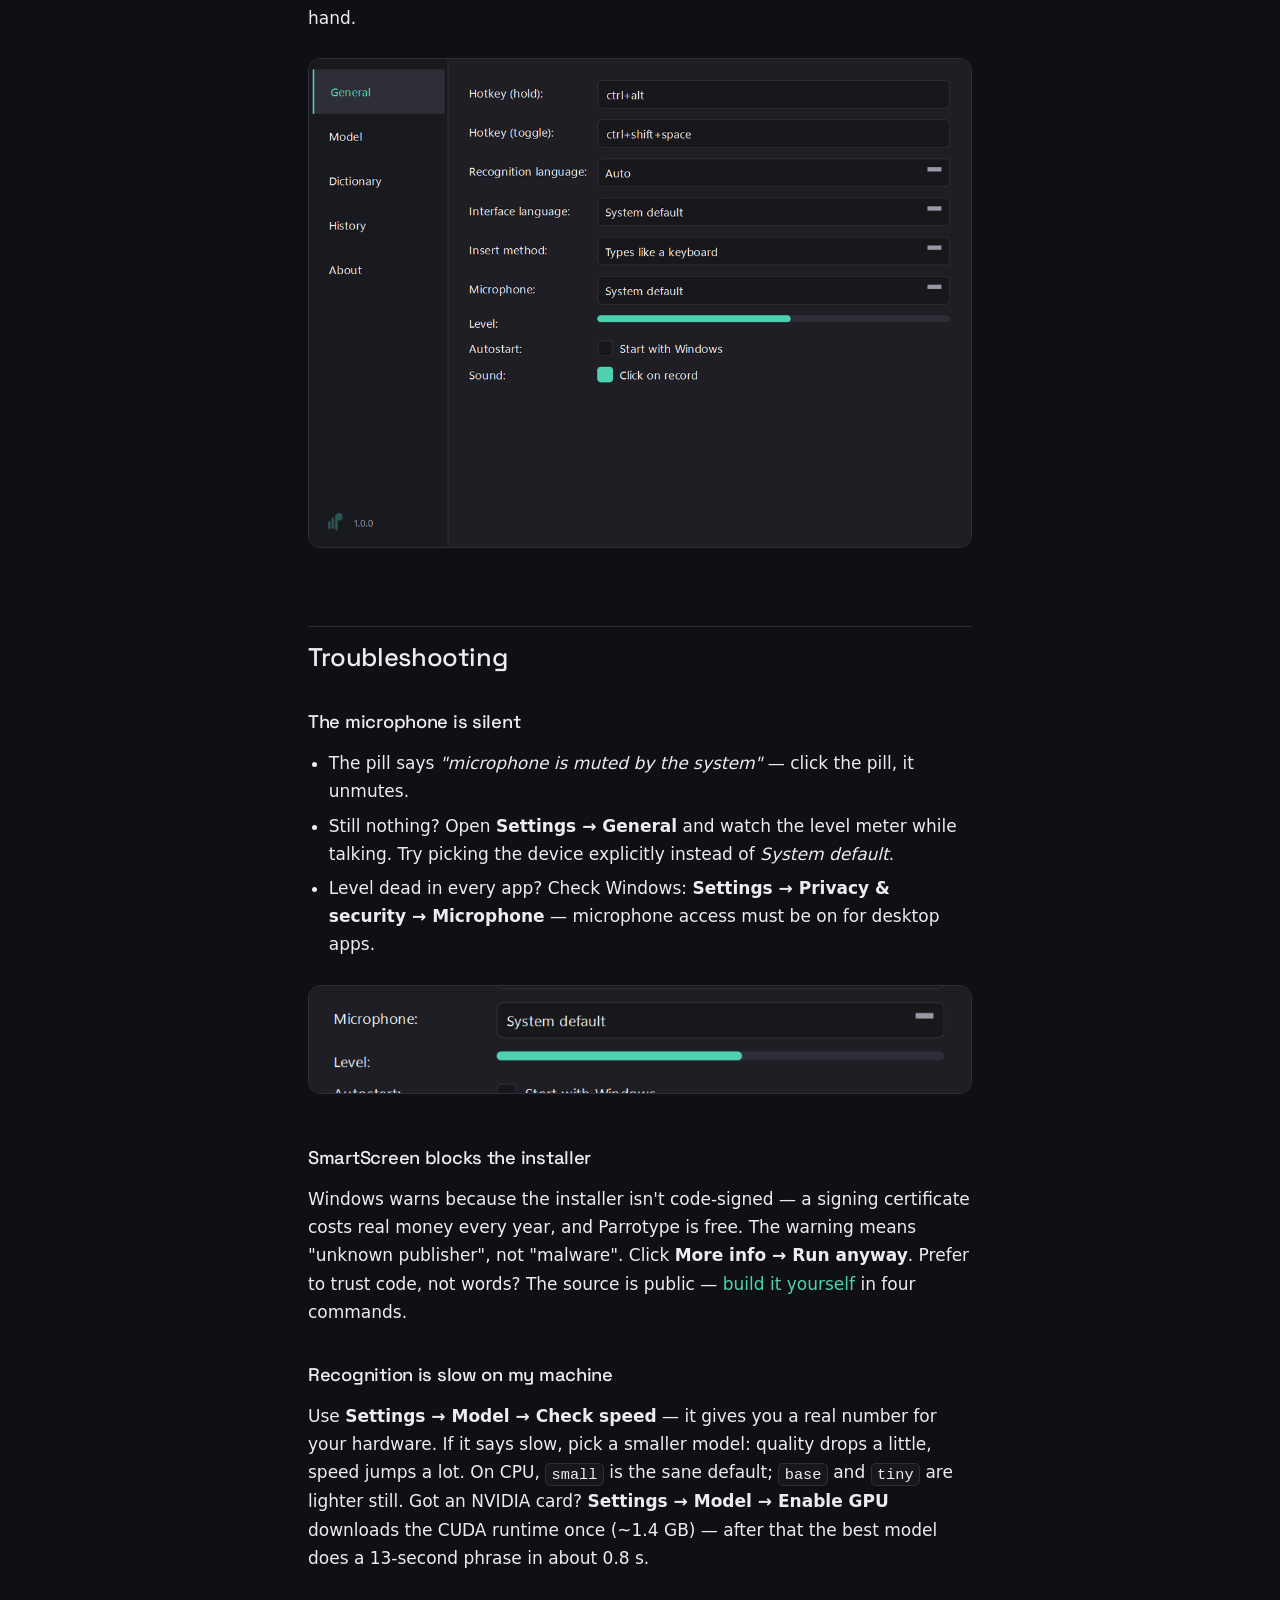
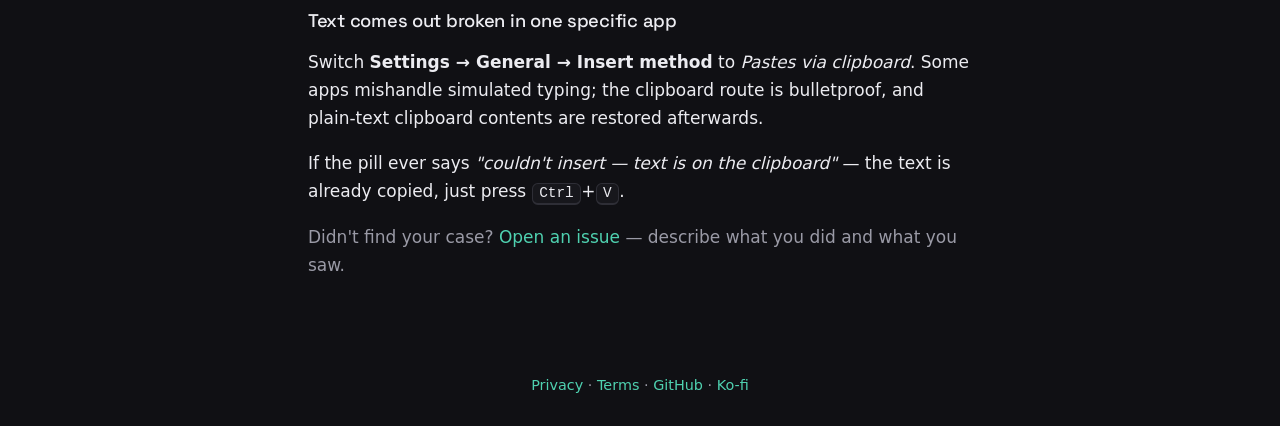
<file: docs/site/guide.html>
<!DOCTYPE html>
<html lang="en">
<head>
<meta charset="utf-8">
<meta name="viewport" content="width=device-width, initial-scale=1">
<meta name="color-scheme" content="dark">
<meta name="theme-color" content="#101014">
<title>Parrotype guide — setup, everyday use, troubleshooting</title>
<meta name="description" content="From download to first dictation in three minutes, plus everything the app can do and fixes for the four things that ever go wrong.">
<link rel="canonical" href="https://yorxenhq.github.io/parrotype/guide.html">
<link rel="icon" type="image/svg+xml" href="favicon.svg">
<meta property="og:type" content="article">
<meta property="og:title" content="Parrotype guide — setup, everyday use, troubleshooting">
<meta property="og:description" content="From download to first dictation in three minutes, plus everything the app can do and fixes for the four things that ever go wrong.">
<meta property="og:image" content="https://yorxenhq.github.io/parrotype/og.png">
<meta property="og:url" content="https://yorxenhq.github.io/parrotype/guide.html">
<meta name="twitter:card" content="summary_large_image">
<style>
:root{--bg:#101014;--surface:#17171C;--text:#ECECF1;--muted:#9A9AA6;--line:#2E2E36;--accent:#4FD1B0;--rec:#FF5C5C}
@font-face{font-family:"Space Grotesk";src:url(fonts/space-grotesk.woff2) format("woff2");font-weight:300 700;font-display:swap}
*{box-sizing:border-box}
body{background:var(--bg);color:var(--text);font:400 1.0625rem/1.65 "Segoe UI Variable Text","Segoe UI",system-ui,sans-serif;margin:0}
h1,h2,h3{font-family:"Space Grotesk","Segoe UI",sans-serif;font-weight:500;line-height:1.15;letter-spacing:-.015em}
h1{font-size:2.2rem;margin:2.5rem 0 .6rem}
h2{font-size:1.6rem;margin:4rem 0 1rem;padding-top:1rem;border-top:1px solid var(--line)}
h3{font-size:1.15rem;margin:2.4rem 0 .6rem}
code,kbd,pre{font-family:"Cascadia Code","Cascadia Mono",Consolas,ui-monospace,monospace}
code{background:var(--surface);border:1px solid var(--line);border-radius:5px;padding:.1em .35em;font-size:.9em}
kbd{background:var(--surface);border:1px solid var(--line);border-bottom-width:2px;border-radius:6px;padding:.1em .45em;font-size:.85em}
a{color:var(--accent);text-decoration:none}
a:hover{text-decoration:underline}
::selection{background:#4FD1B033}
main{max-width:44rem;margin:0 auto;padding:0 1.25rem}
img{max-width:100%;border:1px solid var(--line);border-radius:12px;margin:.6rem 0 .4rem}
ul{padding-left:1.3rem}
li{margin:.4rem 0}
.muted{color:var(--muted)}
.toc{color:var(--muted)}
.toc a{margin-right:.4rem}
header.site{display:flex;align-items:center;justify-content:space-between;gap:1rem;max-width:52rem;margin:0 auto;padding:1.1rem 1.25rem}
header.site .brand{display:flex;align-items:center;gap:.55rem;color:var(--text);font-family:"Space Grotesk","Segoe UI",sans-serif;font-size:1rem}
header.site .brand:hover{text-decoration:none}
header.site nav{display:flex;gap:1.4rem;font-size:.95rem}
footer{max-width:52rem;margin:4.5rem auto 0;padding:1.4rem 1.25rem 2.2rem;color:var(--muted);font-size:.9rem;text-align:center}
</style>
</head>
<body>

<header class="site">
  <a class="brand" href="./">
    <svg viewBox="0 0 96 96" width="24" height="24" aria-hidden="true" xmlns="http://www.w3.org/2000/svg"><rect x="20" y="42" width="10" height="32" rx="5" fill="#4FD1B0"/><rect x="34" y="28" width="10" height="46" rx="5" fill="#4FD1B0"/><path d="M48 74 L48 25 C48 16 54.8 10 63 10 C71.5 10 78 16.5 78 25 C78 33.5 71.5 40 63 40 L58 40 L58 74 C58 76.8 55.8 79 53 79 C50.2 79 48 76.8 48 74 Z" fill="#4FD1B0"/><circle cx="64" cy="23.5" r="3.6" fill="#101014"/></svg>
    Parrotype
  </a>
  <nav>
    <a href="./">Home</a>
    <a href="https://github.com/yorxenhq/parrotype" rel="noopener">GitHub</a>
  </nav>
</header>

<main>

<h1>Parrotype guide</h1>
<p class="toc">
  <a href="#getting-started">Getting started</a> ·
  <a href="#everyday-use">Everyday use</a> ·
  <a href="#troubleshooting">Troubleshooting</a>
</p>
<p class="muted">Everything about Parrotype fits on this page. Ctrl+F is your friend.</p>

<h2 id="getting-started">Getting started</h2>

<h3>1. Download and install</h3>
<p>Grab <a href="https://github.com/yorxenhq/parrotype/releases/latest" rel="noopener">ParrotypeSetup.exe</a> and run it. Windows SmartScreen will warn about an unknown publisher — the installer isn't code-signed yet. Click <strong>More info → Run anyway</strong>. (Why this happens — <a href="#smartscreen">see Troubleshooting</a>.)</p>

<h3>2. First-run wizard — step 1: Microphone</h3>
<p>Say something — the bars should move. When you see <em>"✓ hearing you — good level"</em>, you're good. No microphone found? Plug one in and come back to this step.</p>
<p>Everything runs on your machine — your voice never leaves it.</p>
<img src="img/wizard-1-mic.png" width="1100" alt="First-run wizard step 1: microphone check with a live level meter">

<h3>3. Step 2: Model</h3>
<p>Parrotype checks your hardware and recommends a model: with an NVIDIA graphics card recognition runs on GPU (fastest), otherwise on CPU. The model downloads once — ~75 MB to ~3 GB depending on which you pick — and lives only on this computer. You can change it later in Settings and measure real speed on your machine.</p>
<img src="img/wizard-2-model.png" width="1100" alt="First-run wizard step 2: model cards with a recommended badge and download progress">

<h3>4. Step 3: Hotkey and first dictation</h3>
<p>Hold <kbd>Ctrl</kbd>+<kbd>Alt</kbd>, say a sentence into the test field, release. The text appears — that's the whole workflow. From now on it works in any window: editor, browser, chat, terminal.</p>
<img src="img/wizard-3-hotkey.png" width="1100" alt="First-run wizard step 3: hotkey and a test field with a recognized phrase">

<h2 id="everyday-use">Everyday use</h2>

<h3>Two ways to talk</h3>
<ul>
  <li><strong>Hold to talk:</strong> hold <kbd>Ctrl</kbd>+<kbd>Alt</kbd>, speak, release — text is inserted where your cursor is.</li>
  <li><strong>Hands-free:</strong> press <kbd>Ctrl</kbd>+<kbd>Shift</kbd>+<kbd>Space</kbd> to start, press again to stop.</li>
  <li><strong>Changed your mind:</strong> <kbd>Esc</kbd> cancels the recording — nothing gets inserted.</li>
</ul>
<p>Both hotkeys are editable in <strong>Settings → General</strong> (formats like <code>ctrl+alt</code>, <code>ctrl+shift+space</code>). The little pill at the bottom of the screen shows what's happening — listening, transcribing, inserted. It never steals focus.</p>
<img src="img/pill-states.png" width="1100" alt="The overlay pill states: listening, transcribing, model download, inserted, error">

<h3>Teach it your words</h3>
<p>Two tools:</p>
<ul>
  <li><strong>Replacement dictionary</strong> — <strong>Settings → Dictionary</strong>: exact fixes, left is what you say (<em>Heard</em>), right is what should be typed (<em>Written</em>). E.g. “clod” → Claude, and it will always be written that way.</li>
  <li><strong>Your words and names</strong> — <strong>Settings → Model</strong>: a free-text field for anything you dictate often: products, surnames, jargon (<em>Claude Code, Cloudflare, Kubernetes…</em>). The model uses it as context and spells them right. Dictionary entries feed it automatically.</li>
</ul>
<img src="img/settings-dictionary.png" width="1100" alt="Settings, Dictionary tab: Heard/Written replacement rows">

<h3>Recognition language</h3>
<p><strong>Settings → General → Recognition language.</strong> Fourteen languages that passed a measured quality gate — English, Russian, Spanish, German, French, Italian, Portuguese, Polish, Ukrainian, Dutch, Turkish, Japanese, Korean, Chinese — plus auto-detect for the 90+ languages Whisper knows.</p>

<h3>How text gets inserted</h3>
<p>Two methods in <strong>Settings → General → Insert method</strong>:</p>
<ul>
  <li><strong>Types like a keyboard</strong> (default) — short and medium texts are typed directly, clipboard untouched. Very long texts (1000+ characters) automatically fall back to a careful clipboard paste.</li>
  <li><strong>Pastes via clipboard</strong> — always pastes; plain-text clipboard contents are put back afterwards (images or rich content can't be restored — a v1 limitation).</li>
</ul>
<p>If some app garbles the typed text, switch to clipboard — that's what it's for.</p>

<h3>History</h3>
<p>Tray icon → <strong>History</strong>, or Settings → History. The last 50 dictations, stored locally — click a card to copy it, hover for delete, or clear everything at once. The tray menu also has <strong>Copy last dictation</strong> for the “wait, what did I just say” moment. Don't want a trail? Untick <em>Remember recent dictations</em>.</p>
<img src="img/settings-history.png" width="1100" alt="Settings, History tab: dictation cards with copy-on-click and delete">

<h3>The tray menu</h3>
<p>Right-click the parrot: <strong>Copy last dictation</strong>, <strong>Pause</strong> (ignore the hotkey — useful before a call), <strong>Settings</strong>, <strong>History</strong>, <strong>Quit</strong>. The icon shows state: idle, recording, paused.</p>
<img src="img/tray-menu.png" alt="The tray context menu: status line, copy last dictation, pause, settings, history, quit">

<h3>Model and speed</h3>
<p><strong>Settings → Model</strong> — pick a model and hit <strong>Check speed</strong>: it measures this model on this computer and tells you honestly whether it's fast, decent, or you should pick a smaller one. Recognition device (GPU/CPU/auto) is here too.</p>
<img src="img/settings-model.png" width="1100" alt="Settings, Model tab: model cards, device selector and the Check speed result">

<h3>Small comforts</h3>
<p>Autostart with Windows and the record-click sound are both in <strong>Settings → General</strong>. UI language (English/Russian) follows your system, or set it by hand.</p>
<img src="img/settings-general.png" width="1100" alt="Settings, General tab: hotkeys, languages, insert method, microphone with level meter, autostart, sound">

<h2 id="troubleshooting">Troubleshooting</h2>

<h3 id="mic">The microphone is silent</h3>
<ul>
  <li>The pill says <em>"microphone is muted by the system"</em> — click the pill, it unmutes.</li>
  <li>Still nothing? Open <strong>Settings → General</strong> and watch the level meter while talking. Try picking the device explicitly instead of <em>System default</em>.</li>
  <li>Level dead in every app? Check Windows: <strong>Settings → Privacy &amp; security → Microphone</strong> — microphone access must be on for desktop apps.</li>
</ul>
<img src="img/settings-mic-level.png" alt="The microphone selector and live level meter in Settings, General">

<h3 id="smartscreen">SmartScreen blocks the installer</h3>
<p>Windows warns because the installer isn't code-signed — a signing certificate costs real money every year, and Parrotype is free. The warning means "unknown publisher", not "malware". Click <strong>More info → Run anyway</strong>. Prefer to trust code, not words? The source is public — <a href="https://github.com/yorxenhq/parrotype#readme" rel="noopener">build it yourself</a> in four commands.</p>

<h3 id="slow">Recognition is slow on my machine</h3>
<p>Use <strong>Settings → Model → Check speed</strong> — it gives you a real number for your hardware. If it says slow, pick a smaller model: quality drops a little, speed jumps a lot. On CPU, <code>small</code> is the sane default; <code>base</code> and <code>tiny</code> are lighter still. Got an NVIDIA card? <strong>Settings → Model → Enable GPU</strong> downloads the CUDA runtime once (~1.4 GB) — after that the best model does a 13-second phrase in about 0.8 s.</p>

<h3 id="garbled">Text comes out broken in one specific app</h3>
<p>Switch <strong>Settings → General → Insert method</strong> to <em>Pastes via clipboard</em>. Some apps mishandle simulated typing; the clipboard route is bulletproof, and plain-text clipboard contents are restored afterwards.</p>
<p>If the pill ever says <em>"couldn't insert — text is on the clipboard"</em> — the text is already copied, just press <kbd>Ctrl</kbd>+<kbd>V</kbd>.</p>

<p class="muted">Didn't find your case? <a href="https://github.com/yorxenhq/parrotype/issues" rel="noopener">Open an issue</a> — describe what you did and what you saw.</p>

</main>

<footer>
  <a href="privacy.html">Privacy</a> · <a href="terms.html">Terms</a> · <a href="https://github.com/yorxenhq/parrotype" rel="noopener">GitHub</a> · <a href="https://ko-fi.com/eugene_vovk" rel="noopener">Ko-fi</a>
</footer>

<script type="application/ld+json">
{
  "@context": "https://schema.org",
  "@type": "TechArticle",
  "name": "Parrotype guide — setup, everyday use, troubleshooting",
  "description": "From download to first dictation in three minutes, plus everything the app can do and fixes for the four things that ever go wrong.",
  "image": "https://yorxenhq.github.io/parrotype/og.png",
  "url": "https://yorxenhq.github.io/parrotype/guide.html"
}
</script>

</body>
</html>
</file>
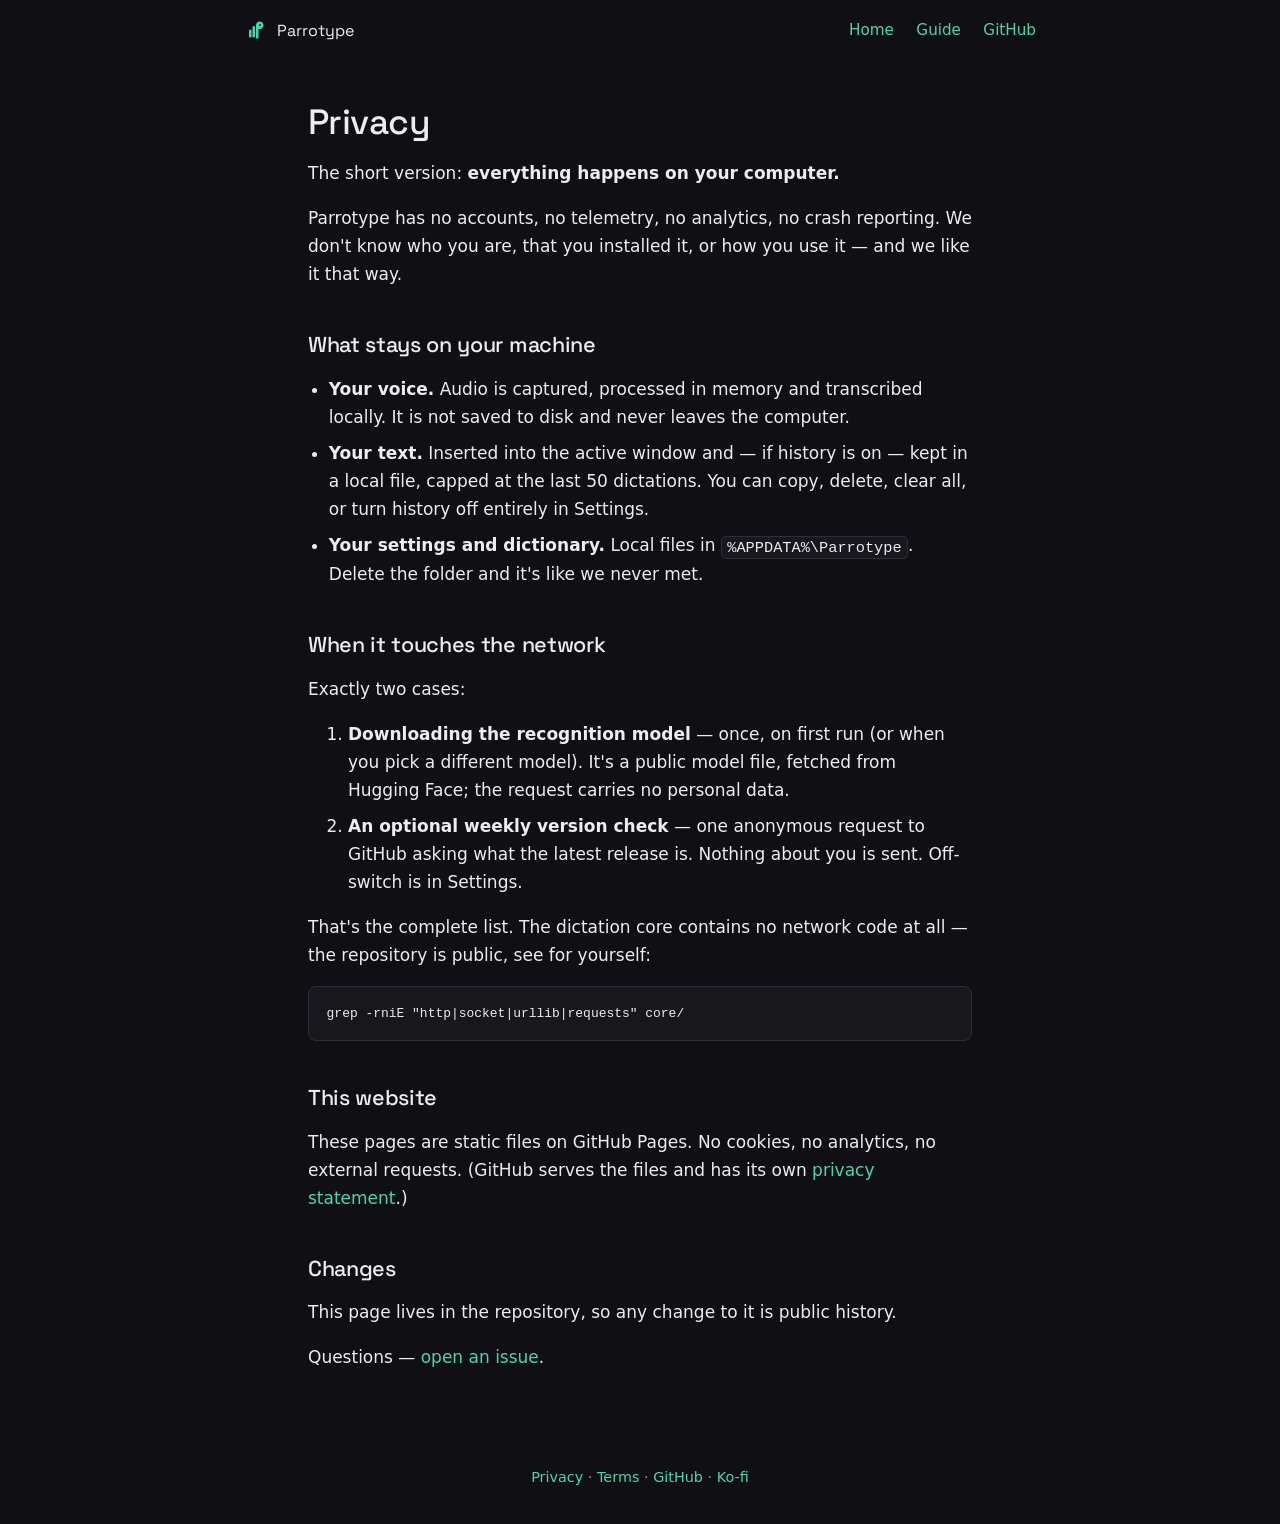
<file: docs/site/privacy.html>
<!DOCTYPE html>
<html lang="en">
<head>
<meta charset="utf-8">
<meta name="viewport" content="width=device-width, initial-scale=1">
<meta name="color-scheme" content="dark">
<meta name="theme-color" content="#101014">
<title>Privacy — Parrotype</title>
<meta name="description" content="No telemetry, no accounts, no analytics. What Parrotype does and doesn't do with your data — the honest version.">
<link rel="canonical" href="https://yorxenhq.github.io/parrotype/privacy.html">
<link rel="icon" type="image/svg+xml" href="favicon.svg">
<meta property="og:type" content="website">
<meta property="og:title" content="Privacy — Parrotype">
<meta property="og:description" content="No telemetry, no accounts, no analytics. What Parrotype does and doesn't do with your data — the honest version.">
<meta property="og:image" content="https://yorxenhq.github.io/parrotype/og.png">
<meta property="og:url" content="https://yorxenhq.github.io/parrotype/privacy.html">
<meta name="twitter:card" content="summary_large_image">
<style>
:root{--bg:#101014;--surface:#17171C;--text:#ECECF1;--muted:#9A9AA6;--line:#2E2E36;--accent:#4FD1B0;--rec:#FF5C5C}
@font-face{font-family:"Space Grotesk";src:url(fonts/space-grotesk.woff2) format("woff2");font-weight:300 700;font-display:swap}
*{box-sizing:border-box}
body{background:var(--bg);color:var(--text);font:400 1.0625rem/1.65 "Segoe UI Variable Text","Segoe UI",system-ui,sans-serif;margin:0}
h1,h2,h3{font-family:"Space Grotesk","Segoe UI",sans-serif;font-weight:500;line-height:1.15;letter-spacing:-.015em}
h1{font-size:2.2rem;margin:2.5rem 0 1rem}
h2{font-size:1.35rem;margin:2.8rem 0 .8rem}
code,kbd,pre{font-family:"Cascadia Code","Cascadia Mono",Consolas,ui-monospace,monospace}
code{background:var(--surface);border:1px solid var(--line);border-radius:5px;padding:.1em .35em;font-size:.9em}
pre{background:var(--surface);border:1px solid var(--line);border-radius:8px;padding:.9rem 1.1rem;overflow:auto;font-size:.9rem}
pre code{background:none;border:none;padding:0}
a{color:var(--accent);text-decoration:none}
a:hover{text-decoration:underline}
::selection{background:#4FD1B033}
main{max-width:44rem;margin:0 auto;padding:0 1.25rem}
ul{padding-left:1.3rem}
li{margin:.5rem 0}
header.site{display:flex;align-items:center;justify-content:space-between;gap:1rem;max-width:52rem;margin:0 auto;padding:1.1rem 1.25rem}
header.site .brand{display:flex;align-items:center;gap:.55rem;color:var(--text);font-family:"Space Grotesk","Segoe UI",sans-serif;font-size:1rem}
header.site .brand:hover{text-decoration:none}
header.site nav{display:flex;gap:1.4rem;font-size:.95rem}
footer{max-width:52rem;margin:4.5rem auto 0;padding:1.4rem 1.25rem 2.2rem;color:var(--muted);font-size:.9rem;text-align:center}
</style>
</head>
<body>

<header class="site">
  <a class="brand" href="./">
    <svg viewBox="0 0 96 96" width="24" height="24" aria-hidden="true" xmlns="http://www.w3.org/2000/svg"><rect x="20" y="42" width="10" height="32" rx="5" fill="#4FD1B0"/><rect x="34" y="28" width="10" height="46" rx="5" fill="#4FD1B0"/><path d="M48 74 L48 25 C48 16 54.8 10 63 10 C71.5 10 78 16.5 78 25 C78 33.5 71.5 40 63 40 L58 40 L58 74 C58 76.8 55.8 79 53 79 C50.2 79 48 76.8 48 74 Z" fill="#4FD1B0"/><circle cx="64" cy="23.5" r="3.6" fill="#101014"/></svg>
    Parrotype
  </a>
  <nav>
    <a href="./">Home</a>
    <a href="guide.html">Guide</a>
    <a href="https://github.com/yorxenhq/parrotype" rel="noopener">GitHub</a>
  </nav>
</header>

<main>

<h1>Privacy</h1>

<p>The short version: <strong>everything happens on your computer.</strong></p>

<p>Parrotype has no accounts, no telemetry, no analytics, no crash reporting. We don't know who you are, that you installed it, or how you use it — and we like it that way.</p>

<h2>What stays on your machine</h2>

<ul>
  <li><strong>Your voice.</strong> Audio is captured, processed in memory and transcribed locally. It is not saved to disk and never leaves the computer.</li>
  <li><strong>Your text.</strong> Inserted into the active window and — if history is on — kept in a local file, capped at the last 50 dictations. You can copy, delete, clear all, or turn history off entirely in Settings.</li>
  <li><strong>Your settings and dictionary.</strong> Local files in <code>%APPDATA%\Parrotype</code>. Delete the folder and it's like we never met.</li>
</ul>

<h2>When it touches the network</h2>

<p>Exactly two cases:</p>

<ol>
  <li><strong>Downloading the recognition model</strong> — once, on first run (or when you pick a different model). It's a public model file, fetched from Hugging Face; the request carries no personal data.</li>
  <li><strong>An optional weekly version check</strong> — one anonymous request to GitHub asking what the latest release is. Nothing about you is sent. Off-switch is in Settings.</li>
</ol>

<p>That's the complete list. The dictation core contains no network code at all — the repository is public, see for yourself:</p>

<pre><code>grep -rniE "http|socket|urllib|requests" core/</code></pre>

<h2>This website</h2>

<p>These pages are static files on GitHub Pages. No cookies, no analytics, no external requests. (GitHub serves the files and has its own <a href="https://docs.github.com/en/site-policy/privacy-policies/github-general-privacy-statement" rel="noopener">privacy statement</a>.)</p>

<h2>Changes</h2>

<p>This page lives in the repository, so any change to it is public history.</p>

<p>Questions — <a href="https://github.com/yorxenhq/parrotype/issues" rel="noopener">open an issue</a>.</p>

</main>

<footer>
  <a href="privacy.html">Privacy</a> · <a href="terms.html">Terms</a> · <a href="https://github.com/yorxenhq/parrotype" rel="noopener">GitHub</a> · <a href="https://ko-fi.com/eugene_vovk" rel="noopener">Ko-fi</a>
</footer>

</body>
</html>
</file>
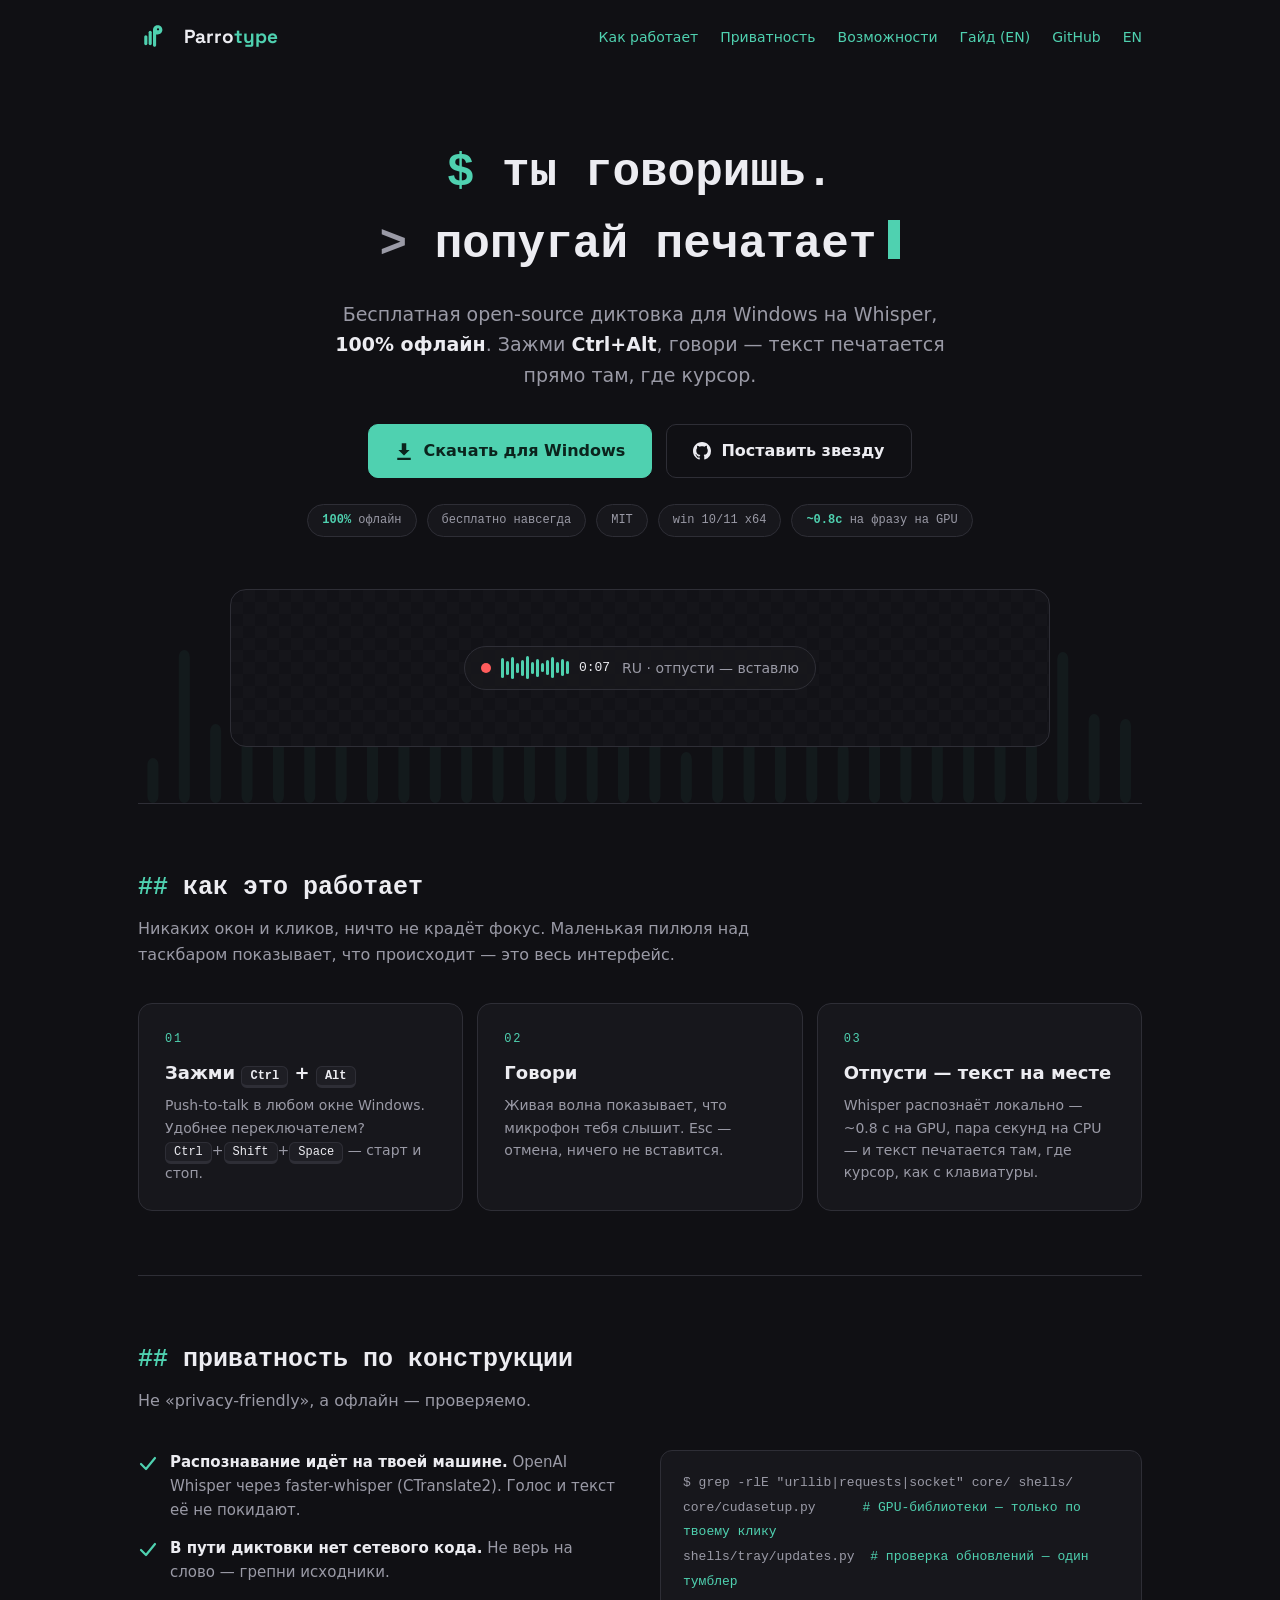
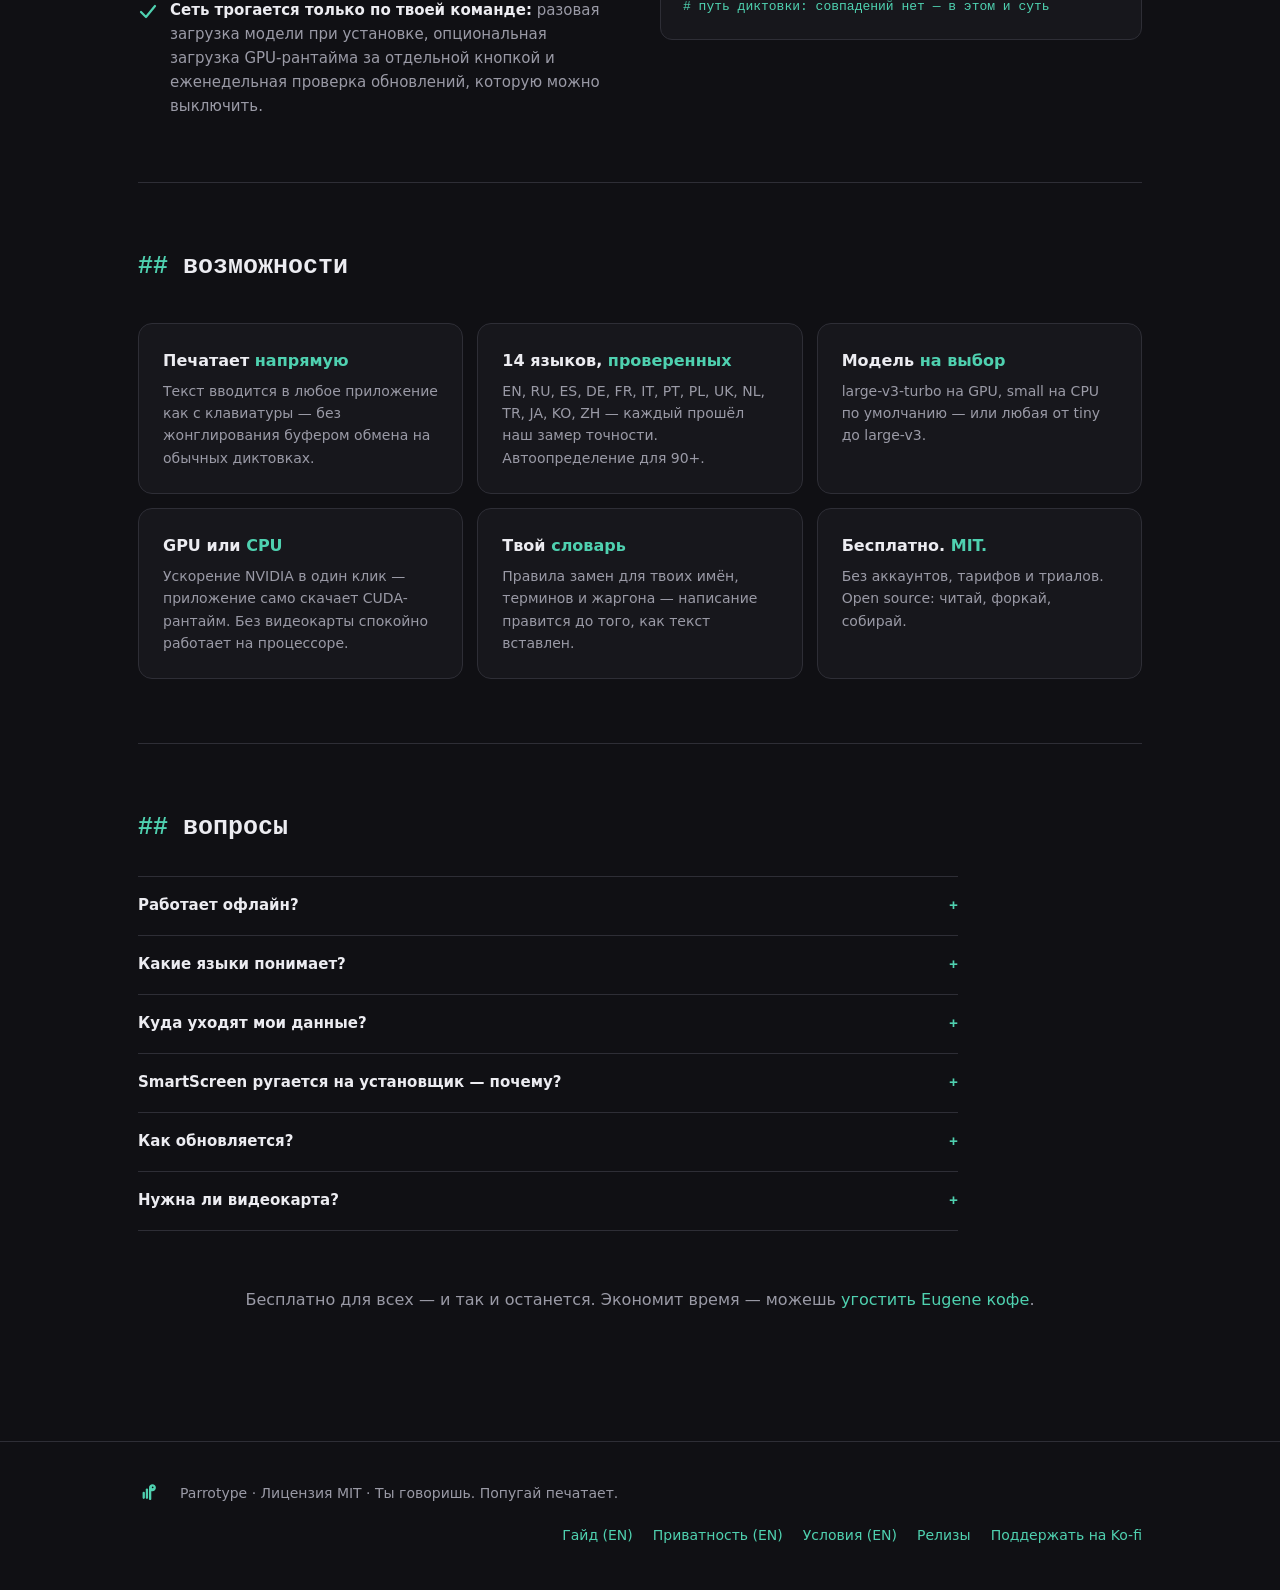
<file: docs/site/ru.html>
<!DOCTYPE html>
<html lang="ru">
<head>
<meta charset="utf-8">
<meta name="viewport" content="width=device-width, initial-scale=1">
<meta name="color-scheme" content="dark">
<meta name="theme-color" content="#101014">
<title>Parrotype — ты говоришь, попугай печатает</title>
<meta name="description" content="Бесплатная open-source диктовка для Windows на Whisper, 100% офлайн. Зажми Ctrl+Alt, говори — текст печатается там, где курсор.">
<link rel="canonical" href="https://yorxenhq.github.io/parrotype/ru.html">
<link rel="alternate" hreflang="en" href="https://yorxenhq.github.io/parrotype/">
<link rel="alternate" hreflang="ru" href="https://yorxenhq.github.io/parrotype/ru.html">
<link rel="alternate" hreflang="x-default" href="https://yorxenhq.github.io/parrotype/">
<link rel="icon" type="image/svg+xml" href="favicon.svg">
<meta property="og:type" content="website">
<meta property="og:title" content="Parrotype — ты говоришь, попугай печатает">
<meta property="og:description" content="Бесплатная open-source диктовка для Windows, 100% офлайн.">
<meta property="og:image" content="https://yorxenhq.github.io/parrotype/og-ru.png">
<meta property="og:url" content="https://yorxenhq.github.io/parrotype/ru.html">
<meta name="twitter:card" content="summary_large_image">
<style>
*{margin:0;padding:0;box-sizing:border-box}
:root{--bg:#101014;--ov:rgba(23,23,28,.88);--surf:#17171C;--card:#1E1E24;--line:#2E2E36;--text:#ECECF1;--mut:#9A9AA6;--mint:#4FD1B0;--rec:#FF5C5C}
@font-face{font-family:"Space Grotesk";src:url(fonts/space-grotesk.woff2) format("woff2");font-weight:300 700;font-display:swap}
body{background:var(--bg);color:var(--text);font-family:"Segoe UI Variable","Segoe UI",system-ui,sans-serif;line-height:1.6}
.mono{font-family:"Cascadia Mono","Consolas",monospace}
.sg{font-family:'Space Grotesk',"Segoe UI Variable","Segoe UI",sans-serif}
a{color:var(--mint);text-decoration:none}a:hover{color:#7FE3C9}
.wrap{max-width:1060px;margin:0 auto;padding:0 28px}
nav{display:flex;align-items:center;gap:16px;padding:22px 0}
nav .nm{font-weight:700;font-size:19px}
nav .nm .a{color:var(--mint)}
nav .sp{margin-left:auto;display:flex;gap:22px;font-size:14px;flex-wrap:wrap}
.hero{padding:64px 0 56px;text-align:center;position:relative}
.hero>*{position:relative;z-index:1}
.wavebg{z-index:0!important}
.hero h1{font-size:clamp(28px,4.2vw,46px);font-weight:600;line-height:1.55}
.hero .mm{color:var(--mut)}
.cur{display:inline-block;width:12px;height:.85em;background:var(--mint);vertical-align:-2px;margin-left:12px;animation:blink 1.2s steps(1) infinite}
@keyframes blink{50%{opacity:0}}
.hero h1 .a{color:var(--mint)}
.hero .sub{font-size:19px;color:var(--mut);max-width:640px;margin:18px auto 0}
.hero .sub b{color:var(--text);font-weight:600}
.cta{display:flex;gap:14px;justify-content:center;margin-top:34px;flex-wrap:wrap}
.btn{display:inline-flex;align-items:center;gap:10px;border-radius:10px;padding:13px 26px;font-size:16px;font-weight:600;border:1px solid var(--line);transition:background .15s,border-color .15s}
.btn.p{background:var(--mint);color:#0B241D;border-color:var(--mint)}
.btn.p:hover{background:#66DBBE;color:#0B241D}
.btn.s{color:var(--text)}
.btn.s:hover{border-color:#4a4a56;color:var(--text)}
.btn:focus-visible{outline:2px solid var(--mint);outline-offset:3px}
.chips{display:flex;gap:10px;justify-content:center;margin-top:26px;flex-wrap:wrap}
.chip{font-family:"Cascadia Mono","Consolas",monospace;font-size:12px;border:1px solid var(--line);border-radius:999px;padding:6px 14px;background:var(--surf);color:var(--mut);white-space:nowrap}
.chip b{color:var(--mint);font-weight:600}
.demo{margin:52px auto 0;max-width:820px;background:repeating-conic-gradient(#15151A 0% 25%,#121217 0% 50%) 0 0/24px 24px;border:1px solid var(--line);border-radius:16px;padding:56px 20px;display:flex;justify-content:center}
.pill{height:44px;border-radius:22px;background:var(--ov);border:1px solid var(--line);display:inline-flex;align-items:center;padding:0 16px;font-size:14px;white-space:nowrap}
.rec{width:10px;height:10px;border-radius:50%;background:var(--rec);animation:pulse 1.5s ease-in-out infinite}
@keyframes pulse{0%,100%{opacity:1}50%{opacity:.45}}
.wave{display:flex;align-items:center;gap:2px;height:24px;margin-left:10px}
.wave i{width:3px;border-radius:1.5px;background:var(--mint);display:block;animation:wv 1.1s ease-in-out infinite}
@keyframes wv{0%,100%{transform:scaleY(.35)}50%{transform:scaleY(1)}}
@media(prefers-reduced-motion:reduce){.cur,.rec,.wave i{animation:none}}
.timer{font-family:"Cascadia Mono","Consolas",monospace;font-size:13px;margin-left:10px}
.hint{color:var(--mut);margin-left:12px}
section{padding:64px 0;border-top:1px solid var(--line)}
h2{font-family:"Cascadia Mono","Consolas",monospace;font-size:25px;font-weight:600;margin-bottom:8px}
h2 .hh{color:var(--mint)}
.lead{color:var(--mut);font-size:16px;max-width:640px}
.steps{display:grid;grid-template-columns:repeat(3,1fr);gap:14px;margin-top:36px}
.step{background:var(--surf);border:1px solid var(--line);border-radius:14px;padding:26px}
.step .n{font-family:"Cascadia Mono","Consolas",monospace;font-size:12px;color:var(--mint);letter-spacing:.14em}
.step h3{font-size:18px;font-weight:600;margin:10px 0 6px}
.step p{font-size:14px;color:var(--mut)}
.key{font-family:"Cascadia Mono","Consolas",monospace;font-size:12px;color:var(--text);border:1px solid var(--line);border-bottom-width:3px;border-radius:6px;padding:2px 8px;background:var(--card);white-space:nowrap}
.grid{display:grid;grid-template-columns:repeat(3,1fr);gap:14px;margin-top:36px}
.f{background:var(--surf);border:1px solid var(--line);border-radius:14px;padding:24px}
.f h3{font-size:16px;font-weight:600;margin-bottom:6px}
.f p{font-size:14px;color:var(--mut)}
.f h3 .a{color:var(--mint)}
.priv{display:grid;grid-template-columns:1fr 1fr;gap:40px;align-items:start;margin-top:36px}
.priv ul{list-style:none;display:flex;flex-direction:column;gap:14px}
.priv li{display:flex;gap:12px;font-size:15px;color:var(--mut)}
.priv li b{color:var(--text);font-weight:600}
.tick{flex:none;width:20px;height:20px;margin-top:3px}
.code{background:var(--surf);border:1px solid var(--line);border-radius:12px;padding:20px 22px;font-family:"Cascadia Mono","Consolas",monospace;font-size:13px;color:var(--mut);line-height:1.9;overflow-x:auto}
.code .c{color:var(--mint)}
.faq{max-width:820px;margin-top:28px}
details{border-top:1px solid var(--line)}
details:last-of-type{border-bottom:1px solid var(--line)}
summary{font-weight:600;font-size:15px;padding:16px 0;cursor:pointer;list-style:none;display:flex;justify-content:space-between;align-items:baseline;gap:16px}
summary::-webkit-details-marker{display:none}
summary::after{content:"+";color:var(--mint);font-family:"Cascadia Mono","Consolas",monospace;flex:none}
details[open] summary::after{content:"−"}
details p{color:var(--mut);font-size:14px;margin:0;padding:0 0 16px}
.closer{text-align:center;color:var(--mut);padding:56px 0 0}
footer{border-top:1px solid var(--line);padding:40px 0 56px;margin-top:64px}
.frow{display:flex;align-items:center;gap:20px;flex-wrap:wrap;font-size:14px;color:var(--mut)}
.frow .sp{margin-left:auto;display:flex;gap:20px;flex-wrap:wrap}
@media(max-width:820px){.steps,.grid{grid-template-columns:1fr}.priv{grid-template-columns:1fr}}
@media(max-width:680px){
  nav{flex-wrap:wrap;row-gap:10px;padding:18px 0 14px}
  nav .sp{margin-left:0;flex-basis:100%;justify-content:flex-start;gap:8px 18px;font-size:13px}
  .hero{padding:40px 0 48px}
  .hero h1{font-size:clamp(21px,6.2vw,46px)}
  .cur{width:9px;margin-left:8px}
  .demo{padding:40px 12px}
  .frow .sp{margin-left:0;flex-basis:100%}
}
@media(max-width:480px){.pill .hint{display:none}.pill{font-size:13px}}
body{overflow-x:hidden}
</style>
</head>
<body>
<div class="wrap">
<nav>
  <svg width="30" height="30" viewBox="0 0 96 96" xmlns="http://www.w3.org/2000/svg" aria-hidden="true"><rect x="20" y="42" width="10" height="32" rx="5" fill="#4FD1B0"></rect><rect x="34" y="28" width="10" height="46" rx="5" fill="#4FD1B0"></rect><path d="M48 74 L48 25 C48 16 54.8 10 63 10 C71.5 10 78 16.5 78 25 C78 33.5 71.5 40 63 40 L58 40 L58 74 C58 76.8 55.8 79 53 79 C50.2 79 48 76.8 48 74 Z" fill="#4FD1B0"></path><circle cx="64" cy="23.5" r="3.6" fill="#101014"></circle></svg>
  <span class="nm sg">Parro<span class="a">type</span></span>
  <span class="sp"><a href="#how">Как работает</a><a href="#privacy">Приватность</a><a href="#features">Возможности</a><a href="guide.html" hreflang="en">Гайд (EN)</a><a href="https://github.com/yorxenhq/parrotype" rel="noopener">GitHub</a><a href="./" lang="en" hreflang="en">EN</a></span>
</nav>

<div class="hero">
<svg class="wavebg" style="position:absolute;left:0;bottom:0;width:100%;height:180px;z-index:0;pointer-events:none" viewBox="0 0 1280 180" preserveAspectRatio="none" aria-hidden="true"><g fill="#4FD1B0" opacity="0.05"><rect x="12" y="135" width="14" height="45" rx="7"></rect><rect x="52" y="27" width="14" height="153" rx="7"></rect><rect x="92" y="101" width="14" height="79" rx="7"></rect><rect x="132" y="110" width="14" height="70" rx="7"></rect><rect x="172" y="50" width="14" height="130" rx="7"></rect><rect x="212" y="73" width="14" height="107" rx="7"></rect><rect x="252" y="96" width="14" height="84" rx="7"></rect><rect x="292" y="47" width="14" height="133" rx="7"></rect><rect x="332" y="47" width="14" height="133" rx="7"></rect><rect x="372" y="71" width="14" height="109" rx="7"></rect><rect x="412" y="55" width="14" height="125" rx="7"></rect><rect x="452" y="61" width="14" height="119" rx="7"></rect><rect x="492" y="39" width="14" height="141" rx="7"></rect><rect x="532" y="107" width="14" height="73" rx="7"></rect><rect x="572" y="91" width="14" height="89" rx="7"></rect><rect x="612" y="52" width="14" height="128" rx="7"></rect><rect x="652" y="53" width="14" height="127" rx="7"></rect><rect x="692" y="129" width="14" height="51" rx="7"></rect><rect x="732" y="55" width="14" height="125" rx="7"></rect><rect x="772" y="80" width="14" height="100" rx="7"></rect><rect x="812" y="27" width="14" height="153" rx="7"></rect><rect x="852" y="41" width="14" height="139" rx="7"></rect><rect x="892" y="121" width="14" height="59" rx="7"></rect><rect x="932" y="75" width="14" height="105" rx="7"></rect><rect x="972" y="27" width="14" height="153" rx="7"></rect><rect x="1012" y="54" width="14" height="126" rx="7"></rect><rect x="1052" y="60" width="14" height="120" rx="7"></rect><rect x="1092" y="67" width="14" height="113" rx="7"></rect><rect x="1132" y="28" width="14" height="152" rx="7"></rect><rect x="1172" y="29" width="14" height="151" rx="7"></rect><rect x="1212" y="91" width="14" height="89" rx="7"></rect><rect x="1252" y="96" width="14" height="84" rx="7"></rect></g></svg>
  <h1 class="mono th"><span class="a">$</span> ты говоришь.<br><span class="mm">&gt;</span> попугай печатает<span class="cur"></span></h1>
  <p class="sub">Бесплатная open-source диктовка для Windows на Whisper, <b>100% офлайн</b>. Зажми <b>Ctrl+Alt</b>, говори — текст печатается прямо там, где курсор.</p>
  <div class="cta">
    <a class="btn p" href="https://github.com/yorxenhq/parrotype/releases"><svg width="18" height="18" viewBox="0 0 16 16" fill="currentColor" aria-hidden="true"><path d="M8 12 3 7h3V1h4v6h3L8 12Zm-6 2h12v2H2v-2Z"></path></svg>Скачать для Windows</a>
    <a class="btn s" href="https://github.com/yorxenhq/parrotype" rel="noopener"><svg width="18" height="18" viewBox="0 0 16 16" fill="currentColor" aria-hidden="true"><path d="M8 0C3.58 0 0 3.58 0 8c0 3.54 2.29 6.53 5.47 7.59.4.07.55-.17.55-.38 0-.19-.01-.82-.01-1.49-2.01.37-2.53-.49-2.69-.94-.09-.23-.48-.94-.82-1.13-.28-.15-.68-.52-.01-.53.63-.01 1.08.58 1.23.82.72 1.21 1.87.87 2.33.66.07-.52.28-.87.51-1.07-1.78-.2-3.64-.89-3.64-3.95 0-.87.31-1.59.82-2.15-.08-.2-.36-1.02.08-2.12 0 0 .67-.21 2.2.82.64-.18 1.32-.27 2-.27s1.36.09 2 .27c1.53-1.04 2.2-.82 2.2-.82.44 1.1.16 1.92.08 2.12.51.56.82 1.27.82 2.15 0 3.07-1.87 3.75-3.65 3.95.29.25.54.73.54 1.48 0 1.07-.01 1.93-.01 2.2 0 .21.15.46.55.38A8.01 8.01 0 0 0 16 8c0-4.42-3.58-8-8-8Z"></path></svg>Поставить звезду</a>
  </div>
  <div class="chips"><span class="chip"><b>100%</b> офлайн</span><span class="chip">бесплатно навсегда</span><span class="chip">MIT</span><span class="chip">win 10/11 x64</span><span class="chip"><b>~0.8с</b> на фразу на GPU</span></div>
  <div class="demo"><div class="pill"><span class="rec"></span><span class="wave"><i style="height:20px;animation-delay:0s"></i><i style="height:14px;animation-delay:.12s"></i><i style="height:22px;animation-delay:.24s"></i><i style="height:10px;animation-delay:.36s"></i><i style="height:16px;animation-delay:.48s"></i><i style="height:23px;animation-delay:.6s"></i><i style="height:12px;animation-delay:.72s"></i><i style="height:18px;animation-delay:.84s"></i><i style="height:9px;animation-delay:.96s"></i><i style="height:15px;animation-delay:.3s"></i><i style="height:21px;animation-delay:.55s"></i><i style="height:11px;animation-delay:.8s"></i><i style="height:17px;animation-delay:.2s"></i><i style="height:13px;animation-delay:.44s"></i></span><span class="timer">0:07</span><span class="hint">RU · отпусти — вставлю</span></div></div>
</div>

<section id="how">
  <h2><span class="hh">##</span> как это работает</h2>
  <p class="lead">Никаких окон и кликов, ничто не крадёт фокус. Маленькая пилюля над таскбаром показывает, что происходит — это весь интерфейс.</p>
  <div class="steps">
    <div class="step"><div class="n">01</div><h3>Зажми <span class="key">Ctrl</span> + <span class="key">Alt</span></h3><p>Push-to-talk в любом окне Windows. Удобнее переключателем? <span class="key">Ctrl</span>+<span class="key">Shift</span>+<span class="key">Space</span> — старт и стоп.</p></div>
    <div class="step"><div class="n">02</div><h3>Говори</h3><p>Живая волна показывает, что микрофон тебя слышит. Esc — отмена, ничего не вставится.</p></div>
    <div class="step"><div class="n">03</div><h3>Отпусти — текст на месте</h3><p>Whisper распознаёт локально — ~0.8 с на GPU, пара секунд на CPU — и текст печатается там, где курсор, как с клавиатуры.</p></div>
  </div>
</section>

<section id="privacy">
  <h2><span class="hh">##</span> приватность по конструкции</h2>
  <p class="lead">Не «privacy-friendly», а офлайн — проверяемо.</p>
  <div class="priv">
    <ul>
      <li><svg class="tick" viewBox="0 0 20 20" aria-hidden="true"><path d="M3 11 8 16 17 5" fill="none" stroke="#4FD1B0" stroke-width="2.2" stroke-linecap="round" stroke-linejoin="round"></path></svg><span><b>Распознавание идёт на твоей машине.</b> OpenAI Whisper через faster-whisper (CTranslate2). Голос и текст её не покидают.</span></li>
      <li><svg class="tick" viewBox="0 0 20 20" aria-hidden="true"><path d="M3 11 8 16 17 5" fill="none" stroke="#4FD1B0" stroke-width="2.2" stroke-linecap="round" stroke-linejoin="round"></path></svg><span><b>В пути диктовки нет сетевого кода.</b> Не верь на слово — грепни исходники.</span></li>
      <li><svg class="tick" viewBox="0 0 20 20" aria-hidden="true"><path d="M3 11 8 16 17 5" fill="none" stroke="#4FD1B0" stroke-width="2.2" stroke-linecap="round" stroke-linejoin="round"></path></svg><span><b>Сеть трогается только по твоей команде:</b> разовая загрузка модели при установке, опциональная загрузка GPU-рантайма за отдельной кнопкой и еженедельная проверка обновлений, которую можно выключить.</span></li>
    </ul>
    <div class="code">$ grep -rlE "urllib|requests|socket" core/ shells/<br>core/cudasetup.py&nbsp;&nbsp;&nbsp;&nbsp;&nbsp;&nbsp;<span class="c"># GPU-библиотеки — только по твоему клику</span><br>shells/tray/updates.py&nbsp;&nbsp;<span class="c"># проверка обновлений — один тумблер</span><br><span class="c"># путь диктовки: совпадений нет — в этом и суть</span></div>
  </div>
</section>

<section id="features">
  <h2><span class="hh">##</span> возможности</h2>
  <div class="grid">
    <div class="f"><h3>Печатает <span class="a">напрямую</span></h3><p>Текст вводится в любое приложение как с клавиатуры — без жонглирования буфером обмена на обычных диктовках.</p></div>
    <div class="f"><h3>14 языков, <span class="a">проверенных</span></h3><p>EN, RU, ES, DE, FR, IT, PT, PL, UK, NL, TR, JA, KO, ZH — каждый прошёл наш замер точности. Автоопределение для 90+.</p></div>
    <div class="f"><h3>Модель <span class="a">на выбор</span></h3><p>large-v3-turbo на GPU, small на CPU по умолчанию — или любая от tiny до large-v3.</p></div>
    <div class="f"><h3>GPU или <span class="a">CPU</span></h3><p>Ускорение NVIDIA в один клик — приложение само скачает CUDA-рантайм. Без видеокарты спокойно работает на процессоре.</p></div>
    <div class="f"><h3>Твой <span class="a">словарь</span></h3><p>Правила замен для твоих имён, терминов и жаргона — написание правится до того, как текст вставлен.</p></div>
    <div class="f"><h3>Бесплатно. <span class="a">MIT.</span></h3><p>Без аккаунтов, тарифов и триалов. Open source: читай, форкай, собирай.</p></div>
  </div>
</section>

<section id="faq">
  <h2><span class="hh">##</span> вопросы</h2>
  <div class="faq">
    <details>
      <summary>Работает офлайн?</summary>
      <p>Да. Модель скачивается один раз при первом запуске — от ~75 МБ до ~3 ГБ, размер выбираешь сам. Дальше распознавание полностью локальное, хоть в авиарежиме. Остальные обращения к сети опциональны и только по твоей команде: загрузка GPU-рантайма за отдельной кнопкой и еженедельная проверка новой версии, отключается в настройках.</p>
    </details>
    <details>
      <summary>Какие языки понимает?</summary>
      <p>Английский, русский, испанский, немецкий, французский, итальянский, португальский, польский, украинский, нидерландский, турецкий, японский, корейский и китайский — каждый прошёл замер качества распознавания, прежде чем попасть в меню. Автоопределение покрывает 90+ языков Whisper. Сам интерфейс говорит по-русски и по-английски.</p>
    </details>
    <details>
      <summary>Куда уходят мои данные?</summary>
      <p>Никуда. Аудио обрабатывается в памяти и распознаётся на твоей машине. История диктовок, если включена — локальный файл на последние 50 записей: можно очистить или выключить. Ни аккаунтов, ни телеметрии, ни аналитики.</p>
    </details>
    <details>
      <summary>SmartScreen ругается на установщик — почему?</summary>
      <p>Инсталлер пока не подписан: сертификат стоит реальных денег каждый год, а Parrotype бесплатный. Нажми «Подробнее» → «Выполнить в любом случае». Хочешь верить коду, а не словам — исходники открыты, собери сам в четыре команды.</p>
    </details>
    <details>
      <summary>Как обновляется?</summary>
      <p>Сам ничего не трогает. Раз в неделю может спросить GitHub, не вышла ли новая версия — один анонимный запрос, о тебе не отправляется ничего, и это выключается. Обновление — просто скачать новый инсталлер.</p>
    </details>
    <details>
      <summary>Нужна ли видеокарта?</summary>
      <p>Нет. На обычном процессоре фраза занимает пару секунд на модели по умолчанию. Есть NVIDIA? Приложение предложит скачать CUDA одним кликом — и лучшая модель отвечает за ~0.8 с на фразу, по замеру.</p>
    </details>
  </div>
  <p class="closer">Бесплатно для всех — и так и останется. Экономит время — можешь <a href="https://ko-fi.com/eugene_vovk" rel="noopener">угостить Eugene кофе</a>.</p>
</section>
</div>

<footer>
  <div class="wrap frow">
    <svg width="22" height="22" viewBox="0 0 96 96" xmlns="http://www.w3.org/2000/svg" aria-hidden="true"><rect x="20" y="42" width="10" height="32" rx="5" fill="#4FD1B0"></rect><rect x="34" y="28" width="10" height="46" rx="5" fill="#4FD1B0"></rect><path d="M48 74 L48 25 C48 16 54.8 10 63 10 C71.5 10 78 16.5 78 25 C78 33.5 71.5 40 63 40 L58 40 L58 74 C58 76.8 55.8 79 53 79 C50.2 79 48 76.8 48 74 Z" fill="#4FD1B0"></path><circle cx="64" cy="23.5" r="3.6" fill="#101014"></circle></svg>
    <span>Parrotype · Лицензия MIT · Ты говоришь. Попугай печатает.</span>
    <span class="sp"><a href="guide.html" hreflang="en">Гайд (EN)</a><a href="privacy.html" hreflang="en">Приватность (EN)</a><a href="terms.html" hreflang="en">Условия (EN)</a><a href="https://github.com/yorxenhq/parrotype/releases" rel="noopener">Релизы</a><a href="https://ko-fi.com/eugene_vovk" rel="noopener">Поддержать на Ko-fi</a></span>
  </div>
</footer>

<script type="application/ld+json">
{
  "@context": "https://schema.org",
  "@type": "SoftwareApplication",
  "name": "Parrotype",
  "operatingSystem": "Windows 10, Windows 11",
  "applicationCategory": "UtilitiesApplication",
  "offers": { "@type": "Offer", "price": "0", "priceCurrency": "USD" },
  "downloadUrl": "https://github.com/yorxenhq/parrotype/releases/latest",
  "softwareVersion": "1.0.0",
  "license": "https://github.com/yorxenhq/parrotype/blob/main/LICENSE",
  "url": "https://yorxenhq.github.io/parrotype/ru.html",
  "image": "https://yorxenhq.github.io/parrotype/og-ru.png",
  "inLanguage": "ru",
  "description": "Бесплатная open-source диктовка для Windows на Whisper, 100% офлайн. Зажми хоткей, говори — текст печатается там, где курсор.",
  "author": { "@type": "Person", "name": "Eugene" }
}
</script>
<script type="application/ld+json">
{
  "@context": "https://schema.org",
  "@type": "FAQPage",
  "inLanguage": "ru",
  "mainEntity": [
    {"@type": "Question", "name": "Работает офлайн?",
     "acceptedAnswer": {"@type": "Answer", "text": "Да. Модель скачивается один раз при первом запуске — от ~75 МБ до ~3 ГБ. Дальше распознавание полностью локальное. Остальные обращения к сети опциональны: загрузка GPU-рантайма за отдельной кнопкой и еженедельная проверка новой версии, отключается в настройках."}},
    {"@type": "Question", "name": "Какие языки понимает?",
     "acceptedAnswer": {"@type": "Answer", "text": "14 языков, каждый прошёл замер качества: английский, русский, испанский, немецкий, французский, итальянский, португальский, польский, украинский, нидерландский, турецкий, японский, корейский, китайский. Автоопределение покрывает 90+ языков Whisper. Интерфейс — русский и английский."}},
    {"@type": "Question", "name": "Куда уходят мои данные?",
     "acceptedAnswer": {"@type": "Answer", "text": "Никуда. Аудио обрабатывается в памяти и распознаётся на твоей машине. История диктовок — локальный файл на последние 50 записей, можно очистить или выключить. Ни аккаунтов, ни телеметрии, ни аналитики."}},
    {"@type": "Question", "name": "SmartScreen ругается на установщик — почему?",
     "acceptedAnswer": {"@type": "Answer", "text": "Инсталлер пока не подписан: сертификат стоит денег, а Parrotype бесплатный. Нажми «Подробнее» → «Выполнить в любом случае». Или собери из открытых исходников сам."}},
    {"@type": "Question", "name": "Нужна ли видеокарта?",
     "acceptedAnswer": {"@type": "Answer", "text": "Нет. На процессоре фраза занимает пару секунд. С NVIDIA приложение предложит скачать CUDA одним кликом — и лучшая модель отвечает за ~0.8 с на фразу, по замеру."}}
  ]
}
</script>
</body>
</html>
</file>
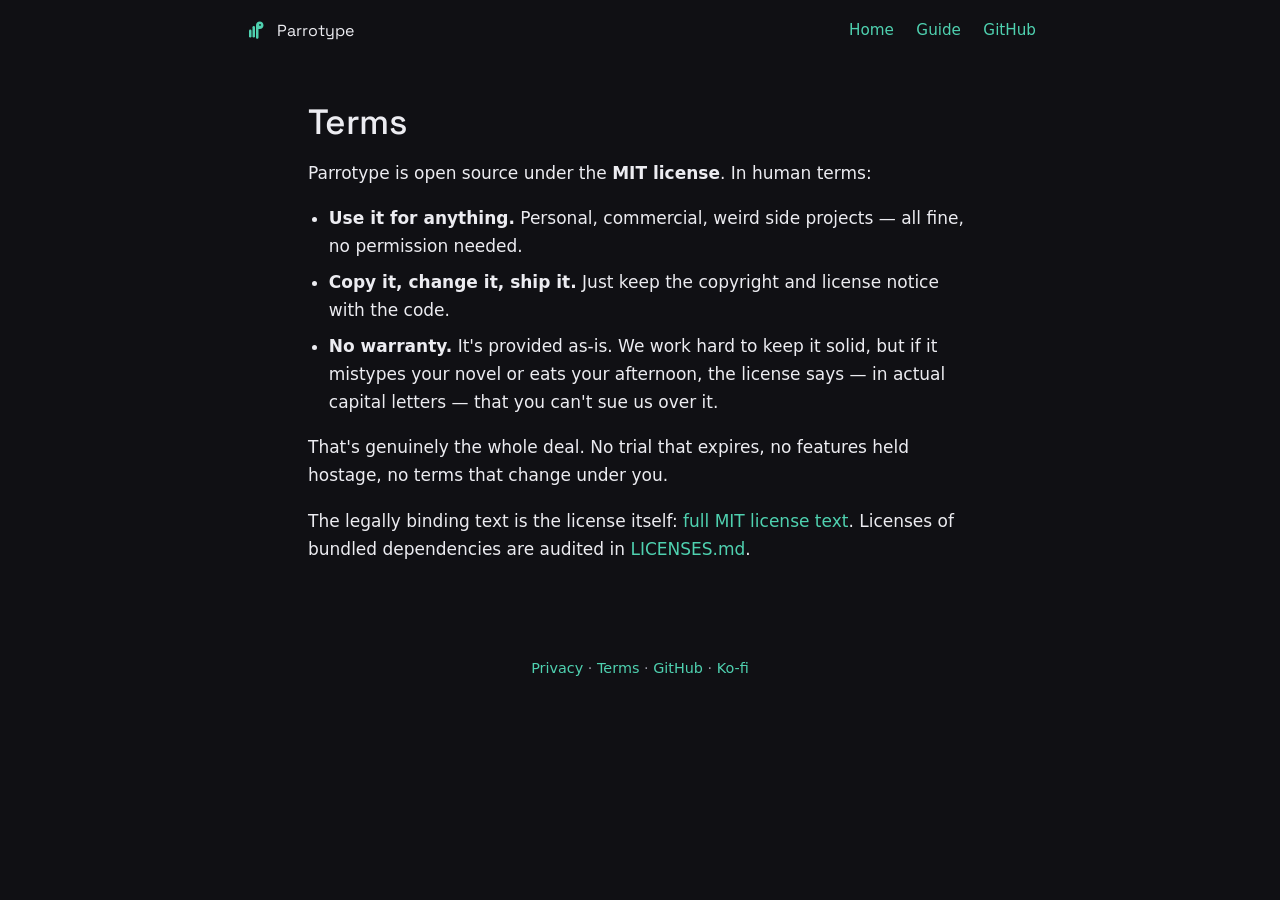
<file: docs/site/terms.html>
<!DOCTYPE html>
<html lang="en">
<head>
<meta charset="utf-8">
<meta name="viewport" content="width=device-width, initial-scale=1">
<meta name="color-scheme" content="dark">
<meta name="theme-color" content="#101014">
<title>Terms — Parrotype</title>
<meta name="description" content="MIT license in human language: free for any use, keep the notice, no warranty.">
<link rel="canonical" href="https://yorxenhq.github.io/parrotype/terms.html">
<link rel="icon" type="image/svg+xml" href="favicon.svg">
<meta property="og:type" content="website">
<meta property="og:title" content="Terms — Parrotype">
<meta property="og:description" content="MIT license in human language: free for any use, keep the notice, no warranty.">
<meta property="og:image" content="https://yorxenhq.github.io/parrotype/og.png">
<meta property="og:url" content="https://yorxenhq.github.io/parrotype/terms.html">
<meta name="twitter:card" content="summary_large_image">
<style>
:root{--bg:#101014;--surface:#17171C;--text:#ECECF1;--muted:#9A9AA6;--line:#2E2E36;--accent:#4FD1B0;--rec:#FF5C5C}
@font-face{font-family:"Space Grotesk";src:url(fonts/space-grotesk.woff2) format("woff2");font-weight:300 700;font-display:swap}
*{box-sizing:border-box}
body{background:var(--bg);color:var(--text);font:400 1.0625rem/1.65 "Segoe UI Variable Text","Segoe UI",system-ui,sans-serif;margin:0}
h1,h2,h3{font-family:"Space Grotesk","Segoe UI",sans-serif;font-weight:500;line-height:1.15;letter-spacing:-.015em}
h1{font-size:2.2rem;margin:2.5rem 0 1rem}
a{color:var(--accent);text-decoration:none}
a:hover{text-decoration:underline}
::selection{background:#4FD1B033}
main{max-width:44rem;margin:0 auto;padding:0 1.25rem}
ul{padding-left:1.3rem}
li{margin:.5rem 0}
header.site{display:flex;align-items:center;justify-content:space-between;gap:1rem;max-width:52rem;margin:0 auto;padding:1.1rem 1.25rem}
header.site .brand{display:flex;align-items:center;gap:.55rem;color:var(--text);font-family:"Space Grotesk","Segoe UI",sans-serif;font-size:1rem}
header.site .brand:hover{text-decoration:none}
header.site nav{display:flex;gap:1.4rem;font-size:.95rem}
footer{max-width:52rem;margin:4.5rem auto 0;padding:1.4rem 1.25rem 2.2rem;color:var(--muted);font-size:.9rem;text-align:center}
</style>
</head>
<body>

<header class="site">
  <a class="brand" href="./">
    <svg viewBox="0 0 96 96" width="24" height="24" aria-hidden="true" xmlns="http://www.w3.org/2000/svg"><rect x="20" y="42" width="10" height="32" rx="5" fill="#4FD1B0"/><rect x="34" y="28" width="10" height="46" rx="5" fill="#4FD1B0"/><path d="M48 74 L48 25 C48 16 54.8 10 63 10 C71.5 10 78 16.5 78 25 C78 33.5 71.5 40 63 40 L58 40 L58 74 C58 76.8 55.8 79 53 79 C50.2 79 48 76.8 48 74 Z" fill="#4FD1B0"/><circle cx="64" cy="23.5" r="3.6" fill="#101014"/></svg>
    Parrotype
  </a>
  <nav>
    <a href="./">Home</a>
    <a href="guide.html">Guide</a>
    <a href="https://github.com/yorxenhq/parrotype" rel="noopener">GitHub</a>
  </nav>
</header>

<main>

<h1>Terms</h1>

<p>Parrotype is open source under the <strong>MIT license</strong>. In human terms:</p>

<ul>
  <li><strong>Use it for anything.</strong> Personal, commercial, weird side projects — all fine, no permission needed.</li>
  <li><strong>Copy it, change it, ship it.</strong> Just keep the copyright and license notice with the code.</li>
  <li><strong>No warranty.</strong> It's provided as-is. We work hard to keep it solid, but if it mistypes your novel or eats your afternoon, the license says — in actual capital letters — that you can't sue us over it.</li>
</ul>

<p>That's genuinely the whole deal. No trial that expires, no features held hostage, no terms that change under you.</p>

<p>The legally binding text is the license itself: <a href="https://github.com/yorxenhq/parrotype/blob/main/LICENSE" rel="noopener">full MIT license text</a>. Licenses of bundled dependencies are audited in <a href="https://github.com/yorxenhq/parrotype/blob/main/LICENSES.md" rel="noopener">LICENSES.md</a>.</p>

</main>

<footer>
  <a href="privacy.html">Privacy</a> · <a href="terms.html">Terms</a> · <a href="https://github.com/yorxenhq/parrotype" rel="noopener">GitHub</a> · <a href="https://ko-fi.com/eugene_vovk" rel="noopener">Ko-fi</a>
</footer>

</body>
</html>
</file>
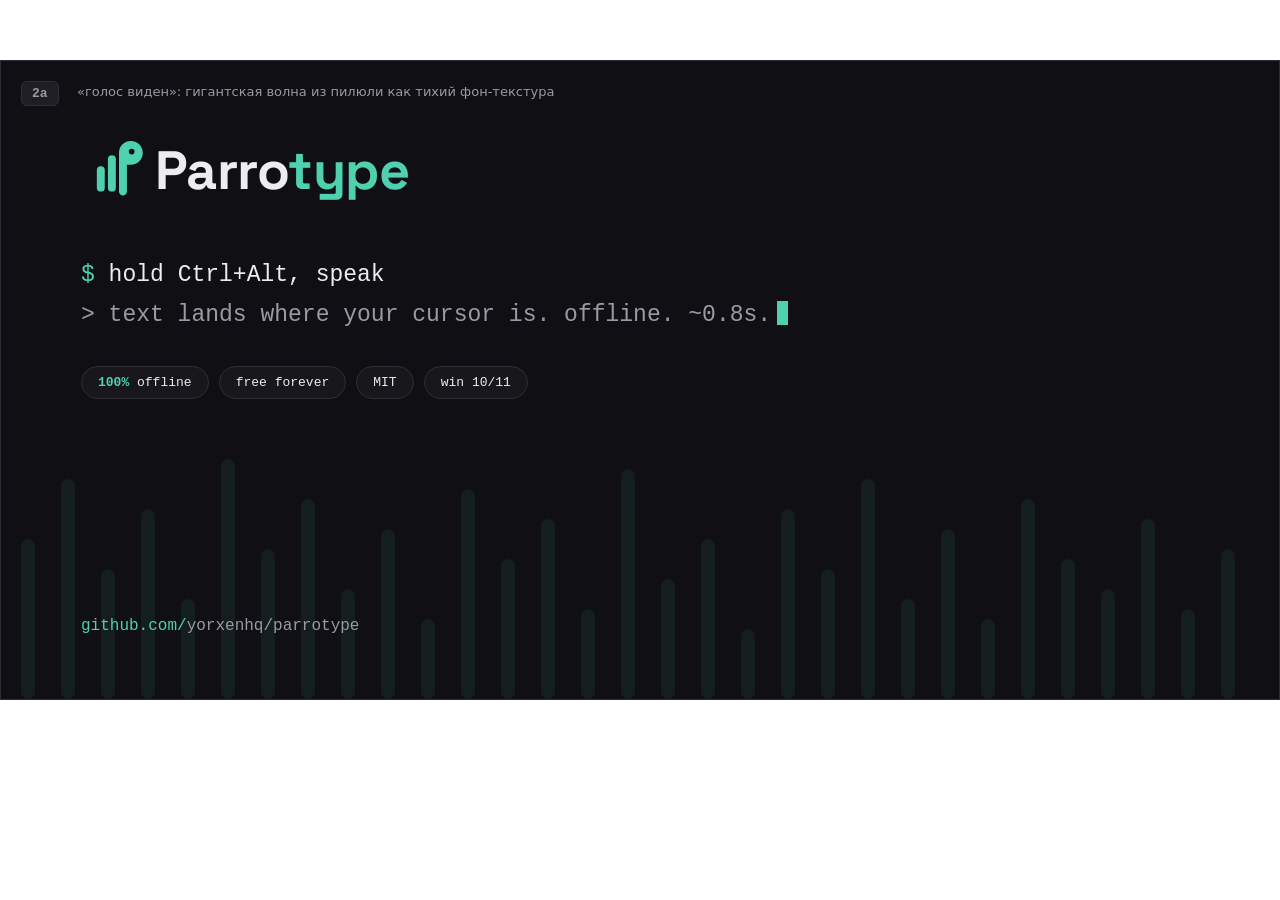
<file: design/kit/promo/concept-directions.html>
<!doctype html>
<html lang="ru">
<head>
<meta charset="utf-8">
<meta name="design_doc_mode" content="canvas">
<title>Parrotype — концепт-направления фонов</title>
<link rel="stylesheet" href="space-grotesk.css">
<style>
*{margin:0;padding:0;box-sizing:border-box}
body{font-family:"Segoe UI Variable","Segoe UI",system-ui,sans-serif;color:#ECECF1}
a{color:#4FD1B0}a:hover{color:#7FE3C9}
.frame{position:absolute;width:1280px;height:640px;background:#101014;border:1px solid #2E2E36;padding:72px 80px;overflow:hidden}
.badge{position:absolute;top:20px;left:20px;font:600 13px "Cascadia Mono",monospace;color:#9A9AA6;background:#1E1E24;border:1px solid #2E2E36;border-radius:6px;padding:4px 10px;z-index:5}
.note{position:absolute;top:23px;left:76px;font-size:13px;color:#9A9AA6;white-space:nowrap;z-index:5}
.top{display:flex;align-items:center;gap:2px;position:relative;z-index:2}
.wm{font-family:'Space Grotesk';font-weight:700;font-size:54px;letter-spacing:-0.01em;line-height:1;margin-left:-4px}
.mint{color:#4FD1B0}.mut{color:#9A9AA6}
.tagline{font-family:"Cascadia Mono","Consolas",monospace;font-size:23px;margin-top:46px;line-height:1.75;position:relative;z-index:2;white-space:nowrap}
.cur{display:inline-block;width:11px;height:24px;background:#4FD1B0;vertical-align:-4px;margin-left:6px}
.chips{display:flex;gap:10px;margin-top:30px;position:relative;z-index:2}
.chip{font-family:"Cascadia Mono","Consolas",monospace;font-size:13px;border:1px solid #2E2E36;border-radius:999px;padding:8px 16px;background:#17171C;white-space:nowrap}
.chip b{color:#4FD1B0;font-weight:600}
.repo{position:absolute;left:80px;bottom:64px;font-family:"Cascadia Mono","Consolas",monospace;font-size:16px;color:#9A9AA6;z-index:2}
.repo b{color:#4FD1B0;font-weight:400}
</style>
</head>
<body>
<section style="position:absolute;left:0;top:60px">

<div class="frame" id="2a" style="left:0;top:0">
  <span class="badge">2a</span><span class="note">«голос виден»: гигантская волна из пилюли как тихий фон-текстура</span>
  <svg style="position:absolute;left:0;bottom:0;width:1280px;height:280px;z-index:1" viewBox="0 0 1280 280" preserveAspectRatio="none">
    <g fill="#4FD1B0" opacity="0.07">
      <rect x="20" y="120" width="14" height="160" rx="7"></rect><rect x="60" y="60" width="14" height="220" rx="7"></rect><rect x="100" y="150" width="14" height="130" rx="7"></rect><rect x="140" y="90" width="14" height="190" rx="7"></rect><rect x="180" y="180" width="14" height="100" rx="7"></rect><rect x="220" y="40" width="14" height="240" rx="7"></rect><rect x="260" y="130" width="14" height="150" rx="7"></rect><rect x="300" y="80" width="14" height="200" rx="7"></rect><rect x="340" y="170" width="14" height="110" rx="7"></rect><rect x="380" y="110" width="14" height="170" rx="7"></rect><rect x="420" y="200" width="14" height="80" rx="7"></rect><rect x="460" y="70" width="14" height="210" rx="7"></rect><rect x="500" y="140" width="14" height="140" rx="7"></rect><rect x="540" y="100" width="14" height="180" rx="7"></rect><rect x="580" y="190" width="14" height="90" rx="7"></rect><rect x="620" y="50" width="14" height="230" rx="7"></rect><rect x="660" y="160" width="14" height="120" rx="7"></rect><rect x="700" y="120" width="14" height="160" rx="7"></rect><rect x="740" y="210" width="14" height="70" rx="7"></rect><rect x="780" y="90" width="14" height="190" rx="7"></rect><rect x="820" y="150" width="14" height="130" rx="7"></rect><rect x="860" y="60" width="14" height="220" rx="7"></rect><rect x="900" y="180" width="14" height="100" rx="7"></rect><rect x="940" y="110" width="14" height="170" rx="7"></rect><rect x="980" y="200" width="14" height="80" rx="7"></rect><rect x="1020" y="80" width="14" height="200" rx="7"></rect><rect x="1060" y="140" width="14" height="140" rx="7"></rect><rect x="1100" y="170" width="14" height="110" rx="7"></rect><rect x="1140" y="100" width="14" height="180" rx="7"></rect><rect x="1180" y="190" width="14" height="90" rx="7"></rect><rect x="1220" y="130" width="14" height="150" rx="7"></rect>
    </g>
  </svg>
  <div class="top">
    <svg width="76" height="76" viewBox="0 0 96 96"><rect x="20" y="42" width="10" height="32" rx="5" fill="#4FD1B0"></rect><rect x="34" y="28" width="10" height="46" rx="5" fill="#4FD1B0"></rect><path d="M48 74 L48 25 C48 16 54.8 10 63 10 C71.5 10 78 16.5 78 25 C78 33.5 71.5 40 63 40 L58 40 L58 74 C58 76.8 55.8 79 53 79 C50.2 79 48 76.8 48 74 Z" fill="#4FD1B0"></path><circle cx="64" cy="23.5" r="3.6" fill="#101014"></circle></svg>
    <div class="wm">Parro<span class="mint">type</span></div>
  </div>
  <div class="tagline"><span class="mint">$</span> hold Ctrl+Alt, speak<br><span class="mut">&gt; text lands where your cursor is. offline. ~0.8s.</span><span class="cur"></span></div>
  <div class="chips"><span class="chip"><b>100%</b> offline</span><span class="chip">free forever</span><span class="chip">MIT</span><span class="chip">win 10/11</span></div>
  <div class="repo"><b>github.com/</b>yorxenhq/parrotype</div>
</div>

<div class="frame" id="2b" style="left:1360px;top:0">
  <span class="badge">2b</span><span class="note">«эхо попугая»: сказанное повторяется напечатанным — призрачная строка-эхо за текстом</span>
  <div style="position:absolute;left:80px;top:310px;z-index:1;font-family:'Cascadia Mono','Consolas',monospace;font-size:23px;line-height:2.2;color:#ECECF1;opacity:.13;white-space:nowrap">you talk — the parrot types<br>you talk — the parrot types<br>you talk — the parrot types<br>you talk — the parrot types</div>
  <div style="position:absolute;right:-60px;top:-70px;z-index:1;opacity:.05"><svg width="520" height="520" viewBox="0 0 96 96"><rect x="20" y="42" width="10" height="32" rx="5" fill="#4FD1B0"></rect><rect x="34" y="28" width="10" height="46" rx="5" fill="#4FD1B0"></rect><path d="M48 74 L48 25 C48 16 54.8 10 63 10 C71.5 10 78 16.5 78 25 C78 33.5 71.5 40 63 40 L58 40 L58 74 C58 76.8 55.8 79 53 79 C50.2 79 48 76.8 48 74 Z" fill="#4FD1B0"></path><circle cx="64" cy="23.5" r="3.6" fill="#101014"></circle></svg></div>
  <div class="top">
    <svg width="76" height="76" viewBox="0 0 96 96"><rect x="20" y="42" width="10" height="32" rx="5" fill="#4FD1B0"></rect><rect x="34" y="28" width="10" height="46" rx="5" fill="#4FD1B0"></rect><path d="M48 74 L48 25 C48 16 54.8 10 63 10 C71.5 10 78 16.5 78 25 C78 33.5 71.5 40 63 40 L58 40 L58 74 C58 76.8 55.8 79 53 79 C50.2 79 48 76.8 48 74 Z" fill="#4FD1B0"></path><circle cx="64" cy="23.5" r="3.6" fill="#101014"></circle></svg>
    <div class="wm">Parro<span class="mint">type</span></div>
  </div>
  <div class="tagline"><span class="mint">$</span> you talk<br><span class="mint">&gt; the parrot types</span><span class="cur"></span></div>
  <div class="chips"><span class="chip"><b>100%</b> offline</span><span class="chip">free forever</span><span class="chip">MIT</span><span class="chip">win 10/11</span></div>
  <div class="repo"><b>github.com/</b>yorxenhq/parrotype</div>
</div>

<div class="frame" id="2c" style="left:2720px;top:0">
  <span class="badge">2c</span><span class="note">«оперение»: бары логотипа как ритм-паттерн по краю — перья/эквалайзер</span>
  <svg style="position:absolute;right:0;top:0;width:420px;height:640px;z-index:1" viewBox="0 0 420 640" preserveAspectRatio="none">
    <g fill="none" stroke="#4FD1B0" stroke-width="14" stroke-linecap="round">
      <line x1="330" y1="40" x2="330" y2="600" opacity="0.05"></line>
      <line x1="366" y1="90" x2="366" y2="550" opacity="0.08"></line>
      <line x1="402" y1="150" x2="402" y2="490" opacity="0.12"></line>
    </g>
    <g fill="none" stroke="#4FD1B0" stroke-width="14" stroke-linecap="round" opacity="0.04">
      <line x1="258" y1="120" x2="258" y2="520"></line><line x1="294" y1="70" x2="294" y2="570"></line>
    </g>
  </svg>
  <div class="top">
    <svg width="76" height="76" viewBox="0 0 96 96"><rect x="20" y="42" width="10" height="32" rx="5" fill="#4FD1B0"></rect><rect x="34" y="28" width="10" height="46" rx="5" fill="#4FD1B0"></rect><path d="M48 74 L48 25 C48 16 54.8 10 63 10 C71.5 10 78 16.5 78 25 C78 33.5 71.5 40 63 40 L58 40 L58 74 C58 76.8 55.8 79 53 79 C50.2 79 48 76.8 48 74 Z" fill="#4FD1B0"></path><circle cx="64" cy="23.5" r="3.6" fill="#101014"></circle></svg>
    <div class="wm">Parro<span class="mint">type</span></div>
  </div>
  <div class="tagline"><span class="mint">$</span> hold Ctrl+Alt, speak<br><span class="mut">&gt; text lands where your cursor is. offline. ~0.8s.</span><span class="cur"></span></div>
  <div class="chips"><span class="chip"><b>100%</b> offline</span><span class="chip">free forever</span><span class="chip">MIT</span><span class="chip">win 10/11</span></div>
  <div class="repo"><b>github.com/</b>yorxenhq/parrotype</div>
</div>

</section>
</body>
</html>
</file>
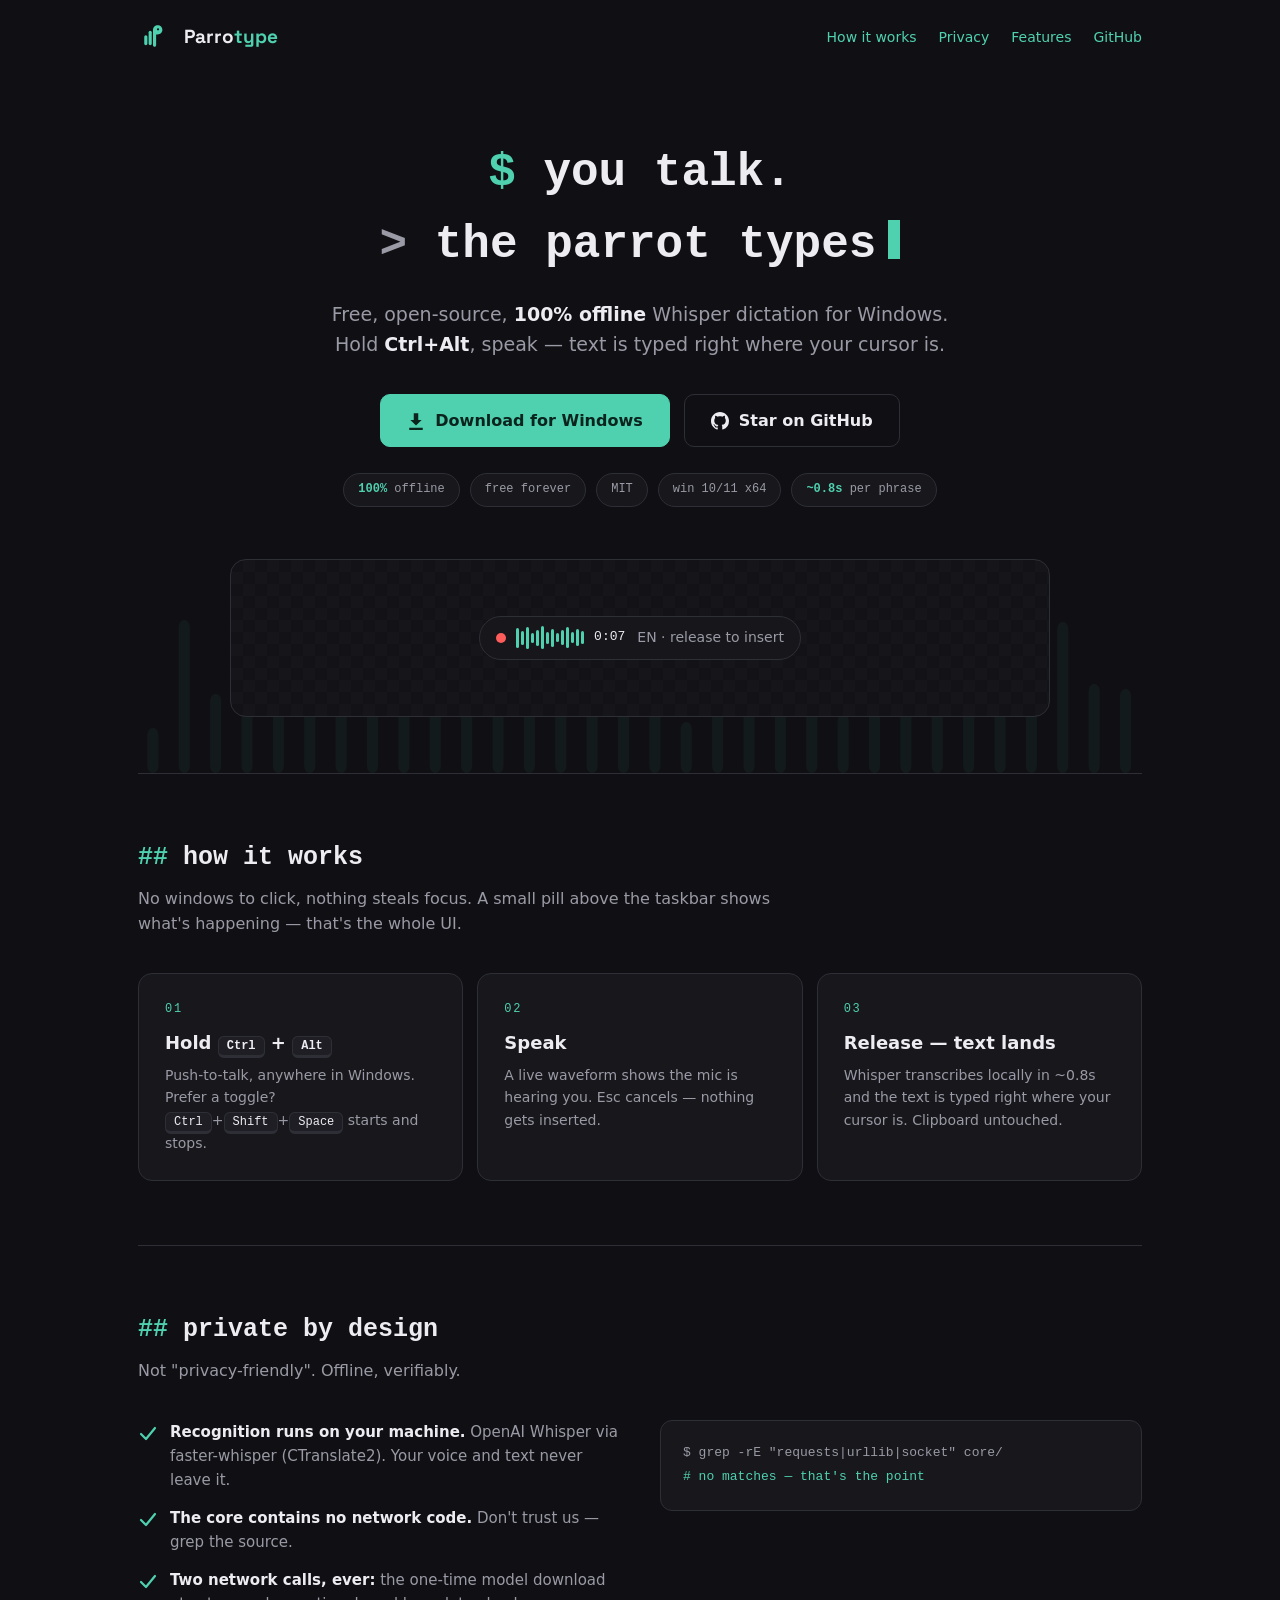
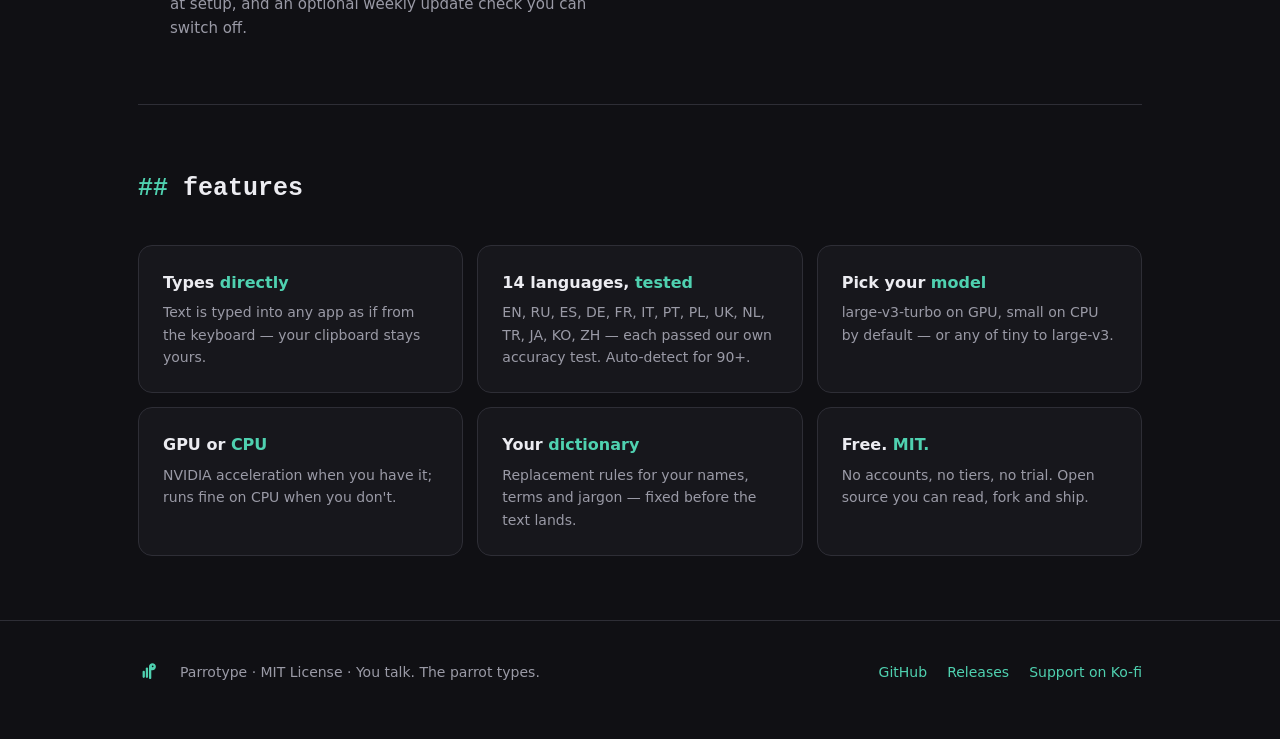
<file: design/kit/promo/landing.html>
<!doctype html>
<html lang="en">
<head>
<meta charset="utf-8">
<meta name="viewport" content="width=device-width, initial-scale=1">
<title>Parrotype — you talk, the parrot types</title>
<meta name="description" content="Free, open-source, 100% offline Whisper dictation for Windows. Hold Ctrl+Alt, speak — text is typed right where your cursor is.">
<meta property="og:title" content="Parrotype — you talk, the parrot types">
<meta property="og:description" content="Free, open-source, 100% offline Whisper dictation for Windows.">
<meta property="og:image" content="https://yorxenhq.github.io/parrotype/social-preview.png">
<link rel="stylesheet" href="space-grotesk.css">
<style>
*{margin:0;padding:0;box-sizing:border-box}
:root{--bg:#101014;--ov:rgba(23,23,28,.88);--surf:#17171C;--card:#1E1E24;--line:#2E2E36;--text:#ECECF1;--mut:#9A9AA6;--mint:#4FD1B0;--rec:#FF5C5C}
body{background:var(--bg);color:var(--text);font-family:"Segoe UI Variable","Segoe UI",system-ui,sans-serif;line-height:1.6}
.mono{font-family:"Cascadia Mono","Consolas",monospace}
.sg{font-family:'Space Grotesk',"Segoe UI Variable","Segoe UI",sans-serif}
a{color:var(--mint);text-decoration:none}a:hover{color:#7FE3C9}
.wrap{max-width:1060px;margin:0 auto;padding:0 28px}
nav{display:flex;align-items:center;gap:16px;padding:22px 0}
nav .nm{font-weight:700;font-size:19px}
nav .nm .a{color:var(--mint)}
nav .sp{margin-left:auto;display:flex;gap:22px;font-size:14px}
.hero{padding:64px 0 56px;text-align:center;position:relative}
.hero>*{position:relative;z-index:1}
.wavebg{z-index:0!important}
.hero h1{font-size:clamp(28px,4.2vw,46px);font-weight:600;line-height:1.55}
.hero .mm{color:var(--mut)}
.cur{display:inline-block;width:12px;height:.85em;background:var(--mint);vertical-align:-2px;margin-left:12px;animation:blink 1.2s steps(1) infinite}
@keyframes blink{50%{opacity:0}}
.hero h1 .a{color:var(--mint)}
.hero .sub{font-size:19px;color:var(--mut);max-width:640px;margin:18px auto 0}
.hero .sub b{color:var(--text);font-weight:600}
.cta{display:flex;gap:14px;justify-content:center;margin-top:34px;flex-wrap:wrap}
.btn{display:inline-flex;align-items:center;gap:10px;border-radius:10px;padding:13px 26px;font-size:16px;font-weight:600;border:1px solid var(--line);transition:background .15s,border-color .15s}
.btn.p{background:var(--mint);color:#0B241D;border-color:var(--mint)}
.btn.p:hover{background:#66DBBE;color:#0B241D}
.btn.s{color:var(--text)}
.btn.s:hover{border-color:#4a4a56;color:var(--text)}
.chips{display:flex;gap:10px;justify-content:center;margin-top:26px;flex-wrap:wrap}
.chip{font-family:"Cascadia Mono","Consolas",monospace;font-size:12px;border:1px solid var(--line);border-radius:999px;padding:6px 14px;background:var(--surf);color:var(--mut);white-space:nowrap}
.chip b{color:var(--mint);font-weight:600}
.demo{margin:52px auto 0;max-width:820px;background:repeating-conic-gradient(#15151A 0% 25%,#121217 0% 50%) 0 0/24px 24px;border:1px solid var(--line);border-radius:16px;padding:56px 20px;display:flex;justify-content:center}
.pill{height:44px;border-radius:22px;background:var(--ov);border:1px solid var(--line);display:inline-flex;align-items:center;padding:0 16px;font-size:14px;white-space:nowrap}
.rec{width:10px;height:10px;border-radius:50%;background:var(--rec);animation:pulse 1.5s ease-in-out infinite}
@keyframes pulse{0%,100%{opacity:1}50%{opacity:.45}}
.wave{display:flex;align-items:center;gap:2px;height:24px;margin-left:10px}
.wave i{width:3px;border-radius:1.5px;background:var(--mint);display:block;animation:wv 1.1s ease-in-out infinite}
@keyframes wv{0%,100%{transform:scaleY(.35)}50%{transform:scaleY(1)}}
.timer{font-family:"Cascadia Mono","Consolas",monospace;font-size:13px;margin-left:10px}
.hint{color:var(--mut);margin-left:12px}
section{padding:64px 0;border-top:1px solid var(--line)}
h2{font-family:"Cascadia Mono","Consolas",monospace;font-size:25px;font-weight:600;margin-bottom:8px}
h2 .hh{color:var(--mint)}
.lead{color:var(--mut);font-size:16px;max-width:640px}
.steps{display:grid;grid-template-columns:repeat(3,1fr);gap:14px;margin-top:36px}
.step{background:var(--surf);border:1px solid var(--line);border-radius:14px;padding:26px}
.step .n{font-family:"Cascadia Mono","Consolas",monospace;font-size:12px;color:var(--mint);letter-spacing:.14em}
.step h3{font-size:18px;font-weight:600;margin:10px 0 6px}
.step p{font-size:14px;color:var(--mut)}
.key{font-family:"Cascadia Mono","Consolas",monospace;font-size:12px;color:var(--text);border:1px solid var(--line);border-bottom-width:3px;border-radius:6px;padding:2px 8px;background:var(--card);white-space:nowrap}
.grid{display:grid;grid-template-columns:repeat(3,1fr);gap:14px;margin-top:36px}
.f{background:var(--surf);border:1px solid var(--line);border-radius:14px;padding:24px}
.f h3{font-size:16px;font-weight:600;margin-bottom:6px}
.f p{font-size:14px;color:var(--mut)}
.f h3 .a{color:var(--mint)}
.priv{display:grid;grid-template-columns:1fr 1fr;gap:40px;align-items:start;margin-top:36px}
.priv ul{list-style:none;display:flex;flex-direction:column;gap:14px}
.priv li{display:flex;gap:12px;font-size:15px;color:var(--mut)}
.priv li b{color:var(--text);font-weight:600}
.tick{flex:none;width:20px;height:20px;margin-top:3px}
.code{background:var(--surf);border:1px solid var(--line);border-radius:12px;padding:20px 22px;font-family:"Cascadia Mono","Consolas",monospace;font-size:13px;color:var(--mut);line-height:1.9}
.code .c{color:var(--mint)}
footer{border-top:1px solid var(--line);padding:40px 0 56px}
.frow{display:flex;align-items:center;gap:20px;flex-wrap:wrap;font-size:14px;color:var(--mut)}
.frow .sp{margin-left:auto;display:flex;gap:20px}
@media(max-width:820px){.steps,.grid{grid-template-columns:1fr}.priv{grid-template-columns:1fr}}
</style>
</head>
<body>
<div class="wrap">
<nav>
  <svg width="30" height="30" viewBox="0 0 96 96" xmlns="http://www.w3.org/2000/svg"><rect x="20" y="42" width="10" height="32" rx="5" fill="#4FD1B0"></rect><rect x="34" y="28" width="10" height="46" rx="5" fill="#4FD1B0"></rect><path d="M48 74 L48 25 C48 16 54.8 10 63 10 C71.5 10 78 16.5 78 25 C78 33.5 71.5 40 63 40 L58 40 L58 74 C58 76.8 55.8 79 53 79 C50.2 79 48 76.8 48 74 Z" fill="#4FD1B0"></path><circle cx="64" cy="23.5" r="3.6" fill="#101014"></circle></svg>
  <span class="nm sg">Parro<span class="a">type</span></span>
  <span class="sp"><a href="#how">How it works</a><a href="#privacy">Privacy</a><a href="#features">Features</a><a href="https://github.com/yorxenhq/parrotype">GitHub</a></span>
</nav>

<div class="hero">
<svg class="wavebg" style="position:absolute;left:0;bottom:0;width:100%;height:180px;z-index:0;pointer-events:none" viewBox="0 0 1280 180" preserveAspectRatio="none"><g fill="#4FD1B0" opacity="0.05"><rect x="12" y="135" width="14" height="45" rx="7"></rect><rect x="52" y="27" width="14" height="153" rx="7"></rect><rect x="92" y="101" width="14" height="79" rx="7"></rect><rect x="132" y="110" width="14" height="70" rx="7"></rect><rect x="172" y="50" width="14" height="130" rx="7"></rect><rect x="212" y="73" width="14" height="107" rx="7"></rect><rect x="252" y="96" width="14" height="84" rx="7"></rect><rect x="292" y="47" width="14" height="133" rx="7"></rect><rect x="332" y="47" width="14" height="133" rx="7"></rect><rect x="372" y="71" width="14" height="109" rx="7"></rect><rect x="412" y="55" width="14" height="125" rx="7"></rect><rect x="452" y="61" width="14" height="119" rx="7"></rect><rect x="492" y="39" width="14" height="141" rx="7"></rect><rect x="532" y="107" width="14" height="73" rx="7"></rect><rect x="572" y="91" width="14" height="89" rx="7"></rect><rect x="612" y="52" width="14" height="128" rx="7"></rect><rect x="652" y="53" width="14" height="127" rx="7"></rect><rect x="692" y="129" width="14" height="51" rx="7"></rect><rect x="732" y="55" width="14" height="125" rx="7"></rect><rect x="772" y="80" width="14" height="100" rx="7"></rect><rect x="812" y="27" width="14" height="153" rx="7"></rect><rect x="852" y="41" width="14" height="139" rx="7"></rect><rect x="892" y="121" width="14" height="59" rx="7"></rect><rect x="932" y="75" width="14" height="105" rx="7"></rect><rect x="972" y="27" width="14" height="153" rx="7"></rect><rect x="1012" y="54" width="14" height="126" rx="7"></rect><rect x="1052" y="60" width="14" height="120" rx="7"></rect><rect x="1092" y="67" width="14" height="113" rx="7"></rect><rect x="1132" y="28" width="14" height="152" rx="7"></rect><rect x="1172" y="29" width="14" height="151" rx="7"></rect><rect x="1212" y="91" width="14" height="89" rx="7"></rect><rect x="1252" y="96" width="14" height="84" rx="7"></rect></g></svg>
  <h1 class="mono th"><span class="a">$</span> you talk.<br><span class="mm">&gt;</span> the parrot types<span class="cur"></span></h1>
  <p class="sub">Free, open-source, <b>100% offline</b> Whisper dictation for Windows. Hold <b>Ctrl+Alt</b>, speak — text is typed right where your cursor is.</p>
  <div class="cta">
    <a class="btn p" href="https://github.com/yorxenhq/parrotype/releases"><svg width="18" height="18" viewBox="0 0 16 16" fill="currentColor"><path d="M8 12 3 7h3V1h4v6h3L8 12Zm-6 2h12v2H2v-2Z"></path></svg>Download for Windows</a>
    <a class="btn s" href="https://github.com/yorxenhq/parrotype"><svg width="18" height="18" viewBox="0 0 16 16" fill="currentColor"><path d="M8 0C3.58 0 0 3.58 0 8c0 3.54 2.29 6.53 5.47 7.59.4.07.55-.17.55-.38 0-.19-.01-.82-.01-1.49-2.01.37-2.53-.49-2.69-.94-.09-.23-.48-.94-.82-1.13-.28-.15-.68-.52-.01-.53.63-.01 1.08.58 1.23.82.72 1.21 1.87.87 2.33.66.07-.52.28-.87.51-1.07-1.78-.2-3.64-.89-3.64-3.95 0-.87.31-1.59.82-2.15-.08-.2-.36-1.02.08-2.12 0 0 .67-.21 2.2.82.64-.18 1.32-.27 2-.27s1.36.09 2 .27c1.53-1.04 2.2-.82 2.2-.82.44 1.1.16 1.92.08 2.12.51.56.82 1.27.82 2.15 0 3.07-1.87 3.75-3.65 3.95.29.25.54.73.54 1.48 0 1.07-.01 1.93-.01 2.2 0 .21.15.46.55.38A8.01 8.01 0 0 0 16 8c0-4.42-3.58-8-8-8Z"></path></svg>Star on GitHub</a>
  </div>
  <div class="chips"><span class="chip"><b>100%</b> offline</span><span class="chip">free forever</span><span class="chip">MIT</span><span class="chip">win 10/11 x64</span><span class="chip"><b>~0.8s</b> per phrase</span></div>
  <div class="demo"><div class="pill"><span class="rec"></span><span class="wave"><i style="height:20px;animation-delay:0s"></i><i style="height:14px;animation-delay:.12s"></i><i style="height:22px;animation-delay:.24s"></i><i style="height:10px;animation-delay:.36s"></i><i style="height:16px;animation-delay:.48s"></i><i style="height:23px;animation-delay:.6s"></i><i style="height:12px;animation-delay:.72s"></i><i style="height:18px;animation-delay:.84s"></i><i style="height:9px;animation-delay:.96s"></i><i style="height:15px;animation-delay:.3s"></i><i style="height:21px;animation-delay:.55s"></i><i style="height:11px;animation-delay:.8s"></i><i style="height:17px;animation-delay:.2s"></i><i style="height:13px;animation-delay:.44s"></i></span><span class="timer">0:07</span><span class="hint">EN · release to insert</span></div></div>
</div>

<section id="how">
  <h2><span class="hh">##</span> how it works</h2>
  <p class="lead">No windows to click, nothing steals focus. A small pill above the taskbar shows what's happening — that's the whole UI.</p>
  <div class="steps">
    <div class="step"><div class="n">01</div><h3>Hold <span class="key">Ctrl</span> + <span class="key">Alt</span></h3><p>Push-to-talk, anywhere in Windows. Prefer a toggle? <span class="key">Ctrl</span>+<span class="key">Shift</span>+<span class="key">Space</span> starts and stops.</p></div>
    <div class="step"><div class="n">02</div><h3>Speak</h3><p>A live waveform shows the mic is hearing you. Esc cancels — nothing gets inserted.</p></div>
    <div class="step"><div class="n">03</div><h3>Release — text lands</h3><p>Whisper transcribes locally in ~0.8s and the text is typed right where your cursor is. Clipboard untouched.</p></div>
  </div>
</section>

<section id="privacy">
  <h2><span class="hh">##</span> private by design</h2>
  <p class="lead">Not "privacy-friendly". Offline, verifiably.</p>
  <div class="priv">
    <ul>
      <li><svg class="tick" viewBox="0 0 20 20"><path d="M3 11 8 16 17 5" fill="none" stroke="#4FD1B0" stroke-width="2.2" stroke-linecap="round" stroke-linejoin="round"></path></svg><span><b>Recognition runs on your machine.</b> OpenAI Whisper via faster-whisper (CTranslate2). Your voice and text never leave it.</span></li>
      <li><svg class="tick" viewBox="0 0 20 20"><path d="M3 11 8 16 17 5" fill="none" stroke="#4FD1B0" stroke-width="2.2" stroke-linecap="round" stroke-linejoin="round"></path></svg><span><b>The core contains no network code.</b> Don't trust us — grep the source.</span></li>
      <li><svg class="tick" viewBox="0 0 20 20"><path d="M3 11 8 16 17 5" fill="none" stroke="#4FD1B0" stroke-width="2.2" stroke-linecap="round" stroke-linejoin="round"></path></svg><span><b>Two network calls, ever:</b> the one-time model download at setup, and an optional weekly update check you can switch off.</span></li>
    </ul>
    <div class="code">$ grep -rE "requests|urllib|socket" core/<br><span class="c"># no matches — that's the point</span></div>
  </div>
</section>

<section id="features">
  <h2><span class="hh">##</span> features</h2>
  <div class="grid">
    <div class="f"><h3>Types <span class="a">directly</span></h3><p>Text is typed into any app as if from the keyboard — your clipboard stays yours.</p></div>
    <div class="f"><h3>14 languages, <span class="a">tested</span></h3><p>EN, RU, ES, DE, FR, IT, PT, PL, UK, NL, TR, JA, KO, ZH — each passed our own accuracy test. Auto-detect for 90+.</p></div>
    <div class="f"><h3>Pick your <span class="a">model</span></h3><p>large-v3-turbo on GPU, small on CPU by default — or any of tiny to large-v3.</p></div>
    <div class="f"><h3>GPU or <span class="a">CPU</span></h3><p>NVIDIA acceleration when you have it; runs fine on CPU when you don't.</p></div>
    <div class="f"><h3>Your <span class="a">dictionary</span></h3><p>Replacement rules for your names, terms and jargon — fixed before the text lands.</p></div>
    <div class="f"><h3>Free. <span class="a">MIT.</span></h3><p>No accounts, no tiers, no trial. Open source you can read, fork and ship.</p></div>
  </div>
</section>
</div>

<footer>
  <div class="wrap frow">
    <svg width="22" height="22" viewBox="0 0 96 96" xmlns="http://www.w3.org/2000/svg"><rect x="20" y="42" width="10" height="32" rx="5" fill="#4FD1B0"></rect><rect x="34" y="28" width="10" height="46" rx="5" fill="#4FD1B0"></rect><path d="M48 74 L48 25 C48 16 54.8 10 63 10 C71.5 10 78 16.5 78 25 C78 33.5 71.5 40 63 40 L58 40 L58 74 C58 76.8 55.8 79 53 79 C50.2 79 48 76.8 48 74 Z" fill="#4FD1B0"></path><circle cx="64" cy="23.5" r="3.6" fill="#101014"></circle></svg>
    <span>Parrotype · MIT License · You talk. The parrot types.</span>
    <span class="sp"><a href="https://github.com/yorxenhq/parrotype">GitHub</a><a href="https://github.com/yorxenhq/parrotype/releases">Releases</a><a href="https://ko-fi.com/eugene_vovk">Support on Ko-fi</a></span>
  </div>
</footer>
</body>
</html>
</file>
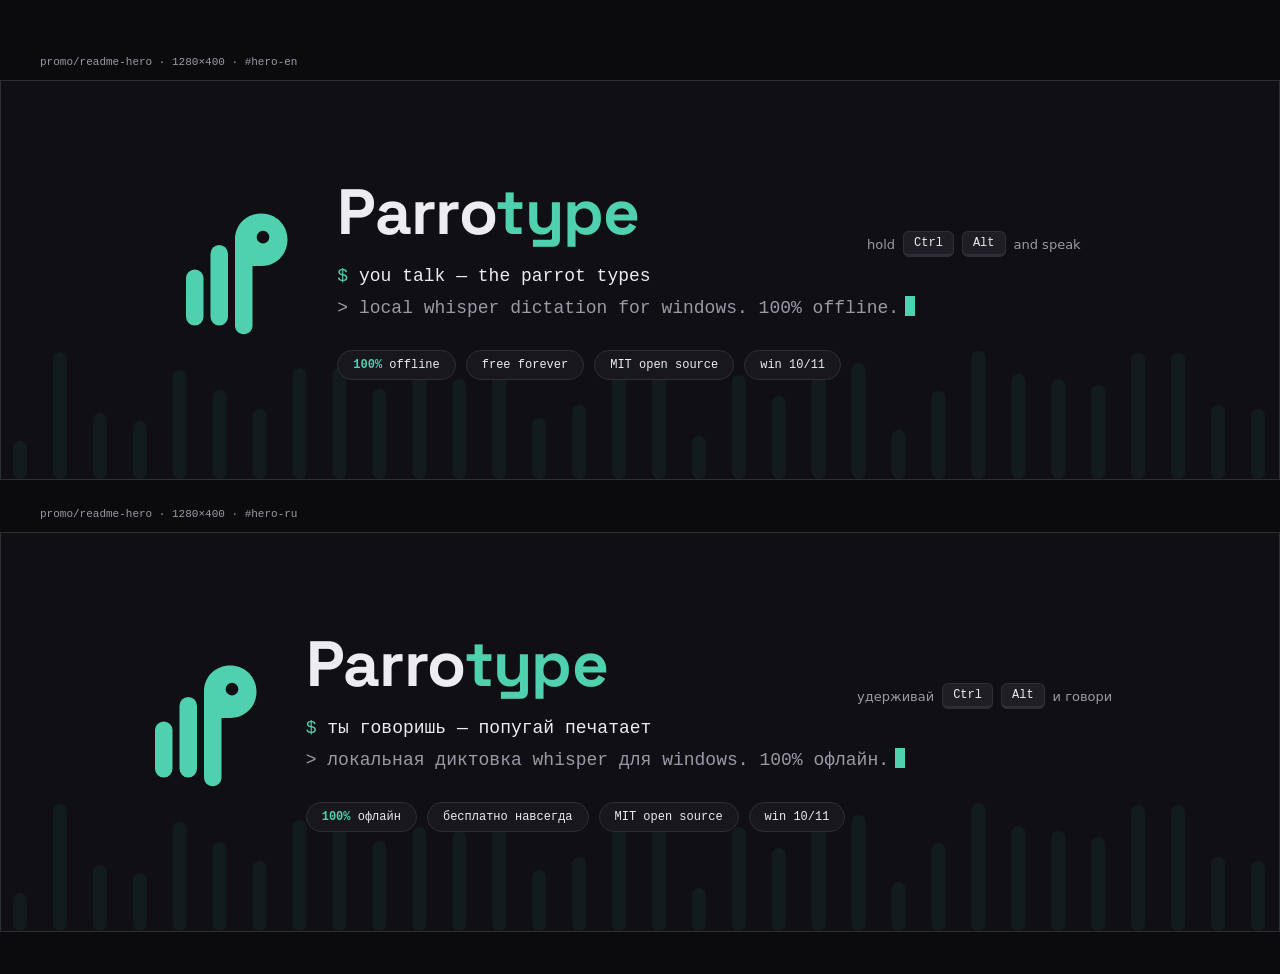
<file: design/kit/promo/readme-hero.html>
<!-- @dsCard group="Promo" viewport="1380x1010" name="README hero" subtitle="Баннер для шапки README — EN и RU, 1280×400" -->
<!doctype html>
<html lang="ru">
<head>
<meta charset="utf-8">
<title>Parrotype — Promo / README hero</title>
<link rel="stylesheet" href="space-grotesk.css">
<style>
*{margin:0;padding:0;box-sizing:border-box}
body{background:#0B0B0E;font-family:"Segoe UI Variable","Segoe UI",system-ui,sans-serif;color:#ECECF1;padding:40px;display:flex;flex-direction:column;gap:12px;align-items:center}
.cap{font-family:"Cascadia Mono","Consolas",monospace;font-size:11px;color:#9A9AA6;align-self:flex-start;margin-top:16px}
.banner{position:relative;width:1280px;height:400px;background:#101014;border:1px solid #2E2E36;position:relative;display:flex;align-items:center;justify-content:center;overflow:hidden}
.row{display:flex;align-items:center;gap:18px}
.wordmark{font-family:'Space Grotesk','Segoe UI Variable','Segoe UI';font-size:64px;font-weight:700;letter-spacing:-0.01em;line-height:1}
.wordmark .a{color:#4FD1B0}
.tagline{font-family:"Cascadia Mono","Consolas",monospace;font-size:18px;color:#ECECF1;margin-top:16px;line-height:1.8}
.tagline{white-space:nowrap}
.tagline .p{color:#4FD1B0}
.tagline .m{color:#9A9AA6}
.cur{display:inline-block;width:10px;height:20px;background:#4FD1B0;vertical-align:-3px;margin-left:6px}
.chips{display:flex;gap:10px;margin-top:26px}
.chip{font-family:"Cascadia Mono","Consolas",monospace;font-size:12px;color:#ECECF1;border:1px solid #2E2E36;border-radius:999px;padding:7px 15px;background:#17171C;white-space:nowrap}
.chip b{color:#4FD1B0;font-weight:600}
.hk{position:absolute;right:48px;bottom:36px;display:flex;align-items:center;gap:8px;font-size:13px;color:#9A9AA6}
.key{font-family:"Cascadia Mono","Consolas",monospace;font-size:12px;color:#ECECF1;border:1px solid #2E2E36;border-bottom-width:3px;border-radius:6px;padding:4px 10px;background:#1E1E24}
a{color:#4FD1B0}a:hover{color:#7FE3C9}
.banner>*{position:relative;z-index:1}
.wavebg{z-index:0!important}
</style>
</head>
<body>
<div class="cap">promo/readme-hero · 1280×400 · #hero-en</div>
<div class="banner" id="hero-en">
<svg class="wavebg" style="position:absolute;left:0;bottom:0;width:100%;height:150px;z-index:0;pointer-events:none" viewBox="0 0 1280 150" preserveAspectRatio="none"><g fill="#4FD1B0" opacity="0.06"><rect x="12" y="112" width="14" height="38" rx="7"></rect><rect x="52" y="23" width="14" height="127" rx="7"></rect><rect x="92" y="84" width="14" height="66" rx="7"></rect><rect x="132" y="92" width="14" height="58" rx="7"></rect><rect x="172" y="41" width="14" height="109" rx="7"></rect><rect x="212" y="61" width="14" height="89" rx="7"></rect><rect x="252" y="80" width="14" height="70" rx="7"></rect><rect x="292" y="39" width="14" height="111" rx="7"></rect><rect x="332" y="39" width="14" height="111" rx="7"></rect><rect x="372" y="60" width="14" height="90" rx="7"></rect><rect x="412" y="46" width="14" height="104" rx="7"></rect><rect x="452" y="50" width="14" height="100" rx="7"></rect><rect x="492" y="33" width="14" height="117" rx="7"></rect><rect x="532" y="89" width="14" height="61" rx="7"></rect><rect x="572" y="76" width="14" height="74" rx="7"></rect><rect x="612" y="43" width="14" height="107" rx="7"></rect><rect x="652" y="44" width="14" height="106" rx="7"></rect><rect x="692" y="107" width="14" height="43" rx="7"></rect><rect x="732" y="46" width="14" height="104" rx="7"></rect><rect x="772" y="67" width="14" height="83" rx="7"></rect><rect x="812" y="23" width="14" height="127" rx="7"></rect><rect x="852" y="34" width="14" height="116" rx="7"></rect><rect x="892" y="101" width="14" height="49" rx="7"></rect><rect x="932" y="62" width="14" height="88" rx="7"></rect><rect x="972" y="22" width="14" height="128" rx="7"></rect><rect x="1012" y="45" width="14" height="105" rx="7"></rect><rect x="1052" y="50" width="14" height="100" rx="7"></rect><rect x="1092" y="56" width="14" height="94" rx="7"></rect><rect x="1132" y="24" width="14" height="126" rx="7"></rect><rect x="1172" y="24" width="14" height="126" rx="7"></rect><rect x="1212" y="76" width="14" height="74" rx="7"></rect><rect x="1252" y="80" width="14" height="70" rx="7"></rect></g></svg>
  <div class="row">
    <svg width="168" height="168" viewBox="0 0 96 96" xmlns="http://www.w3.org/2000/svg" aria-label="Parrotype mark"><rect x="20" y="42" width="10" height="32" rx="5" fill="#4FD1B0"></rect><rect x="34" y="28" width="10" height="46" rx="5" fill="#4FD1B0"></rect><path d="M48 74 L48 25 C48 16 54.8 10 63 10 C71.5 10 78 16.5 78 25 C78 33.5 71.5 40 63 40 L58 40 L58 74 C58 76.8 55.8 79 53 79 C50.2 79 48 76.8 48 74 Z" fill="#4FD1B0"></path><circle cx="64" cy="23.5" r="3.6" fill="#101014"></circle></svg>
    <div>
      <div class="wordmark">Parro<span class="a">type</span></div>
      <div class="tagline"><span class="p">$</span> you talk — the parrot types<br><span class="m">&gt; local whisper dictation for windows. 100% offline.</span><span class="cur"></span></div>
      <div class="chips"><span class="chip"><b>100%</b> offline</span><span class="chip">free forever</span><span class="chip">MIT open source</span><span class="chip">win 10/11</span></div>
    </div>
  </div>
  <div class="hk">hold <span class="key">Ctrl</span><span class="key">Alt</span> and speak</div>
</div>
<div class="cap">promo/readme-hero · 1280×400 · #hero-ru</div>
<div class="banner" id="hero-ru">
<svg class="wavebg" style="position:absolute;left:0;bottom:0;width:100%;height:150px;z-index:0;pointer-events:none" viewBox="0 0 1280 150" preserveAspectRatio="none"><g fill="#4FD1B0" opacity="0.06"><rect x="12" y="112" width="14" height="38" rx="7"></rect><rect x="52" y="23" width="14" height="127" rx="7"></rect><rect x="92" y="84" width="14" height="66" rx="7"></rect><rect x="132" y="92" width="14" height="58" rx="7"></rect><rect x="172" y="41" width="14" height="109" rx="7"></rect><rect x="212" y="61" width="14" height="89" rx="7"></rect><rect x="252" y="80" width="14" height="70" rx="7"></rect><rect x="292" y="39" width="14" height="111" rx="7"></rect><rect x="332" y="39" width="14" height="111" rx="7"></rect><rect x="372" y="60" width="14" height="90" rx="7"></rect><rect x="412" y="46" width="14" height="104" rx="7"></rect><rect x="452" y="50" width="14" height="100" rx="7"></rect><rect x="492" y="33" width="14" height="117" rx="7"></rect><rect x="532" y="89" width="14" height="61" rx="7"></rect><rect x="572" y="76" width="14" height="74" rx="7"></rect><rect x="612" y="43" width="14" height="107" rx="7"></rect><rect x="652" y="44" width="14" height="106" rx="7"></rect><rect x="692" y="107" width="14" height="43" rx="7"></rect><rect x="732" y="46" width="14" height="104" rx="7"></rect><rect x="772" y="67" width="14" height="83" rx="7"></rect><rect x="812" y="23" width="14" height="127" rx="7"></rect><rect x="852" y="34" width="14" height="116" rx="7"></rect><rect x="892" y="101" width="14" height="49" rx="7"></rect><rect x="932" y="62" width="14" height="88" rx="7"></rect><rect x="972" y="22" width="14" height="128" rx="7"></rect><rect x="1012" y="45" width="14" height="105" rx="7"></rect><rect x="1052" y="50" width="14" height="100" rx="7"></rect><rect x="1092" y="56" width="14" height="94" rx="7"></rect><rect x="1132" y="24" width="14" height="126" rx="7"></rect><rect x="1172" y="24" width="14" height="126" rx="7"></rect><rect x="1212" y="76" width="14" height="74" rx="7"></rect><rect x="1252" y="80" width="14" height="70" rx="7"></rect></g></svg>
  <div class="row">
    <svg width="168" height="168" viewBox="0 0 96 96" xmlns="http://www.w3.org/2000/svg" aria-label="Parrotype mark"><rect x="20" y="42" width="10" height="32" rx="5" fill="#4FD1B0"></rect><rect x="34" y="28" width="10" height="46" rx="5" fill="#4FD1B0"></rect><path d="M48 74 L48 25 C48 16 54.8 10 63 10 C71.5 10 78 16.5 78 25 C78 33.5 71.5 40 63 40 L58 40 L58 74 C58 76.8 55.8 79 53 79 C50.2 79 48 76.8 48 74 Z" fill="#4FD1B0"></path><circle cx="64" cy="23.5" r="3.6" fill="#101014"></circle></svg>
    <div>
      <div class="wordmark">Parro<span class="a">type</span></div>
      <div class="tagline"><span class="p">$</span> ты говоришь — попугай печатает<br><span class="m">&gt; локальная диктовка whisper для windows. 100% офлайн.</span><span class="cur"></span></div>
      <div class="chips"><span class="chip"><b>100%</b> офлайн</span><span class="chip">бесплатно навсегда</span><span class="chip">MIT open source</span><span class="chip">win 10/11</span></div>
    </div>
  </div>
  <div class="hk">удерживай <span class="key">Ctrl</span><span class="key">Alt</span> и говори</div>
</div>
</body>
</html>
</file>
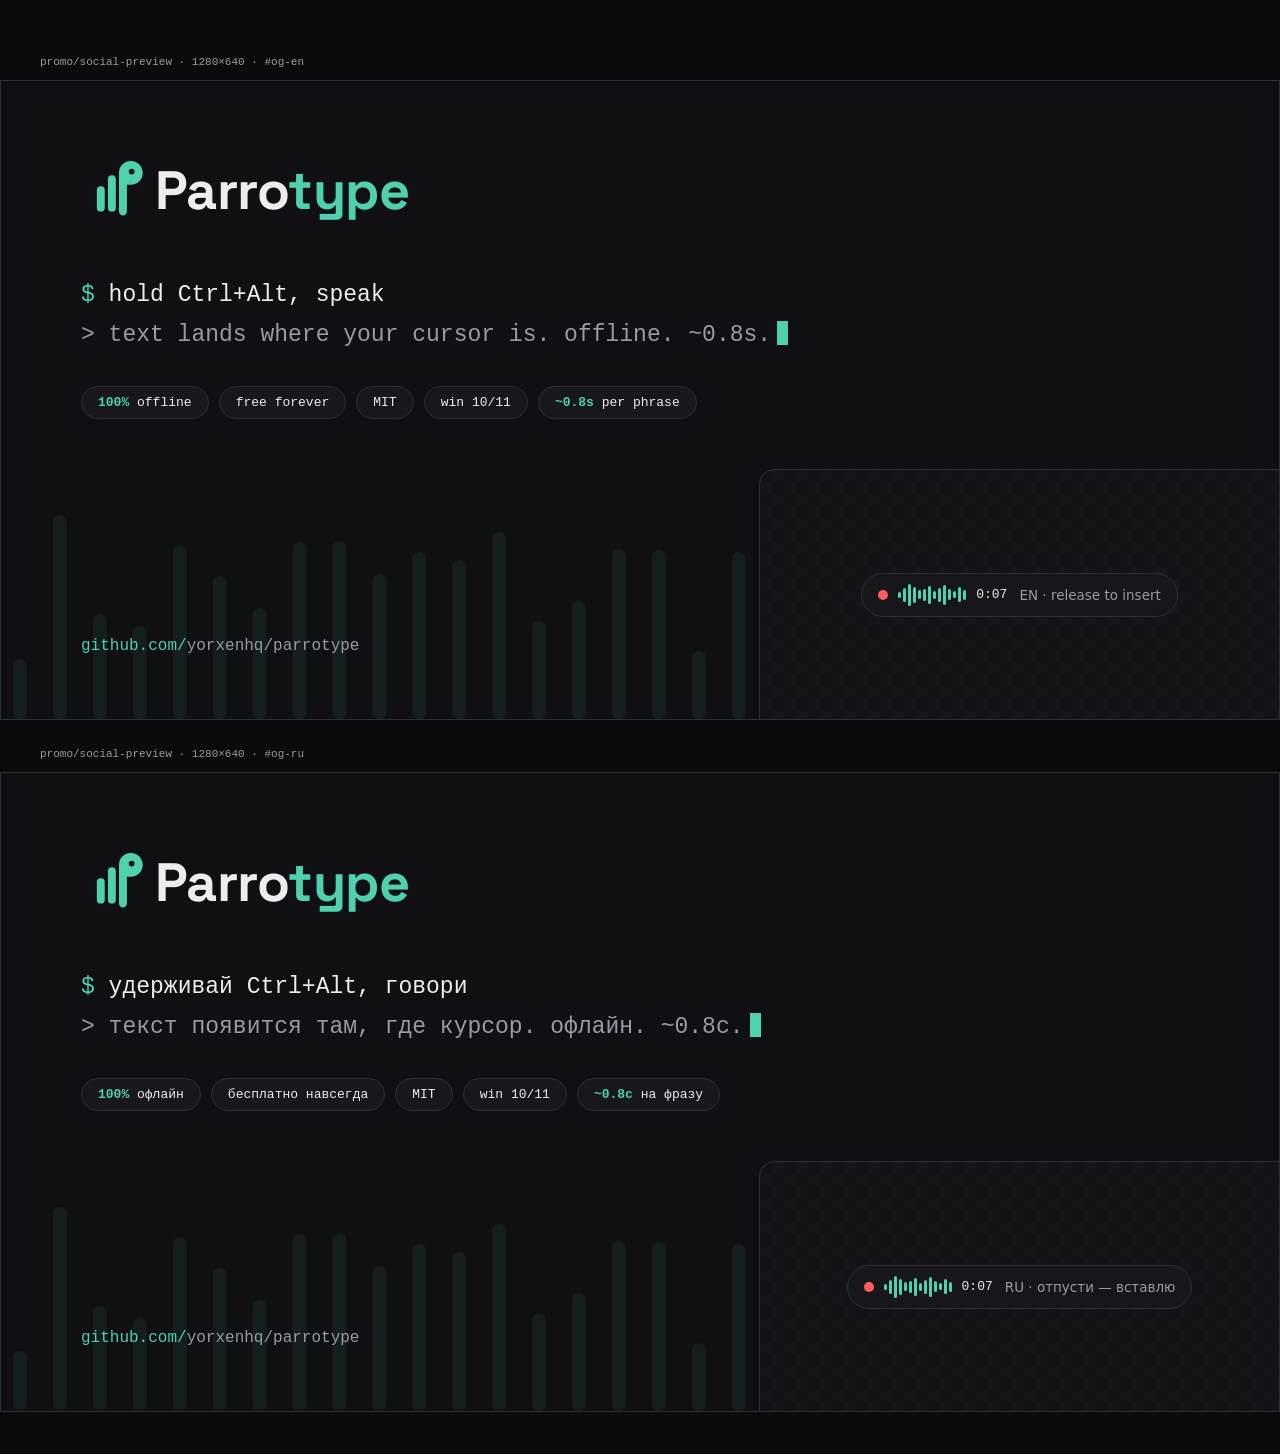
<file: design/kit/promo/social-preview.html>
<!-- @dsCard group="Promo" viewport="1380x1490" name="Social preview" subtitle="Репозиторий / Open Graph — EN и RU, 1280×640" -->
<!doctype html>
<html lang="ru">
<head>
<meta charset="utf-8">
<title>Parrotype — Promo / Social preview</title>
<link rel="stylesheet" href="space-grotesk.css">
<style>
*{margin:0;padding:0;box-sizing:border-box}
body{background:#0B0B0E;font-family:"Segoe UI Variable","Segoe UI",system-ui,sans-serif;color:#ECECF1;padding:40px;display:flex;flex-direction:column;gap:12px;align-items:center}
.cap{font-family:"Cascadia Mono","Consolas",monospace;font-size:11px;color:#9A9AA6;align-self:flex-start;margin-top:16px}
.card{position:relative;width:1280px;height:640px;background:#101014;border:1px solid #2E2E36;position:relative;overflow:hidden;padding:72px 80px;display:flex;flex-direction:column}
.top{display:flex;align-items:center;gap:2px}
.top .wordmark{margin-left:-4px}
.wordmark{font-family:'Space Grotesk','Segoe UI Variable','Segoe UI';font-size:54px;font-weight:700;letter-spacing:-0.01em;line-height:1}
.wordmark .a{color:#4FD1B0}
.tagline{font-family:"Cascadia Mono","Consolas",monospace;font-size:23px;color:#ECECF1;margin-top:46px;max-width:860px;line-height:1.75}
.tagline{white-space:nowrap}
.tagline .p{color:#4FD1B0}
.cur{display:inline-block;width:11px;height:24px;background:#4FD1B0;vertical-align:-4px;margin-left:6px}
.tagline .m{color:#9A9AA6}
.chips{display:flex;gap:10px;margin-top:30px}
.chip{font-family:"Cascadia Mono","Consolas",monospace;font-size:13px;border:1px solid #2E2E36;border-radius:999px;padding:8px 16px;background:#17171C;white-space:nowrap}
.chip b{color:#4FD1B0;font-weight:600}
.repo{position:absolute;left:80px;bottom:64px;font-family:"Cascadia Mono","Consolas",monospace;font-size:16px;color:#9A9AA6}
.repo b{color:#4FD1B0;font-weight:400}
.stage{position:absolute;right:0;bottom:0;width:520px;height:250px;background:repeating-conic-gradient(#15151A 0% 25%,#121217 0% 50%) 0 0/24px 24px;border-left:1px solid #2E2E36;border-top:1px solid #2E2E36;border-top-left-radius:16px;display:flex;align-items:center;justify-content:center}
.pill{height:44px;border-radius:22px;background:rgba(23,23,28,.88);border:1px solid #2E2E36;display:inline-flex;align-items:center;padding:0 16px;font-size:13.5px;white-space:nowrap}
.rec{width:10px;height:10px;border-radius:50%;background:#FF5C5C;flex:none}
.wave{display:flex;align-items:center;gap:2px;height:24px;margin-left:10px}
.wave i{width:3px;border-radius:1.5px;background:#4FD1B0;display:block}
.timer{font-family:"Cascadia Mono","Consolas",monospace;font-size:13px;margin-left:10px}
.hint{color:#9A9AA6;margin-left:12px}
a{color:#4FD1B0}a:hover{color:#7FE3C9}
</style>
</head>
<body>
<div class="cap">promo/social-preview · 1280×640 · #og-en</div>
<div class="card" id="og-en">
<svg class="wavebg" style="position:absolute;left:0;bottom:0;width:100%;height:240px;z-index:0;pointer-events:none" viewBox="0 0 1280 240" preserveAspectRatio="none"><g fill="#4FD1B0" opacity="0.07"><rect x="12" y="180" width="14" height="60" rx="7"></rect><rect x="52" y="36" width="14" height="204" rx="7"></rect><rect x="92" y="135" width="14" height="105" rx="7"></rect><rect x="132" y="147" width="14" height="93" rx="7"></rect><rect x="172" y="66" width="14" height="174" rx="7"></rect><rect x="212" y="97" width="14" height="143" rx="7"></rect><rect x="252" y="129" width="14" height="111" rx="7"></rect><rect x="292" y="63" width="14" height="177" rx="7"></rect><rect x="332" y="62" width="14" height="178" rx="7"></rect><rect x="372" y="95" width="14" height="145" rx="7"></rect><rect x="412" y="73" width="14" height="167" rx="7"></rect><rect x="452" y="81" width="14" height="159" rx="7"></rect><rect x="492" y="53" width="14" height="187" rx="7"></rect><rect x="532" y="142" width="14" height="98" rx="7"></rect><rect x="572" y="122" width="14" height="118" rx="7"></rect><rect x="612" y="70" width="14" height="170" rx="7"></rect><rect x="652" y="71" width="14" height="169" rx="7"></rect><rect x="692" y="172" width="14" height="68" rx="7"></rect><rect x="732" y="73" width="14" height="167" rx="7"></rect><rect x="772" y="107" width="14" height="133" rx="7"></rect><rect x="812" y="36" width="14" height="204" rx="7"></rect><rect x="852" y="54" width="14" height="186" rx="7"></rect><rect x="892" y="161" width="14" height="79" rx="7"></rect><rect x="932" y="100" width="14" height="140" rx="7"></rect><rect x="972" y="36" width="14" height="204" rx="7"></rect><rect x="1012" y="73" width="14" height="167" rx="7"></rect><rect x="1052" y="80" width="14" height="160" rx="7"></rect><rect x="1092" y="90" width="14" height="150" rx="7"></rect><rect x="1132" y="38" width="14" height="202" rx="7"></rect><rect x="1172" y="38" width="14" height="202" rx="7"></rect><rect x="1212" y="122" width="14" height="118" rx="7"></rect><rect x="1252" y="128" width="14" height="112" rx="7"></rect></g></svg>
  <div class="top">
    <svg width="76" height="76" viewBox="0 0 96 96" xmlns="http://www.w3.org/2000/svg"><rect x="20" y="42" width="10" height="32" rx="5" fill="#4FD1B0"></rect><rect x="34" y="28" width="10" height="46" rx="5" fill="#4FD1B0"></rect><path d="M48 74 L48 25 C48 16 54.8 10 63 10 C71.5 10 78 16.5 78 25 C78 33.5 71.5 40 63 40 L58 40 L58 74 C58 76.8 55.8 79 53 79 C50.2 79 48 76.8 48 74 Z" fill="#4FD1B0"></path><circle cx="64" cy="23.5" r="3.6" fill="#101014"></circle></svg>
    <div class="wordmark">Parro<span class="a">type</span></div>
  </div>
  <div class="tagline"><span class="p">$</span> hold Ctrl+Alt, speak<br><span class="m">&gt; text lands where your cursor is. offline. ~0.8s.</span><span class="cur"></span></div>
  <div class="chips"><span class="chip"><b>100%</b> offline</span><span class="chip">free forever</span><span class="chip">MIT</span><span class="chip">win 10/11</span><span class="chip"><b>~0.8s</b> per phrase</span></div>
  <div class="repo"><b>github.com/</b>yorxenhq/parrotype</div>
  <div class="stage"><div class="pill"><span class="rec"></span><span class="wave"><i style="height:6px"></i><i style="height:14px"></i><i style="height:22px"></i><i style="height:16px"></i><i style="height:9px"></i><i style="height:12px"></i><i style="height:18px"></i><i style="height:8px"></i><i style="height:14px"></i><i style="height:20px"></i><i style="height:11px"></i><i style="height:7px"></i><i style="height:15px"></i><i style="height:10px"></i></span><span class="timer">0:07</span><span class="hint">EN · release to insert</span></div></div>
</div>
<div class="cap">promo/social-preview · 1280×640 · #og-ru</div>
<div class="card" id="og-ru">
<svg class="wavebg" style="position:absolute;left:0;bottom:0;width:100%;height:240px;z-index:0;pointer-events:none" viewBox="0 0 1280 240" preserveAspectRatio="none"><g fill="#4FD1B0" opacity="0.07"><rect x="12" y="180" width="14" height="60" rx="7"></rect><rect x="52" y="36" width="14" height="204" rx="7"></rect><rect x="92" y="135" width="14" height="105" rx="7"></rect><rect x="132" y="147" width="14" height="93" rx="7"></rect><rect x="172" y="66" width="14" height="174" rx="7"></rect><rect x="212" y="97" width="14" height="143" rx="7"></rect><rect x="252" y="129" width="14" height="111" rx="7"></rect><rect x="292" y="63" width="14" height="177" rx="7"></rect><rect x="332" y="62" width="14" height="178" rx="7"></rect><rect x="372" y="95" width="14" height="145" rx="7"></rect><rect x="412" y="73" width="14" height="167" rx="7"></rect><rect x="452" y="81" width="14" height="159" rx="7"></rect><rect x="492" y="53" width="14" height="187" rx="7"></rect><rect x="532" y="142" width="14" height="98" rx="7"></rect><rect x="572" y="122" width="14" height="118" rx="7"></rect><rect x="612" y="70" width="14" height="170" rx="7"></rect><rect x="652" y="71" width="14" height="169" rx="7"></rect><rect x="692" y="172" width="14" height="68" rx="7"></rect><rect x="732" y="73" width="14" height="167" rx="7"></rect><rect x="772" y="107" width="14" height="133" rx="7"></rect><rect x="812" y="36" width="14" height="204" rx="7"></rect><rect x="852" y="54" width="14" height="186" rx="7"></rect><rect x="892" y="161" width="14" height="79" rx="7"></rect><rect x="932" y="100" width="14" height="140" rx="7"></rect><rect x="972" y="36" width="14" height="204" rx="7"></rect><rect x="1012" y="73" width="14" height="167" rx="7"></rect><rect x="1052" y="80" width="14" height="160" rx="7"></rect><rect x="1092" y="90" width="14" height="150" rx="7"></rect><rect x="1132" y="38" width="14" height="202" rx="7"></rect><rect x="1172" y="38" width="14" height="202" rx="7"></rect><rect x="1212" y="122" width="14" height="118" rx="7"></rect><rect x="1252" y="128" width="14" height="112" rx="7"></rect></g></svg>
  <div class="top">
    <svg width="76" height="76" viewBox="0 0 96 96" xmlns="http://www.w3.org/2000/svg"><rect x="20" y="42" width="10" height="32" rx="5" fill="#4FD1B0"></rect><rect x="34" y="28" width="10" height="46" rx="5" fill="#4FD1B0"></rect><path d="M48 74 L48 25 C48 16 54.8 10 63 10 C71.5 10 78 16.5 78 25 C78 33.5 71.5 40 63 40 L58 40 L58 74 C58 76.8 55.8 79 53 79 C50.2 79 48 76.8 48 74 Z" fill="#4FD1B0"></path><circle cx="64" cy="23.5" r="3.6" fill="#101014"></circle></svg>
    <div class="wordmark">Parro<span class="a">type</span></div>
  </div>
  <div class="tagline"><span class="p">$</span> удерживай Ctrl+Alt, говори<br><span class="m">&gt; текст появится там, где курсор. офлайн. ~0.8с.</span><span class="cur"></span></div>
  <div class="chips"><span class="chip"><b>100%</b> офлайн</span><span class="chip">бесплатно навсегда</span><span class="chip">MIT</span><span class="chip">win 10/11</span><span class="chip"><b>~0.8с</b> на фразу</span></div>
  <div class="repo"><b>github.com/</b>yorxenhq/parrotype</div>
  <div class="stage"><div class="pill"><span class="rec"></span><span class="wave"><i style="height:6px"></i><i style="height:14px"></i><i style="height:22px"></i><i style="height:16px"></i><i style="height:9px"></i><i style="height:12px"></i><i style="height:18px"></i><i style="height:8px"></i><i style="height:14px"></i><i style="height:20px"></i><i style="height:11px"></i><i style="height:7px"></i><i style="height:15px"></i><i style="height:10px"></i></span><span class="timer">0:07</span><span class="hint">RU · отпусти — вставлю</span></div></div>
</div>
</body>
</html>
</file>
<file: design/kit/promo/space-grotesk.css>
/* Space Grotesk (OFL 1.1) — the same woff2 the site bundles */
@font-face{font-family:'Space Grotesk';src:url(../../../docs/site/fonts/space-grotesk.woff2) format('woff2');font-weight:300 700}
</file>
